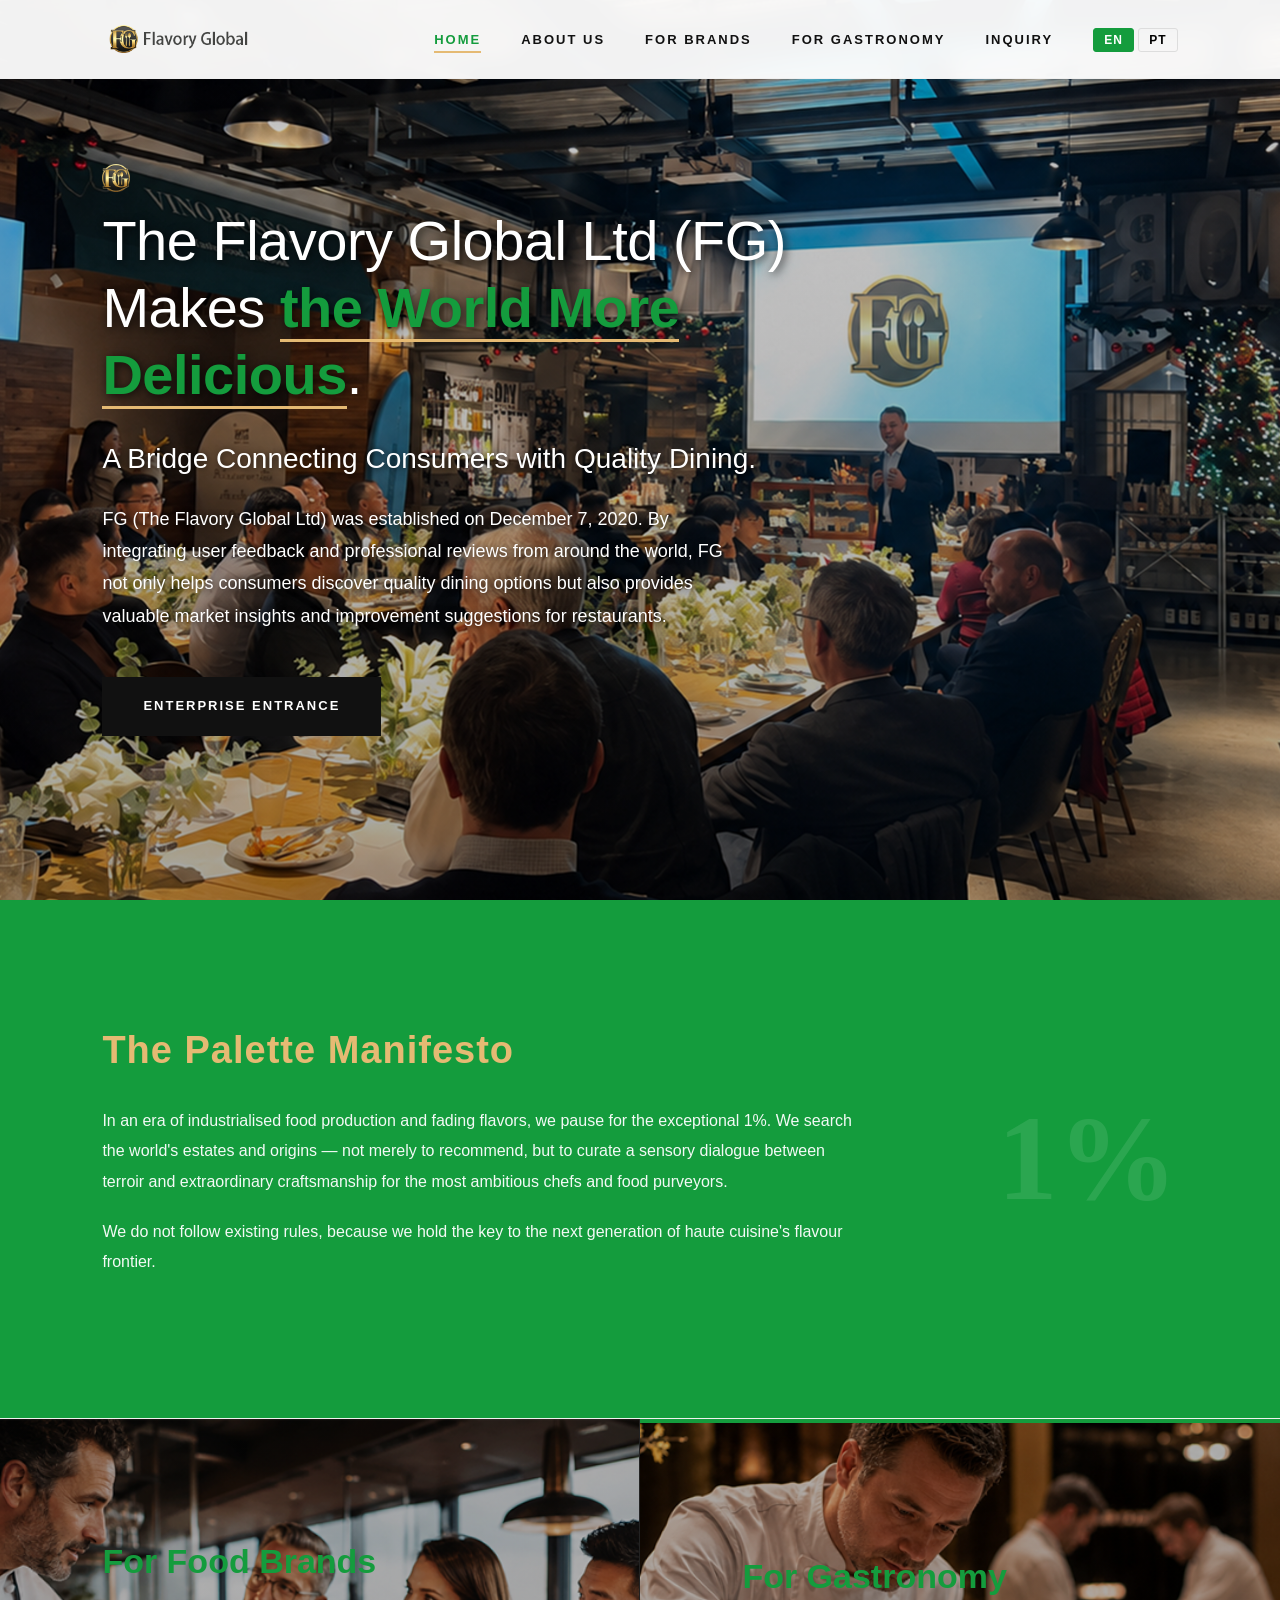
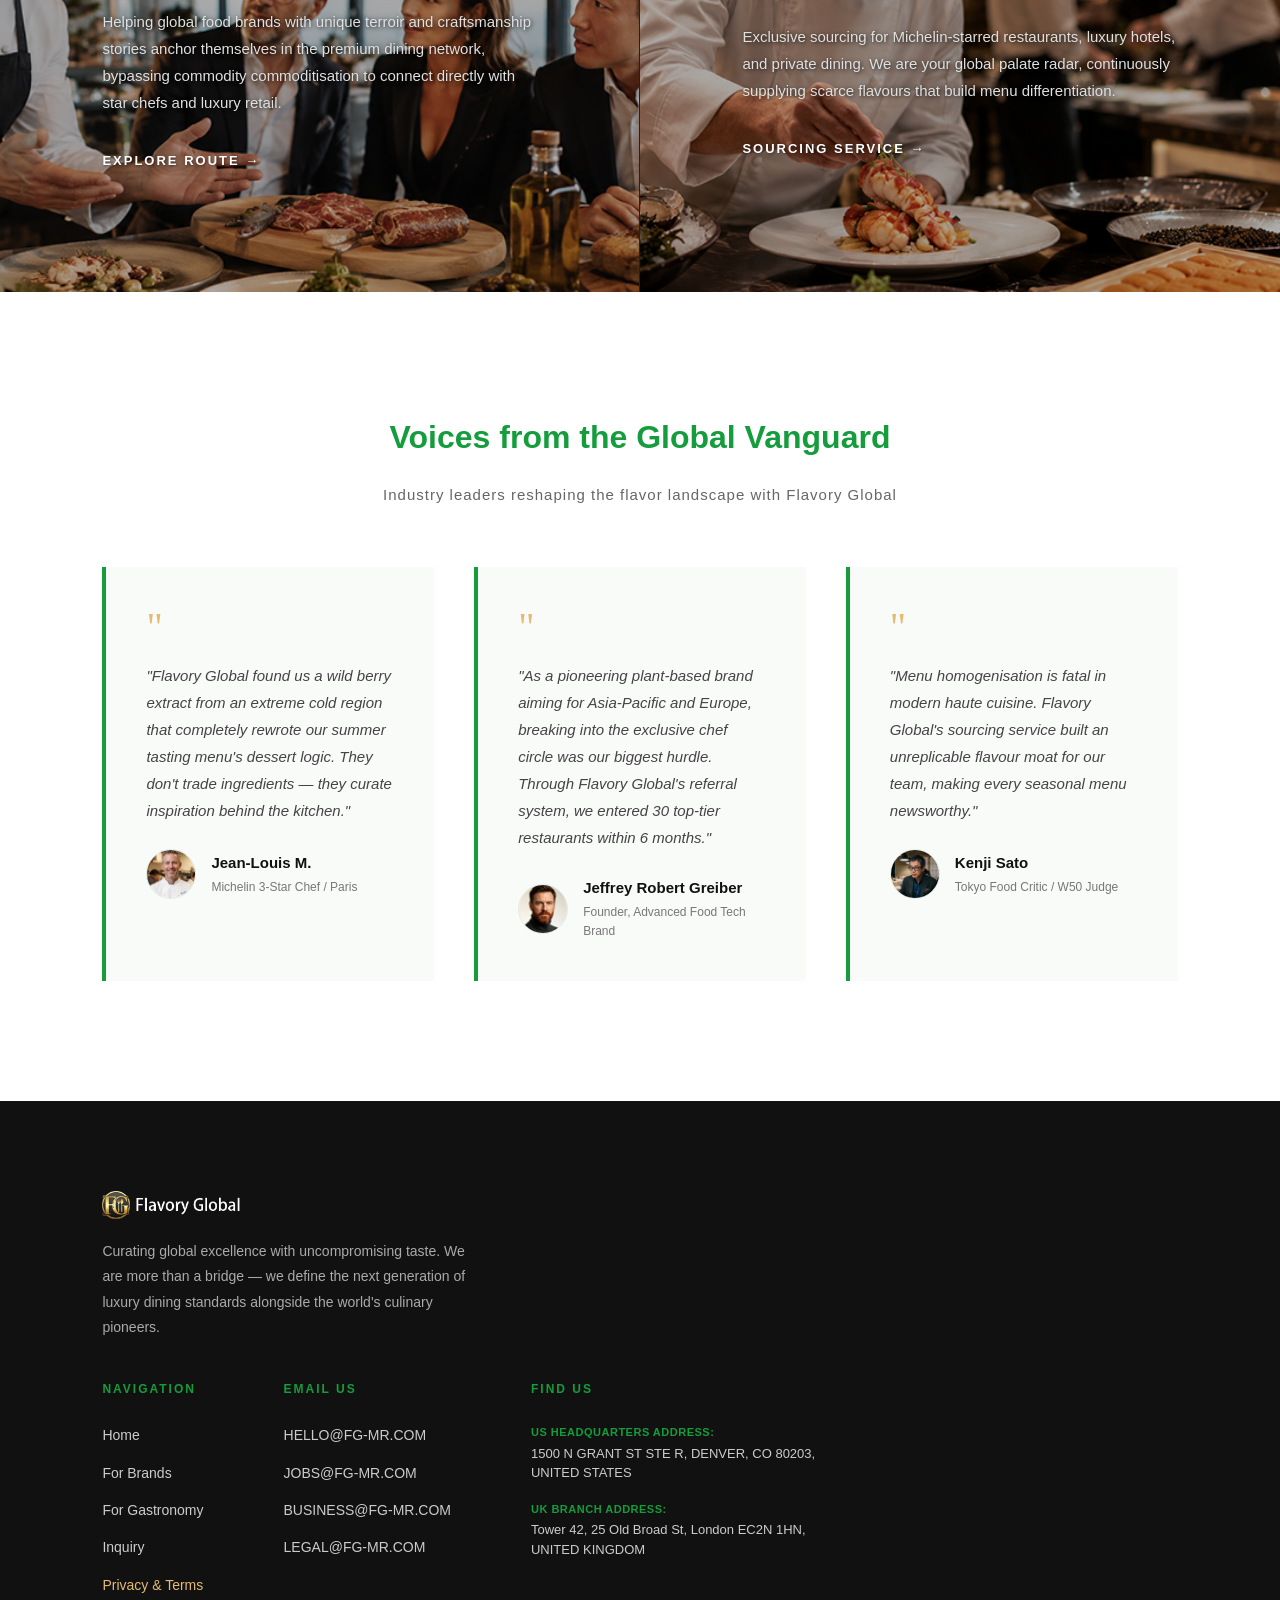
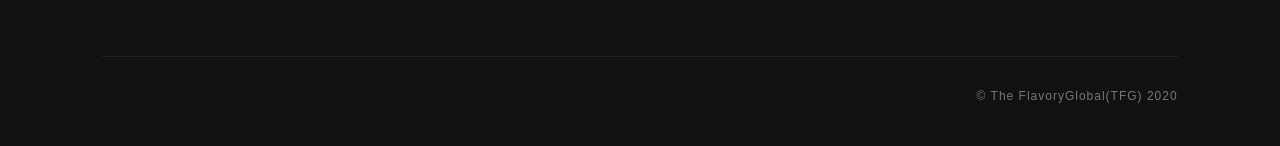
<file: index.html>
<!DOCTYPE html>

<html lang="en">
<head>
<meta charset="utf-8"/>
<meta content="width=device-width, initial-scale=1.0" name="viewport"/>
<link rel="icon" type="image/png" href="images/badge.png">
    <title>Flavory Global | Global Food Curator</title>
<style>
        * { margin: 0; padding: 0; box-sizing: border-box; }
        body { font-family: -apple-system, BlinkMacSystemFont, "Segoe UI", Roboto, "Helvetica Neue", Arial, sans-serif; background-color: #ffffff; color: #111111; line-height: 1.6; overflow-x: hidden; }
        a { text-decoration: none; color: inherit; transition: all 0.3s ease; }
        
        .badge { height: 28px; display: inline-block; vertical-align: middle; margin-bottom: 15px; }

        .hero-banner { 
            height: 100vh; 
            display: flex; 
            align-items: center; 
            padding: 0 8%; 
            background: linear-gradient(rgba(0,0,0,0.2), rgba(0,0,0,0.35)), url('images/home-hero-bg-v2.png') no-repeat center center/cover; 
            position: relative; 
            animation: fadeIn 1.2s ease; 
        }
        .hero-content { max-width: 850px; }
        .hero h1 { 
            font-size: 56px; 
            font-weight: 400; 
            line-height: 1.2; 
            letter-spacing: -0.5px; 
            margin-bottom: 30px; 
            color: #ffffff; 
            text-shadow: 2px 2px 10px rgba(0, 0, 0, 0.75); 
        }
        .hero h1 b { font-weight: 800; color: #149C3D; border-bottom: 3px solid #E5BA73; }
        .hero h2 {
            font-size: 28px;
            font-weight: 400;
            color: #ffffff;
            margin-bottom: 25px;
            line-height: 1.4;
            text-shadow: 1px 1px 6px rgba(0, 0, 0, 0.7);
        }
        .hero p { 
            font-size: 18px; 
            color: #ffffff; 
            max-width: 650px; 
            margin-bottom: 45px; 
            font-weight: 300; 
            line-height: 1.8; 
            text-shadow: 1px 1px 6px rgba(0, 0, 0, 0.7); 
        }
        .cta-btn { display: inline-block; padding: 18px 40px; background-color: #111111; color: #ffffff; font-size: 13px; letter-spacing: 2px; font-weight: 600; text-transform: uppercase; border: 1px solid #111111; }
        .cta-btn:hover { background-color: #149C3D; border-color: #149C3D; color: #ffffff; transform: translateY(-3px); box-shadow: 0 10px 20px rgba(20,156,61,0.2); }

        .stats-section { padding: 80px 8%; display: flex; justify-content: space-between; background-color: #ffffff; border-bottom: 1px solid #f0f0f0; }
        .stat-card { text-align: center; width: 22%; }
        .stat-num { font-size: 48px; font-weight: 800; color: #149C3D; font-family: Georgia, serif; margin-bottom: 10px; }
        .stat-num span { color: #E5BA73; }
        .stat-label { font-size: 14px; color: #666666; letter-spacing: 1px; }

        .manifesto-banner { background-color: #149C3D; color: #ffffff; padding: 120px 8%; display: flex; align-items: center; justify-content: space-between; gap: 60px; }
        .manifesto-text { max-width: 750px; }
        .manifesto-text h2 { font-size: 38px; font-weight: 700; margin-bottom: 25px; letter-spacing: 1px; color: #E5BA73; }
        .manifesto-text p { font-size: 16px; line-height: 1.9; opacity: 0.95; font-weight: 300; margin-bottom: 20px; }
        .manifesto-accent { font-size: 120px; font-weight: 800; color: rgba(255,255,255,0.1); font-family: Georgia, serif; line-height: 1; }

        .split-section { display: flex; width: 100%; border-top: 1px solid #f0f0f0; }
        .split-card { 
            width: 50%; 
            padding: 120px 8%; 
            display: flex; 
            flex-direction: column; 
            justify-content: center; 
            position: relative; 
            transition: all 0.4s ease; 
            background-repeat: no-repeat;
            background-position: center;
            background-size: cover;
        }
        .split-card:first-child { 
            border-right: 1px solid #222222; 
            background-image: linear-gradient(rgba(0, 0, 0, 0.3), rgba(0, 0, 0, 0.3)), url('images/home-split-brands-v1.png');
        }
        .split-card:last-child { 
            border-top: 4px solid #149C3D; 
            background-image: linear-gradient(rgba(0, 0, 0, 0.3), rgba(0, 0, 0, 0.3)), url('images/home-split-gastro-v1.png');
        }
        .split-card:hover { transform: translateY(-5px); box-shadow: 0 15px 30px rgba(0,0,0,0.2); z-index: 2; }
        .split-card h2 { font-size: 34px; font-weight: 400; margin-bottom: 25px; line-height: 1.3; color: #ffffff; text-shadow: 1px 1px 5px rgba(0,0,0,0.8); }
        .split-card h2 span { color: #149C3D; font-weight: 800; text-shadow: none; }
        .split-card p { color: #e0e0e0; margin-bottom: 35px; font-size: 15px; max-width: 480px; line-height: 1.8; text-shadow: 1px 1px 4px rgba(0,0,0,0.8); }
        .arrow-link { font-size: 13px; font-weight: 700; letter-spacing: 2px; text-transform: uppercase; color: #ffffff; display: inline-flex; align-items: center; gap: 8px; text-shadow: 1px 1px 3px rgba(0,0,0,0.5); }
        .arrow-link:hover { color: #E5BA73; }

        .reviews-section { padding: 120px 8%; background-color: #ffffff; text-align: center; }
        .section-title { font-size: 32px; font-weight: 700; color: #111111; margin-bottom: 20px; }
        .section-title span { color: #149C3D; }
        .section-subtitle { font-size: 15px; color: #666666; margin-bottom: 60px; letter-spacing: 1px; }
        .reviews-grid { display: grid; grid-template-columns: repeat(3, 1fr); gap: 40px; text-align: left; }
        .review-card { padding: 40px; background-color: #f9fbf9; border-left: 4px solid #149C3D; transition: all 0.3s; }
        .review-card:hover { transform: translateY(-5px); box-shadow: 0 10px 25px rgba(0,0,0,0.03); }
        .quote-icon { font-size: 40px; color: #E5BA73; font-family: Georgia, serif; line-height: 1; margin-bottom: 15px; display: block; }
        .review-text { font-size: 15px; color: #444444; line-height: 1.8; margin-bottom: 25px; font-style: italic; }
        .review-author { display: flex; align-items: center; gap: 15px; }
        .author-avatar-img { width: 50px; height: 50px; border-radius: 50%; object-fit: cover; border: 1px solid #e2ede5; background-color: #f0f0f0; }
        .author-info h5 { font-size: 15px; font-weight: 700; color: #111111; margin-bottom: 3px; }
        .author-info p { font-size: 12px; color: #777777; }

        @media (max-width: 960px) {
            .hero h1 { font-size: 36px; }
            .hero h2 { font-size: 22px; }
            .split-card { padding: 80px 5%; }
            .reviews-grid { grid-template-columns: repeat(2, 1fr); }
            .manifesto-banner { flex-direction: column; text-align: center; padding: 80px 5%; }
            .manifesto-accent { display: none; }
        }
        @media (max-width: 720px) {
            .hero-banner { padding-top: 80px; }
            .hero h1 { font-size: 30px; }
            .hero h2 { font-size: 20px; }
            .hero p { font-size: 15px; }
            .badge { height: 20px; margin-bottom: 10px; }
            .stats-section { flex-direction: column; gap: 40px; padding: 60px 5%; }
            .stat-card { width: 100%; }
            .split-section { flex-direction: column; }
            .split-card { width: 100%; padding: 60px 5%; border-right: none; }
            .split-card:last-child { border-top: none; }
            .reviews-section { padding: 60px 5%; }
            .reviews-grid { grid-template-columns: 1fr; }
        }
        @keyframes fadeIn { from { opacity: 0; transform: translateY(15px); } to { opacity: 1; transform: translateY(0); } }
    </style>
<link href="css/components.css" rel="stylesheet"/>
</head>
<body>
<site-header id="index_site-header"></site-header>
<section class="hero hero-banner" id="index_hero">
<div class="hero-content" id="index_hero-content">
<img alt="Flavory Global Badge" class="badge" id="index_badge" src="images/badge.png"/>
<h1 id="index_hero-title">
<span class="lang-en" id="index_hero-title-en">The Flavory Global Ltd (FG) Makes <b id="index_hero-bold">the World More Delicious</b>.</span>
<span class="lang-pt" hidden="" id="index_hero-title-pt">The Flavory Global Ltd (FG) Torna o Mundo <b id="index_hero-bold-pt">Mais Saboroso</b>.</span>
</h1>
<h2 id="index_hero-subtitle">
<span class="lang-en" id="index_hero-subtitle-en">A Bridge Connecting Consumers with Quality Dining.</span>
<span class="lang-pt" hidden="" id="index_hero-subtitle-pt">Uma Ponte Conectando Consumidores a Gastronomia de Qualidade.</span>
</h2>
<p id="index_hero-desc">
<span class="lang-en" id="index_hero-desc-en">FG (The Flavory Global Ltd) was established on December 7, 2020. By integrating user feedback and professional reviews from around the world, FG not only helps consumers discover quality dining options but also provides valuable market insights and improvement suggestions for restaurants.</span>
<span class="lang-pt" hidden="" id="index_hero-desc-pt">A FG (The Flavory Global Ltd) foi fundada em 7 de dezembro de 2020. Integrando feedback de usuarios e avaliacoes profissionais de todo o mundo, a FG nao apenas ajuda consumidores a descobrir opcoes gastronomicas de qualidade, mas tambem fornece insights valiosos de mercado e sugestoes de melhoria para restaurantes.</span>
</p>
<a class="cta-btn" href="inquiry.html" id="index_cta-btn">
<span class="lang-en" id="index_cta-en">Enterprise Entrance</span>
<span class="lang-pt" hidden="" id="index_cta-pt">Acesso Corporativo</span>
</a>
</div>
</section>
<section class="stats-section" id="index_stats" style="display:none">
<div class="stat-card" id="index_stat-card-1">
<div class="stat-num" id="index_stat-num-1">45<span id="index_stat-plus-1">+</span></div>
<div class="stat-label" id="index_stat-label-1">
<span class="lang-en" id="index_stat-label-1-en">Countries &amp; Terroirs Covered</span>
<span class="lang-pt" hidden="" id="index_stat-label-1-pt">Paises &amp; Territorios Atendidos</span>
</div>
</div>
<div class="stat-card" id="index_stat-card-2">
<div class="stat-num" id="index_stat-num-2">120<span id="index_stat-plus-2">+</span></div>
<div class="stat-label" id="index_stat-label-2">
<span class="lang-en" id="index_stat-label-2-en">Michelin-starred Chefs Partnered</span>
<span class="lang-pt" hidden="" id="index_stat-label-2-pt">Chefs Estrelados em Parceria</span>
</div>
</div>
<div class="stat-card" id="index_stat-card-3">
<div class="stat-num" id="index_stat-num-3">300<span id="index_stat-plus-3">+</span></div>
<div class="stat-label" id="index_stat-label-3">
<span class="lang-en" id="index_stat-label-3-en">Premium Innovative Foods Curated</span>
<span class="lang-pt" hidden="" id="index_stat-label-3-pt">Alimentos Inovadores Selecionados</span>
</div>
</div>
<div class="stat-card" id="index_stat-card-4">
<div class="stat-num" id="index_stat-num-4">98<span id="index_stat-percent-4">%</span></div>
<div class="stat-label" id="index_stat-label-4">
<span class="lang-en" id="index_stat-label-4-en">Global Brand Retention Rate</span>
<span class="lang-pt" hidden="" id="index_stat-label-4-pt">Taxa de Retencao Global</span>
</div>
</div>
</section>
<section class="manifesto-banner" id="index_manifesto">
<div class="manifesto-text" id="index_manifesto-text">
<h2 id="index_manifesto-title">
<span class="lang-en" id="index_manifesto-title-en">The Palette Manifesto</span>
<span class="lang-pt" hidden="" id="index_manifesto-title-pt">O Manifesto do Paladar</span>
</h2>
<p id="index_manifesto-p1">
<span class="lang-en" id="index_manifesto-p1-en">In an era of industrialised food production and fading flavors, we pause for the exceptional 1%. We search the world's estates and origins — not merely to recommend, but to curate a sensory dialogue between terroir and extraordinary craftsmanship for the most ambitious chefs and food purveyors.</span>
<span class="lang-pt" hidden="" id="index_manifesto-p1-pt">Numa era de producao industrializada e sabores enfraquecidos, paramos para o 1% excepcional. Percorremos fazendas e origens do mundo — nao apenas para recomendar, mas para curar um dialogo sensorial entre terroir e artesanato extraordinario para os chefs mais ambiciosos.</span>
</p>
<p id="index_manifesto-p2">
<span class="lang-en" id="index_manifesto-p2-en">We do not follow existing rules, because we hold the key to the next generation of haute cuisine's flavour frontier.</span>
<span class="lang-pt" hidden="" id="index_manifesto-p2-pt">Nao seguimos regras existentes, pois possuimos a chave para a proxima geracao da fronteira de sabores da alta gastronomia.</span>
</p>
</div>
<div class="manifesto-accent" id="index_manifesto-accent">1%</div>
</section>
<section class="split-section" id="index_split-section">
<div class="split-card" id="index_split-card-1">
<h2 id="index_split-h2-1">
<span class="lang-en" id="index_split-h2-1-en">For Food <span id="index_split-h2-1-highlight">Brands</span></span>
<span class="lang-pt" hidden="" id="index_split-h2-1-pt">Para <span id="index_split-h2-1-highlight-pt">Marcas</span> Alimenticias</span>
</h2>
<p id="index_split-p-1">
<span class="lang-en" id="index_split-p1-en">Helping global food brands with unique terroir and craftsmanship stories anchor themselves in the premium dining network, bypassing commodity commoditisation to connect directly with star chefs and luxury retail.</span>
<span class="lang-pt" hidden="" id="index_split-p1-pt">Ajudamos marcas alimenticias globais com historias unicas de terroir a se posicionarem na rede gastronomica premium, conectando-se diretamente com chefs estrelados e varejo de luxo.</span>
</p>
<a class="arrow-link" href="brands.html" id="index_split-link-1">
<span class="lang-en" id="index_split-link-1-en">Explore Route →</span>
<span class="lang-pt" hidden="" id="index_split-link-1-pt">Explorar Rota →</span>
</a>
</div>
<div class="split-card" id="index_split-card-2">
<h2 id="index_split-h2-2">
<span class="lang-en" id="index_split-h2-2-en">For <span id="index_split-h2-2-highlight" style="color:#149C3D;">Gastronomy</span></span>
<span class="lang-pt" hidden="" id="index_split-h2-2-pt">Para a <span id="index_split-h2-2-highlight-pt" style="color:#149C3D;">Gastronomia</span></span>
</h2>
<p id="index_split-p-2">
<span class="lang-en" id="index_split-p2-en">Exclusive sourcing for Michelin-starred restaurants, luxury hotels, and private dining. We are your global palate radar, continuously supplying scarce flavours that build menu differentiation.</span>
<span class="lang-pt" hidden="" id="index_split-p2-pt">Fornecimento exclusivo para restaurantes estrelados, hoteis de luxo e jantares privados. Somos seu radar global de paladar, fornecendo continuamente sabores raros que constroem diferenciacao de menu.</span>
</p>
<a class="arrow-link" href="gastronomy.html" id="index_split-link-2">
<span class="lang-en" id="index_split-link-2-en">Sourcing Service →</span>
<span class="lang-pt" hidden="" id="index_split-link-2-pt">Servico de Fornecimento →</span>
</a>
</div>
</section>
<section class="reviews-section" id="index_reviews">
<h3 class="section-title" id="index_reviews-title">
<span class="lang-en" id="index_reviews-title-en">Voices from the <span id="index_reviews-title-highlight">Global Vanguard</span></span>
<span class="lang-pt" hidden="" id="index_reviews-title-pt">Vozes da <span id="index_reviews-title-highlight-pt">Vanguarda Global</span></span>
</h3>
<p class="section-subtitle" id="index_reviews-subtitle">
<span class="lang-en" id="index_reviews-sub-en">Industry leaders reshaping the flavor landscape with Flavory Global</span>
<span class="lang-pt" hidden="" id="index_reviews-sub-pt">Lideres do setor transformando o cenario de sabores com a Flavory Global</span>
</p>
<div class="reviews-grid" id="index_reviews-grid">
<div class="review-card" id="index_review-card-1">
<span class="quote-icon" id="index_quote-1">"</span>
<p class="review-text" id="index_review-text-1">
<span class="lang-en" id="index_review-1-en">"Flavory Global found us a wild berry extract from an extreme cold region that completely rewrote our summer tasting menu's dessert logic. They don't trade ingredients — they curate inspiration behind the kitchen."</span>
<span class="lang-pt" hidden="" id="index_review-1-pt">"A Flavory Global encontrou um extrato de frutas silvestres de uma regiao de frio extremo que reescreveu completamente a logica da sobremesa do nosso menu de verao. Eles nao comercializam ingredientes — eles curam a inspiracao por tras da cozinha."</span>
</p>
<div class="review-author" id="index_review-author-1">
<img alt="Chef Jean-Louis M." class="author-avatar-img" id="index_avatar-chef" src="images/home-avatar-chef-v1.jpg"/>
<div class="author-info" id="index_author-info-1">
<h5 id="index_author-name-1">Jean-Louis M.</h5>
<p id="index_author-role-1">
<span class="lang-en" id="index_author-role-1-en">Michelin 3-Star Chef / Paris</span>
<span class="lang-pt" hidden="" id="index_author-role-1-pt">Chef 3 Estrelas Michelin / Paris</span>
</p>
</div>
</div>
</div>
<div class="review-card" id="index_review-card-2">
<span class="quote-icon" id="index_quote-2">"</span>
<p class="review-text" id="index_review-text-2">
<span class="lang-en" id="index_review-2-en">"As a pioneering plant-based brand aiming for Asia-Pacific and Europe, breaking into the exclusive chef circle was our biggest hurdle. Through Flavory Global's referral system, we entered 30 top-tier restaurants within 6 months."</span>
<span class="lang-pt" hidden="" id="index_review-2-pt">"Como uma marca pioneira de base vegetal com destino a Asia-Pacifico e Europa, entrar no circulo exclusivo de chefs era nosso maior desafio. Atraves do sistema de indicacao da Flavory Global, entramos em 30 restaurantes de alto nivel em 6 meses."</span>
</p>
<div class="review-author" id="index_review-author-2">
<img alt="CEO Jeffrey Robert Greiber" class="author-avatar-img" id="index_avatar-ceo" src="images/home-avatar-ceo-v1.jpg"/>
<div class="author-info" id="index_author-info-2">
<h5 id="index_author-name-2">Jeffrey Robert Greiber</h5>
<p id="index_author-role-2">
<span class="lang-en" id="index_author-role-2-en">Founder, Advanced Food Tech Brand</span>
<span class="lang-pt" hidden="" id="index_author-role-2-pt">Fundadora, Marca de Tecnologia Alimentar</span>
</p>
</div>
</div>
</div>
<div class="review-card" id="index_review-card-3">
<span class="quote-icon" id="index_quote-3">"</span>
<p class="review-text" id="index_review-text-3">
<span class="lang-en" id="index_review-3-en">"Menu homogenisation is fatal in modern haute cuisine. Flavory Global's sourcing service built an unreplicable flavour moat for our team, making every seasonal menu newsworthy."</span>
<span class="lang-pt" hidden="" id="index_review-3-pt">"A homogeneizacao de menus e fatal na alta gastronomia moderna. O servico de fornecimento da Flavory Global construiu um fosso de sabor inimitavel para nossa equipe, tornando cada menu sazonal digno de nota."</span>
</p>
<div class="review-author" id="index_review-author-3">
<img alt="Kenji Sato" class="author-avatar-img" id="index_avatar-critic" src="images/home-avatar-critic-v1.jpg"/>
<div class="author-info" id="index_author-info-3">
<h5 id="index_author-name-3">Kenji Sato</h5>
<p id="index_author-role-3">
<span class="lang-en" id="index_author-role-3-en">Tokyo Food Critic / W50 Judge</span>
<span class="lang-pt" hidden="" id="index_author-role-3-pt">Critico Gastronomico / Jurado W50</span>
</p>
</div>
</div>
</div>
</div>
</section>
<site-footer id="index_site-footer"></site-footer>
<script src="js/i18n.js"></script>
<script src="js/components.js"></script>
</body>
</html>
</file>
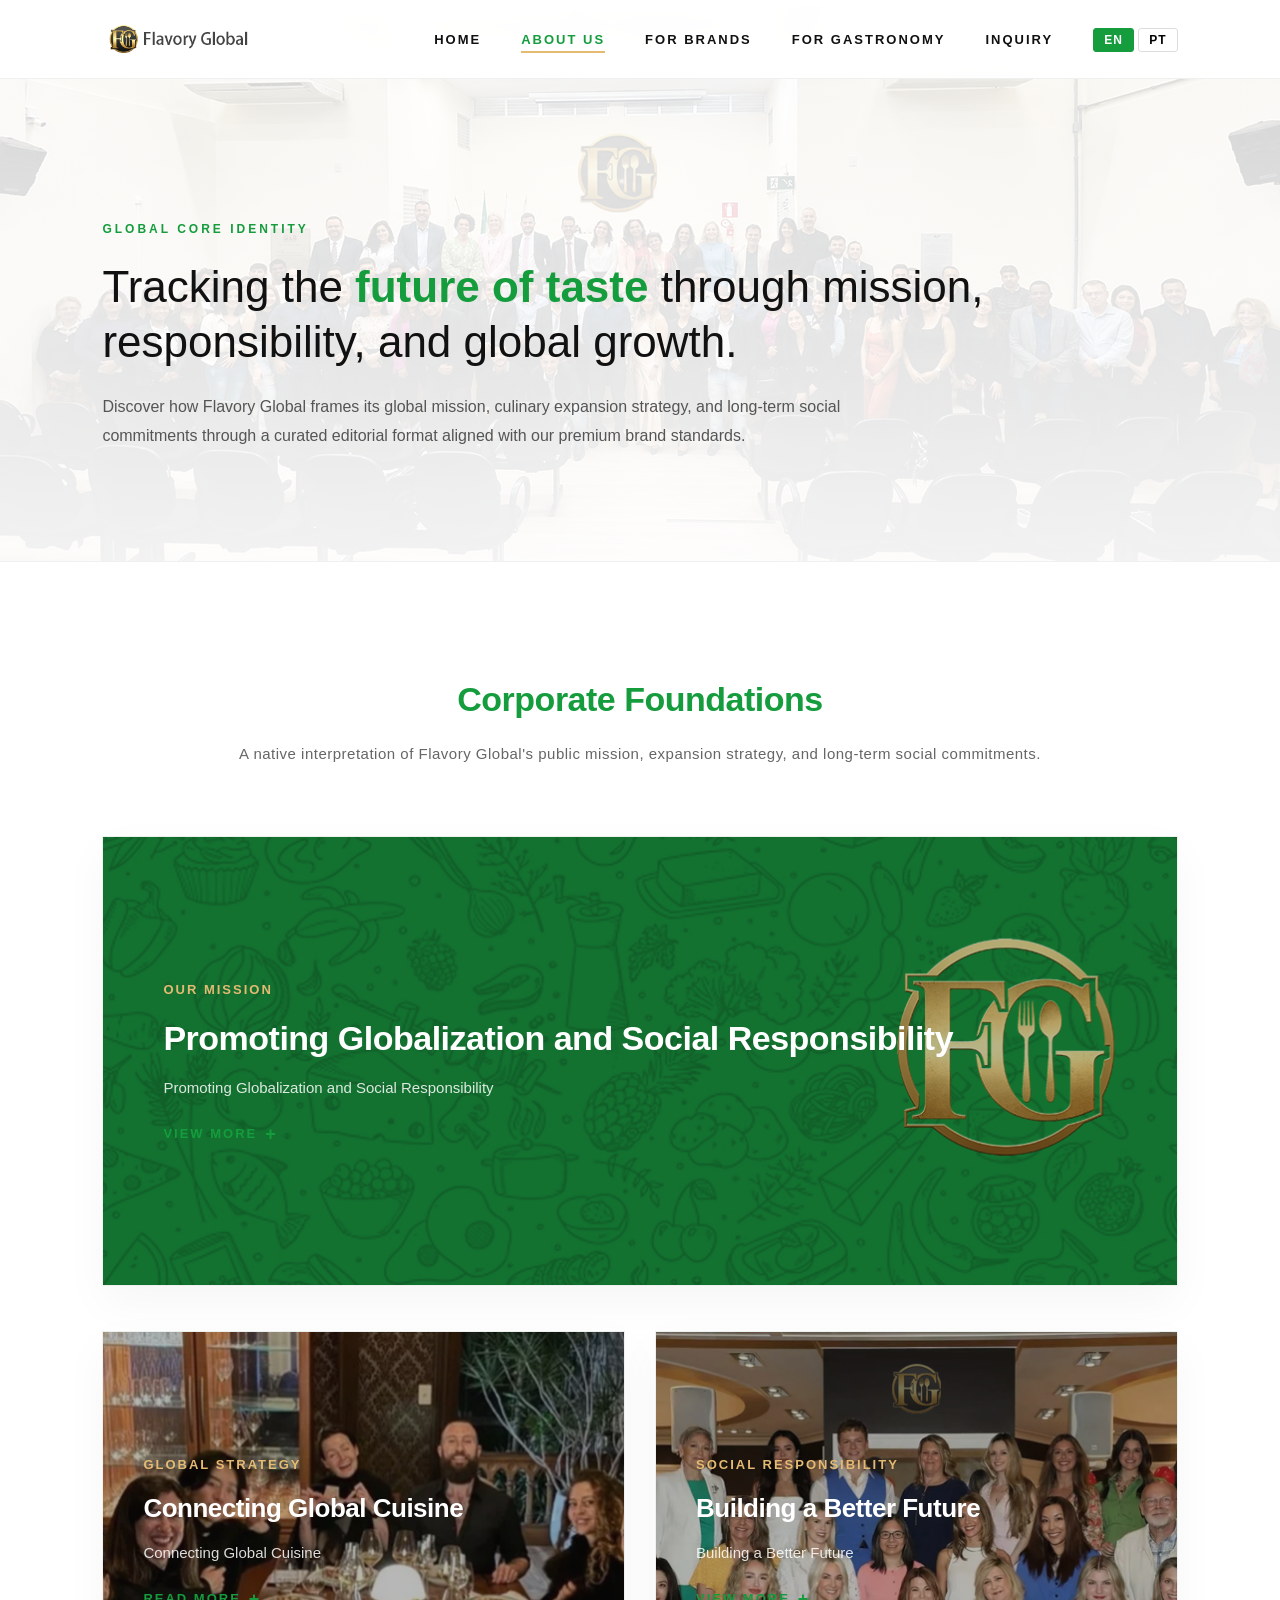
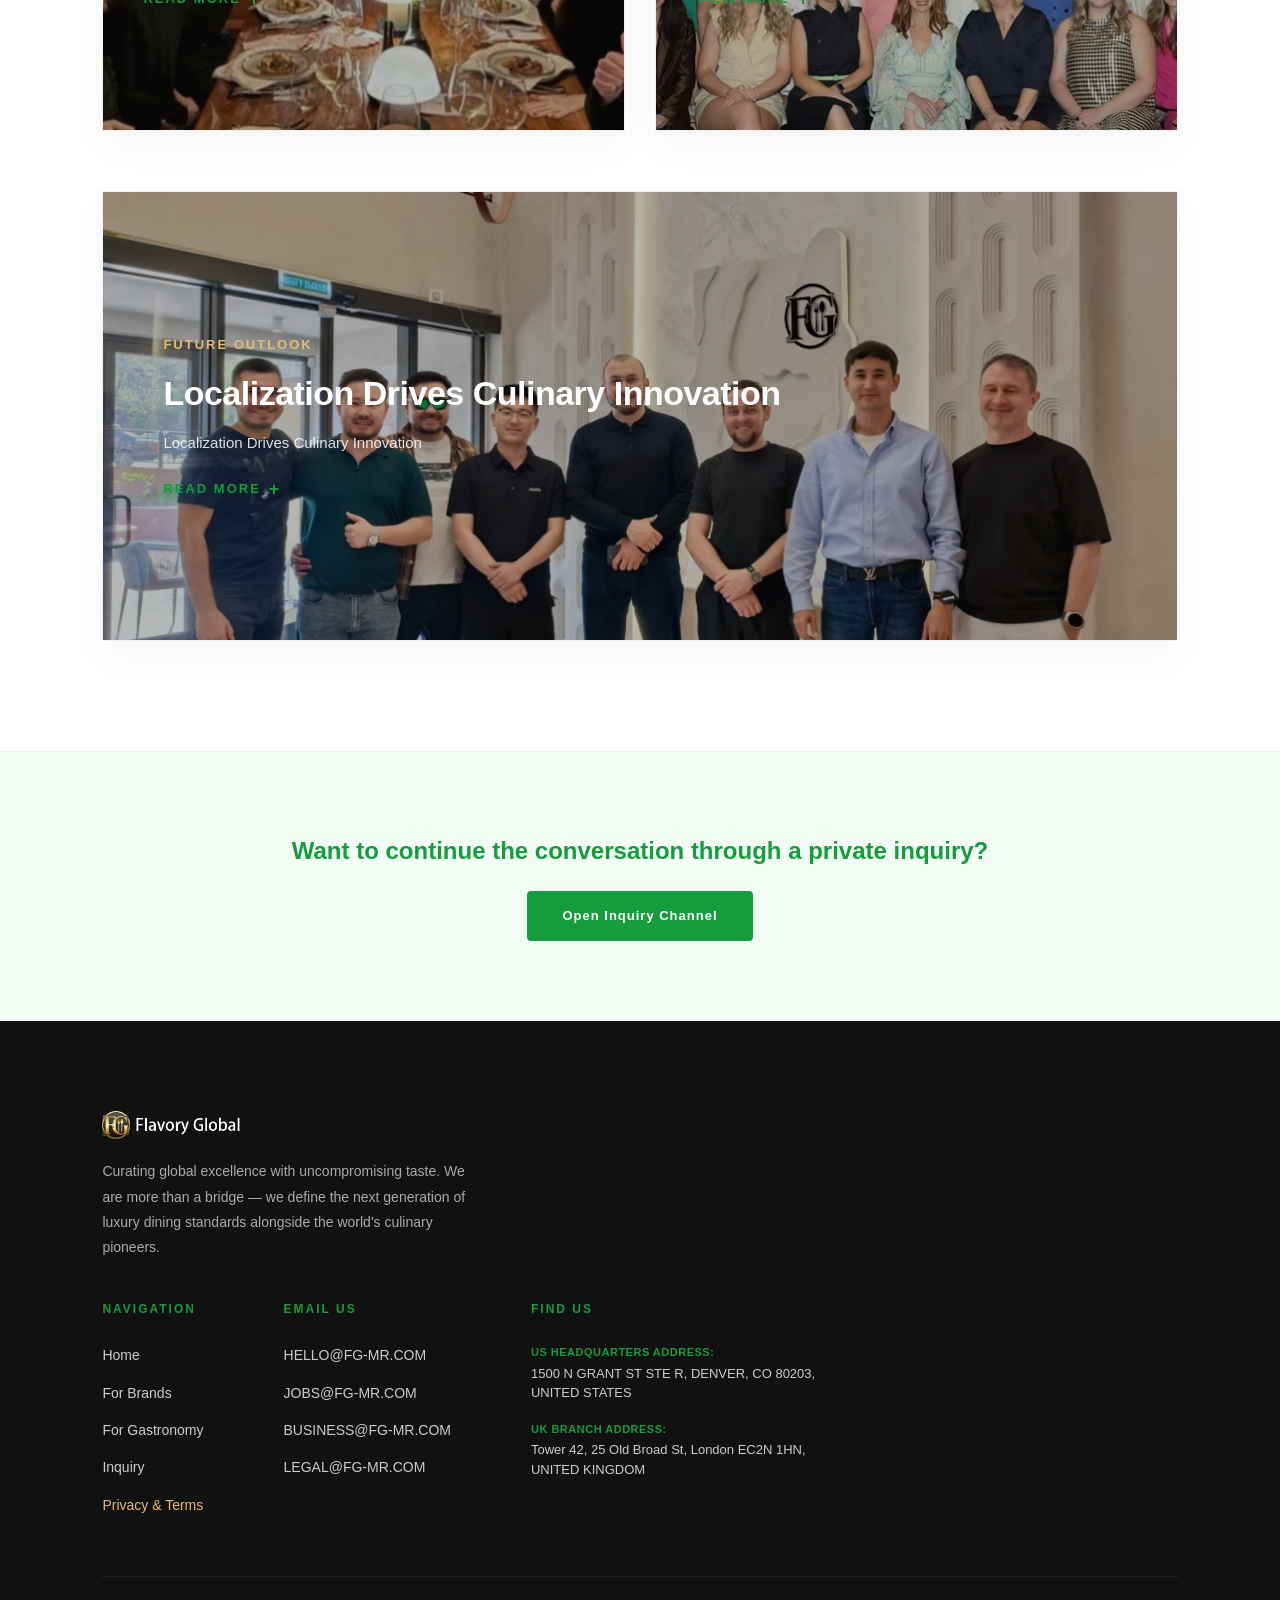
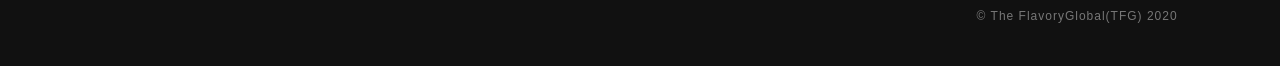
<file: aboutUs.html>
<!DOCTYPE html>

<html lang="en">
<head>
<meta charset="utf-8"/>
<meta content="width=device-width, initial-scale=1.0" name="viewport"/>
<link rel="icon" type="image/png" href="images/badge.png">
    <title>About Us | Flavory Global</title>
<style>
* { margin: 0; padding: 0; box-sizing: border-box; }
body {
  font-family: -apple-system, BlinkMacSystemFont, "Segoe UI", Roboto, sans-serif;
  background-color: #ffffff;
  color: #111111;
  line-height: 1.6;
  overflow-x: hidden;
}
a { text-decoration: none; color: inherit; transition: all 0.3s ease; }

.container-1200 {
  max-width: 1200px;
  margin: 0 auto;
  width: 100%;
}

.inner-hero {
  padding: 220px 8% 110px 8%;
  background: linear-gradient(rgba(255,255,255,0.82), rgba(255,255,255,0.95)), url("images/about-hero-bg.png") no-repeat center center/cover;
  border-bottom: 1px solid #f0f0f0;
  animation: fadeIn 1s ease;
}
.page-indicator {
  font-size: 12px;
  text-transform: uppercase;
  letter-spacing: 3px;
  color: #149c3d;
  font-weight: 700;
  margin-bottom: 20px;
  display: block;
}
.inner-hero h1 {
  font-size: 44px;
  font-weight: 400;
  color: #111111;
  max-width: 900px;
  margin-bottom: 24px;
  line-height: 1.25;
}
.inner-hero h1 b { color: #149c3d; font-weight: 800; }
.inner-hero p {
  font-size: 16px;
  color: #555555;
  max-width: 800px;
  line-height: 1.8;
}

.news-section {
  padding: 110px 8%;
  background-color: #ffffff;
}
.section-heading {
  text-align: center;
  margin-bottom: 70px;
}
.section-heading h2 { font-size: 34px; font-weight: 700; margin-bottom: 16px; letter-spacing: -0.5px; }
.section-heading h2 span { color: #149c3d; }
.section-heading p { font-size: 15px; color: #666666; letter-spacing: 0.5px; }

.news-list { display: flex; flex-direction: column; gap: 45px; }

.news-grid-row {
  display: grid;
  grid-template-columns: repeat(2, 1fr);
  gap: 30px;
}

.news-item-container { display: flex; flex-direction: column; }

.news-card {
  position: relative;
  height: 450px;
  display: flex;
  flex-direction: column;
  justify-content: center;
  border: 1px solid #edf1ed;
  background: #111111;
  box-shadow: 0 16px 42px rgba(17,17,17,0.04);
  overflow: hidden;
  transition: transform 0.3s ease, box-shadow 0.3s ease;
}
.news-grid-row .news-card {
  height: 400px;
}
.news-card:hover {
  transform: translateY(-4px);
  box-shadow: 0 16px 30px rgba(20,156,61,0.12);
}
.news-card-bg {
  position: absolute;
  inset: 0;
  background-size: cover;
  background-position: center;
  z-index: 1;
  transition: transform 0.6s ease;
}
.news-card:hover .news-card-bg { transform: scale(1.03); }

.news-card::after {
  content: "";
  position: absolute;
  inset: 0;
  background: rgba(17,17,17,0.3);
  z-index: 2;
}

.news-card-content {
  position: relative;
  z-index: 3;
  padding: 40px 60px;
  display: flex;
  flex-direction: column;
  justify-content: center;
}
.news-grid-row .news-card-content {
  padding: 30px 40px;
}
.news-kicker {
  font-size: 13px;
  letter-spacing: 2px;
  text-transform: uppercase;
  color: #e5ba73;
  font-weight: 700;
  display: block;
  margin-bottom: 16px;
}
.news-card h3 {
  font-size: 34px;
  font-weight: 700;
  color: #ffffff;
  margin-bottom: 16px;
  line-height: 1.25;
  letter-spacing: -0.5px;
}
.news-grid-row .news-card h3 {
  font-size: 26px;
}
.news-summary {
  font-size: 15px;
  color: rgba(255,255,255,0.85);
  line-height: 1.7;
  margin-bottom: 24px;
  max-width: 850px;
}
.news-toggle {
  display: inline-flex;
  align-items: center;
  gap: 8px;
  width: fit-content;
  border: none;
  background: transparent;
  color: #149c3d;
  font-size: 13px;
  font-weight: 700;
  letter-spacing: 2px;
  text-transform: uppercase;
  cursor: pointer;
  padding: 0;
}
.news-toggle:hover { color: #e5ba73; }
.news-toggle::after { content: "+"; font-size: 18px; line-height: 1; }
.news-toggle[aria-expanded="true"]::after { content: "-"; }

.news-detail-wrapper {
  max-height: 0;
  overflow: hidden;
  opacity: 0;
  margin-top: 0;
  transition: max-height 0.4s ease, opacity 0.3s ease, margin-top 0.3s ease;
}
.news-detail-wrapper[hidden] { display: none; }
.news-detail-wrapper.open { max-height: 2000px; opacity: 1; margin-top: 15px; }
.news-detail-inner { padding: 35px; background: #fcfcfc; border-left: 4px solid #149c3d; display: flex; flex-direction: column; gap: 16px; border-right: 1px solid #edf1ed; border-bottom: 1px solid #edf1ed; }
.news-detail-wrapper p { font-size: 15px; color: #444444; line-height: 1.85; }

.news-cta {
  background-color: #f4fcf6;
  padding: 80px 8%;
  text-align: center;
  border-top: 1px solid #e2f3e7;
}
.news-cta h4 { font-size: 24px; color: #111111; margin-bottom: 20px; }
.news-cta h4 span { color: #149c3d; }
.news-btn {
  display: inline-block;
  padding: 15px 35px;
  background-color: #149c3d;
  color: #ffffff;
  font-size: 13px;
  font-weight: 600;
  letter-spacing: 1px;
  border-radius: 4px;
}
.news-btn:hover { background-color: #111111; color: #e5ba73; }

@keyframes fadeIn { from { opacity: 0; } to { opacity: 1; } }

@media (max-width: 1240px) {
  .container-1200 { padding: 0 20px; }
}
@media (max-width: 960px) {
  .inner-hero { padding: 180px 6% 84px 6%; }
  .news-section, .news-cta, footer { padding-left: 6%; padding-right: 6%; }
  .news-grid-row { grid-template-columns: 1fr; gap: 30px; }
  .news-card { height: auto; min-height: 380px; }
  .news-grid-row .news-card { height: auto; min-height: 380px; }
  .news-card-content { padding: 30px; }
  .news-card h3 { font-size: 30px; }
}
@media (max-width: 768px) {
  .inner-hero { padding: 140px 5% 60px 5%; }
  .inner-hero h1 { font-size: 28px; }
  .inner-hero p, .news-summary, .news-detail-wrapper p { font-size: 14px; line-height: 1.6; }
  .news-section { padding: 60px 5%; }
  .news-list { gap: 20px; }
  .news-card { height: auto; min-height: 320px; }
  .news-card-content { padding: 24px 20px; }
  .news-card h3 { font-size: 24px; }
  .news-toggle { width: 100%; justify-content: flex-start; min-height: 44px; }
  .news-cta { padding: 50px 5%; }
}
</style>
<link href="css/components.css" rel="stylesheet"/>
</head>
<body>
<site-header id="aboutUs_site-header"></site-header>
<section class="inner-hero" id="aboutUs_inner-hero">
<div class="container-1200" id="aboutUs_container-1200">
<span class="page-indicator" id="aboutUs_page-indicator">
<span class="lang-en" id="aboutUs_lang-en">Global Core Identity</span>
<span class="lang-pt" hidden="" id="aboutUs_lang-pt">Identidade Central Global</span>
</span>
<h1 id="aboutUs_h1">
<span class="lang-en" id="aboutUs_lang-en_2">Tracking the <b id="aboutUs_b">future of taste</b> through mission, responsibility, and global growth.</span>
<span class="lang-pt" hidden="" id="aboutUs_lang-pt_2">Acompanhando o <b id="aboutUs_b_2">futuro do sabor</b> por meio de missao, responsabilidade e crescimento global.</span>
</h1>
<p id="aboutUs_p">
<span class="lang-en" id="aboutUs_lang-en_3">Discover how Flavory Global frames its global mission, culinary expansion strategy, and long-term social commitments through a curated editorial format aligned with our premium brand standards.</span>
<span class="lang-pt" hidden="" id="aboutUs_lang-pt_3">Descubra como a Flavory Global apresenta sua missao global, estrategia de expansao culinaria e compromissos sociais de longo prazo em um formato editorial alinhado aos nossos padroes de marca premium.</span>
</p>
</div>
</section>
<section class="news-section" id="aboutUs_news-section">
<div class="container-1200" id="aboutUs_container-1200_2">
<div class="section-heading" id="aboutUs_section-heading">
<h2 id="aboutUs_h2">
<span class="lang-en" id="aboutUs_lang-en_4">Corporate <span id="aboutUs_span">Foundations</span></span>
<span class="lang-pt" hidden="" id="aboutUs_lang-pt_4">Pilares <span id="aboutUs_span_2">Corporativos</span></span>
</h2>
<p id="aboutUs_p_2">
<span class="lang-en" id="aboutUs_lang-en_5">A native interpretation of Flavory Global's public mission, expansion strategy, and long-term social commitments.</span>
<span class="lang-pt" hidden="" id="aboutUs_lang-pt_5">Uma interpretacao nativa sobre a missao publica, estrategia de expansao e compromissos sociais da Flavory Global.</span>
</p>
</div>
<div class="news-list" id="aboutUs_news-list">
<!-- CARD 1: MISSION -->
<div class="news-item-container" id="aboutUs_news-item-container">
<article class="news-card" id="aboutUs_news-card">
<div class="news-card-bg" id="aboutUs_news-card-bg" style="background-image: url('images/about-card-mission.png')"></div>
<div class="news-card-content" id="aboutUs_news-card-content">
<span class="news-kicker" id="aboutUs_news-kicker"><span class="lang-en">OUR MISSION</span><span class="lang-pt" hidden>NOSSA MISSAO</span></span>
<h3 id="aboutUs_h3">
<span class="lang-en" id="aboutUs_lang-en_6">Promoting Globalization and Social Responsibility</span>
<span class="lang-pt" hidden="" id="aboutUs_lang-pt_6">Promovendo Globalizacao e Responsabilidade Social</span>
</h3>
<p class="news-summary" id="aboutUs_news-summary">
<span class="lang-en" id="aboutUs_lang-en_7">Promoting Globalization and Social Responsibility</span>
<span class="lang-pt" hidden="" id="aboutUs_lang-pt_7">Promovendo Globalizacao e Responsabilidade Social</span>
</p>
<button aria-controls="news-detail-1" aria-expanded="false" class="news-toggle" data-less-en="Show less" data-less-pt="Mostrar menos" data-more-en="View more" data-more-pt="Ver mais" id="aboutUs_news-toggle" onclick="toggleNewsDetail(this, 'news-detail-1')" type="button">
<span class="lang-en" id="aboutUs_lang-en_8">View more</span>
<span class="lang-pt" hidden="" id="aboutUs_lang-pt_8">Ver mais</span>
</button>
</div>
</article>
<div class="news-detail-wrapper" hidden="" id="news-detail-1">
<div class="news-detail-inner" id="aboutUs_news-detail-inner">
<p id="aboutUs_p_3">
<strong id="aboutUs_strong" style="display: block; margin-bottom: 8px; color: #149c3d;">OUR MISSION</strong>
<strong id="aboutUs_strong_2" style="display: block; margin-bottom: 12px; font-size: 16px;">Promoting Globalization and Social Responsibility</strong>
<span class="lang-en" id="aboutUs_lang-en_9">Flavory Global is not just a culinary curation company; we are also practitioners of global social responsibility. We are committed to promoting the process of globalization and actively responding to the increasingly prominent issue of global unemployment by providing effective solutions for various countries. Through our platform, we hope to help everyone find their own culinary journey.</span>
<span class="lang-pt" hidden="" id="aboutUs_lang-pt_9">A Flavory Global nao e apenas uma empresa de curadoria culinaria; tambem somos praticantes da responsabilidade social global. Estamos comprometidos em promover o processo de globalizacao e responder ativamente ao crescente problema do desemprego global por meio de solucoes eficazes para varios paises. Por meio de nossa plataforma, esperamos ajudar cada pessoa a encontrar sua propria jornada culinaria.</span>
</p>
</div>
</div>
</div>
<!-- GRID ROW: CARD 2 + CARD 3 -->
<div class="news-grid-row" id="aboutUs_news-grid-row">
<div class="news-item-container" id="aboutUs_news-item-container_2">
<article class="news-card" id="aboutUs_news-card_2">
<div class="news-card-bg" id="aboutUs_news-card-bg_2" style="background-image: url('images/about-card-strategy.png')"></div>
<div class="news-card-content" id="aboutUs_news-card-content_2">
<span class="news-kicker" id="aboutUs_news-kicker_2"><span class="lang-en">GLOBAL STRATEGY</span><span class="lang-pt" hidden>ESTRATEGIA GLOBAL</span></span>
<h3 id="aboutUs_h3_2">
<span class="lang-en" id="aboutUs_lang-en_10">Connecting Global Cuisine</span>
<span class="lang-pt" hidden="" id="aboutUs_lang-pt_10">Conectando a Culinaria Global</span>
</h3>
<p class="news-summary" id="aboutUs_news-summary_2">
<span class="lang-en" id="aboutUs_lang-en_11">Connecting Global Cuisine</span>
<span class="lang-pt" hidden="" id="aboutUs_lang-pt_11">Conectando a Culinaria Global</span>
</p>
<button aria-controls="news-detail-2" aria-expanded="false" class="news-toggle" data-less-en="Show less" data-less-pt="Mostrar menos" data-more-en="Read more" data-more-pt="Ler mais" id="aboutUs_news-toggle_2" onclick="toggleNewsDetail(this, 'news-detail-2')" type="button">
<span class="lang-en" id="aboutUs_lang-en_12">Read more</span>
<span class="lang-pt" hidden="" id="aboutUs_lang-pt_12">Ler mais</span>
</button>
</div>
</article>
<div class="news-detail-wrapper" hidden="" id="news-detail-2">
<div class="news-detail-inner" id="aboutUs_news-detail-inner_2">
<p id="aboutUs_p_4">
<strong id="aboutUs_strong_3" style="display: block; margin-bottom: 8px; color: #149c3d;">GLOBAL STRATEGY</strong>
<strong id="aboutUs_strong_4" style="display: block; margin-bottom: 12px; font-size: 16px;">Connecting Global Cuisine</strong>
<span class="lang-en" id="aboutUs_lang-en_13">As of 2026, Flavory Global has established a comprehensive international business network, with offices spanning multiple continents. With our rigorous curation standards and exceptional digital service system, we provide precise and unique culinary insights to food lovers around the world, continuously driving the innovation and upgrading of global dining evaluation standards.</span>
<span class="lang-pt" hidden="" id="aboutUs_lang-pt_13">A Flavory Global estabeleceu uma rede internacional de negocios abrangente, abrangendo diversos paises. Com nossos rigorosos padroes de curadoria e sistema digital de servico excepcional, fornecemos insights culinarios precisos e unicos para amantes da gastronomia em todo o mundo.</span>
</p>
</div>
</div>
</div>
<div class="news-item-container" id="aboutUs_news-item-container_3">
<article class="news-card" id="aboutUs_news-card_3">
<div class="news-card-bg" id="aboutUs_news-card-bg_3" style="background-image: url('images/about-card-responsibility.png')"></div>
<div class="news-card-content" id="aboutUs_news-card-content_3">
<span class="news-kicker" id="aboutUs_news-kicker_3"><span class="lang-en">SOCIAL RESPONSIBILITY</span><span class="lang-pt" hidden>RESPONSABILIDADE SOCIAL</span></span>
<h3 id="aboutUs_h3_3">
<span class="lang-en" id="aboutUs_lang-en_14">Building a Better Future</span>
<span class="lang-pt" hidden="" id="aboutUs_lang-pt_14">Construindo um Futuro Melhor</span>
</h3>
<p class="news-summary" id="aboutUs_news-summary_3">
<span class="lang-en" id="aboutUs_lang-en_15">Building a Better Future</span>
<span class="lang-pt" hidden="" id="aboutUs_lang-pt_15">Construindo um Futuro Melhor</span>
</p>
<button aria-controls="news-detail-3" aria-expanded="false" class="news-toggle" data-less-en="Show less" data-less-pt="Mostrar menos" data-more-en="View more" data-more-pt="Ver mais" id="aboutUs_news-toggle_3" onclick="toggleNewsDetail(this, 'news-detail-3')" type="button">
<span class="lang-en" id="aboutUs_lang-en_16">View more</span>
<span class="lang-pt" hidden="" id="aboutUs_lang-pt_16">Ver mais</span>
</button>
</div>
</article>
<div class="news-detail-wrapper" hidden="" id="news-detail-3">
<div class="news-detail-inner" id="aboutUs_news-detail-inner_3">
<p id="aboutUs_p_5">
<strong id="aboutUs_strong_5" style="display: block; margin-bottom: 8px; color: #149c3d;">SOCIAL RESPONSIBILITY</strong>
<strong id="aboutUs_strong_6" style="display: block; margin-bottom: 12px; font-size: 16px;">Building a Better Future</strong>
<span class="lang-en" id="aboutUs_lang-en_17" style="display: block; margin-bottom: 12px;">Flavory Global has established strong partnerships with globally recognized charitable organizations. We actively give back to society through charitable activities worldwide, covering areas such as education, poverty alleviation, and health.</span>
<span class="lang-en" id="aboutUs_lang-en_18" style="display: block; margin-bottom: 12px;">We collaborate with internationally recognized organizations to launch inclusive charitable products that align with local cultural and legal principles. We allocate a portion of our operational profits to fund schools, community centers, and provide ongoing assistance for vulnerable groups.</span>
<span class="lang-en" id="aboutUs_lang-en_19">We recognize the importance of charitable endeavors. As a socially responsible company, we call on every partner to participate in meaningful action beyond food.</span>
<span class="lang-pt" hidden="" id="aboutUs_lang-pt_17">A Flavory Global estabeleceu parcerias com organizacoes globais reconhecidas. Dedicamos parte dos lucros para financiar escolas, centros comunitarios e fornecer assistencia para grupos vulneraveis em todo o mundo.</span>
</p>
</div>
</div>
</div>
</div>
<!-- CARD 4: FUTURE OUTLOOK -->
<div class="news-item-container" id="aboutUs_news-item-container_4" style="margin-top: 15px;">
<article class="news-card" id="aboutUs_news-card_4">
<div class="news-card-bg" id="aboutUs_news-card-bg_4" style="background-image: url('images/about-card-outlook.png')"></div>
<div class="news-card-content" id="aboutUs_news-card-content_4">
<span class="news-kicker" id="aboutUs_news-kicker_4"><span class="lang-en">FUTURE OUTLOOK</span><span class="lang-pt" hidden>PERSPECTIVAS FUTURAS</span></span>
<h3 id="aboutUs_h3_4">
<span class="lang-en" id="aboutUs_lang-en_20">Localization Drives Culinary Innovation</span>
<span class="lang-pt" hidden="" id="aboutUs_lang-pt_18">A Localizacao Impulsiona a Inovacao Culinaria</span>
</h3>
<p class="news-summary" id="aboutUs_news-summary_4">
<span class="lang-en" id="aboutUs_lang-en_21">Localization Drives Culinary Innovation</span>
<span class="lang-pt" hidden="" id="aboutUs_lang-pt_19">A Localizacao Impulsiona a Inovacao Culinaria</span>
</p>
<button aria-controls="news-detail-4" aria-expanded="false" class="news-toggle" data-less-en="Show less" data-less-pt="Mostrar menos" data-more-en="Read more" data-more-pt="Ler mais" id="aboutUs_news-toggle_4" onclick="toggleNewsDetail(this, 'news-detail-4')" type="button">
<span class="lang-en" id="aboutUs_lang-en_22">Read more</span>
<span class="lang-pt" hidden="" id="aboutUs_lang-pt_20">Ler mais</span>
</button>
</div>
</article>
<div class="news-detail-wrapper" hidden="" id="news-detail-4">
<div class="news-detail-inner" id="aboutUs_news-detail-inner_4">
<p id="aboutUs_p_6">
<strong id="aboutUs_strong_7" style="display: block; margin-bottom: 8px; color: #149c3d;">FUTURE OUTLOOK</strong>
<strong id="aboutUs_strong_8" style="display: block; margin-bottom: 12px; font-size: 16px;">Localization Drives Culinary Innovation</strong>
<span class="lang-en" id="aboutUs_lang-en_23">Flavory Global looks forward to further consolidating its leadership position in the global culinary curation market while creating a richer and more diverse food experience for diners worldwide. Through our platform, we integrate the unique offerings of local food businesses and user feedback to drive culinary innovation across markets.</span>
<span class="lang-pt" hidden="" id="aboutUs_lang-pt_21">A Flavory Global espera consolidar ainda mais sua posicao de lideranca no mercado global de curadoria culinaria, criando uma experiencia gastronomica mais rica e diversa para consumidores do mundo inteiro.</span>
</p>
</div>
</div>
</div>
</div>
</div>
</section>
<section class="news-cta" id="aboutUs_news-cta">
<div class="container-1200" id="aboutUs_container-1200_3">
<h4 id="aboutUs_h4">
<span class="lang-en" id="aboutUs_lang-en_24">Want to continue the conversation through a <span id="aboutUs_span_3">private inquiry</span>?</span>
<span class="lang-pt" hidden="" id="aboutUs_lang-pt_22">Quer continuar a conversa por meio de uma <span id="aboutUs_span_4">consulta privada</span>?</span>
</h4>
<a class="news-btn" href="inquiry.html" id="aboutUs_news-btn">
<span class="lang-en" id="aboutUs_lang-en_25">Open Inquiry Channel</span>
<span class="lang-pt" hidden="" id="aboutUs_lang-pt_23">Abrir Canal de Consulta</span>
</a>
</div>
</section>
<site-footer id="aboutUs_site-footer"></site-footer>
<script>
var DETAIL_CLOSE_DELAY_MS = 250;

function toggleNewsDetail(button, detailId) {
  var detail = document.getElementById(detailId);
  var isOpen = detail.classList.contains("open");
  var nextState = !isOpen;
  var langEn = button.querySelector(".lang-en");
  var langPt = button.querySelector(".lang-pt");

  if (nextState) {
    detail.hidden = false;
    requestAnimationFrame(function () {
      detail.classList.add("open");
    });
  } else {
    detail.classList.remove("open");
    window.setTimeout(function () {
      if (!detail.classList.contains("open")) {
        detail.hidden = true;
      }
    }, DETAIL_CLOSE_DELAY_MS);
  }

  button.setAttribute("aria-expanded", String(nextState));

  if (langEn) {
    langEn.textContent = nextState
      ? button.getAttribute("data-less-en")
      : button.getAttribute("data-more-en");
  }
  if (langPt) {
    langPt.textContent = nextState
      ? button.getAttribute("data-less-pt")
      : button.getAttribute("data-more-pt");
  }
}
</script>
<script src="js/i18n.js"></script>
<script src="js/components.js"></script>
</body>
</html>
</file>
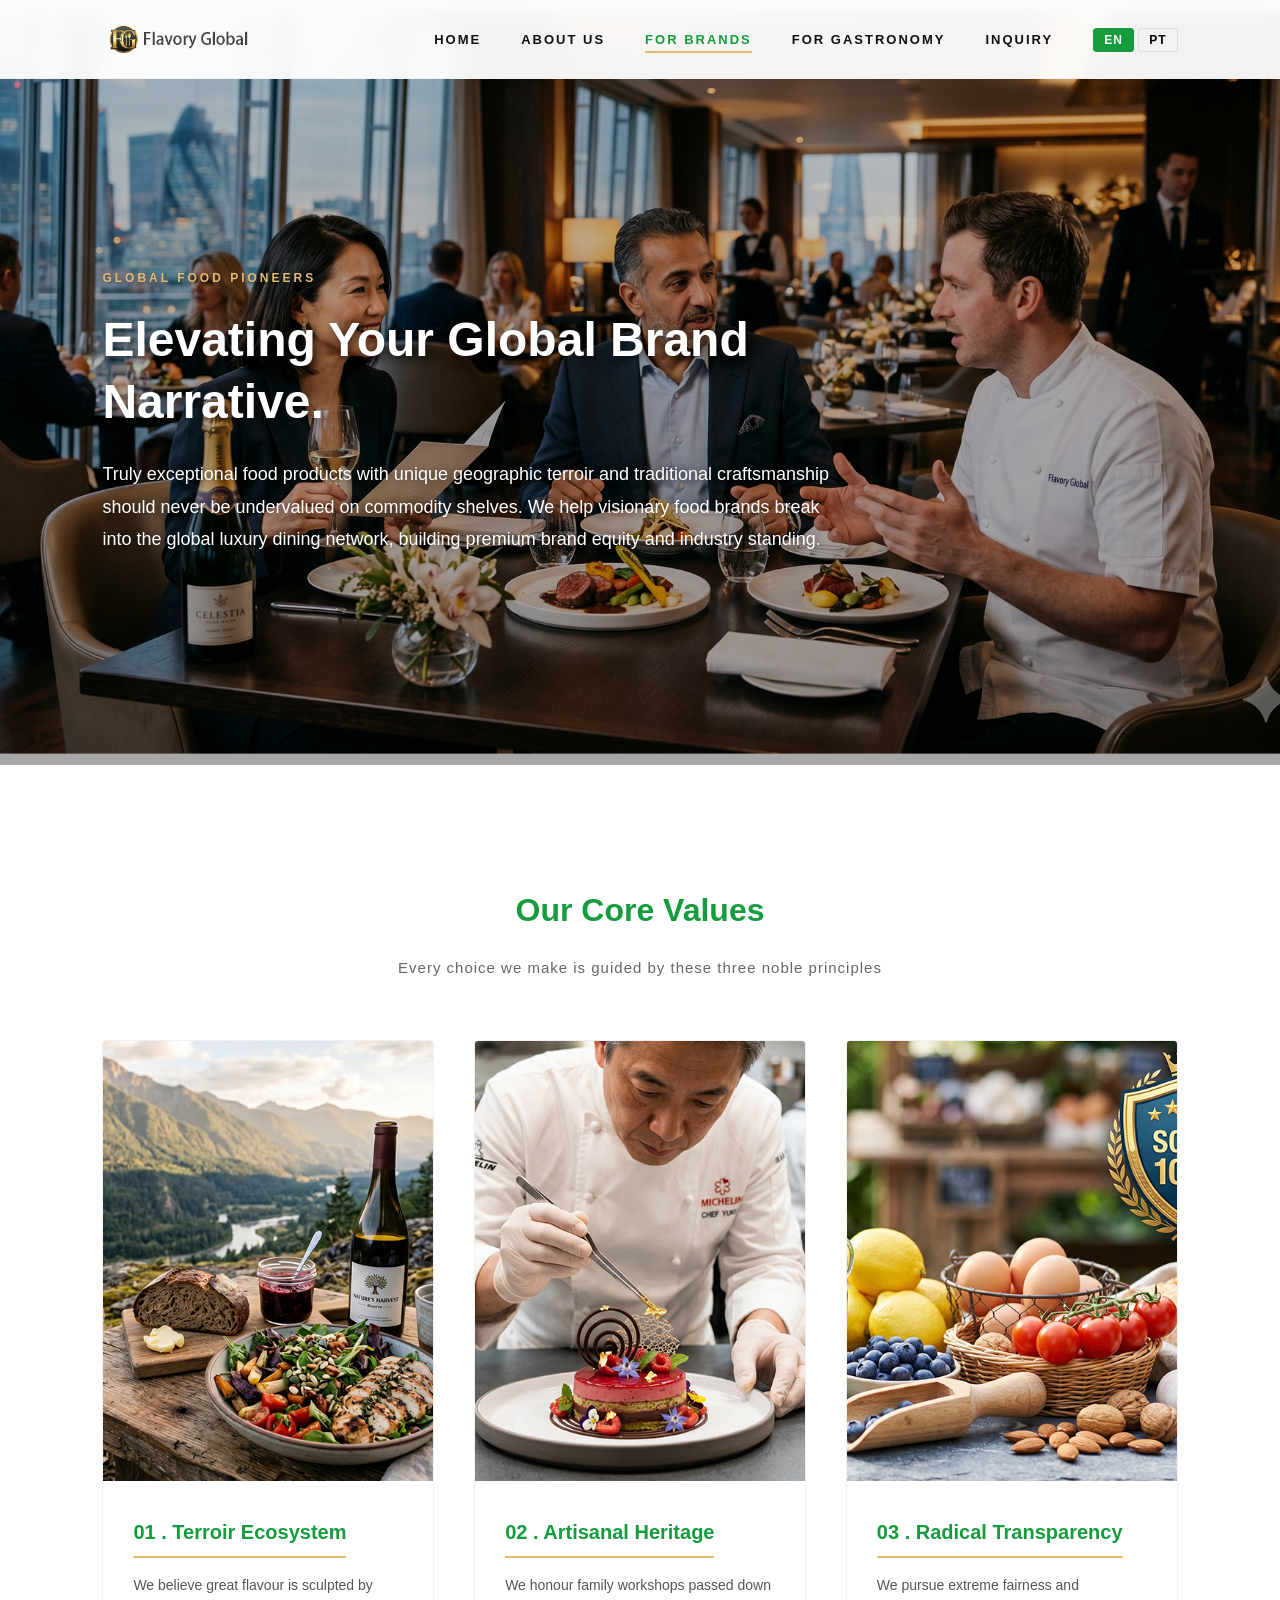
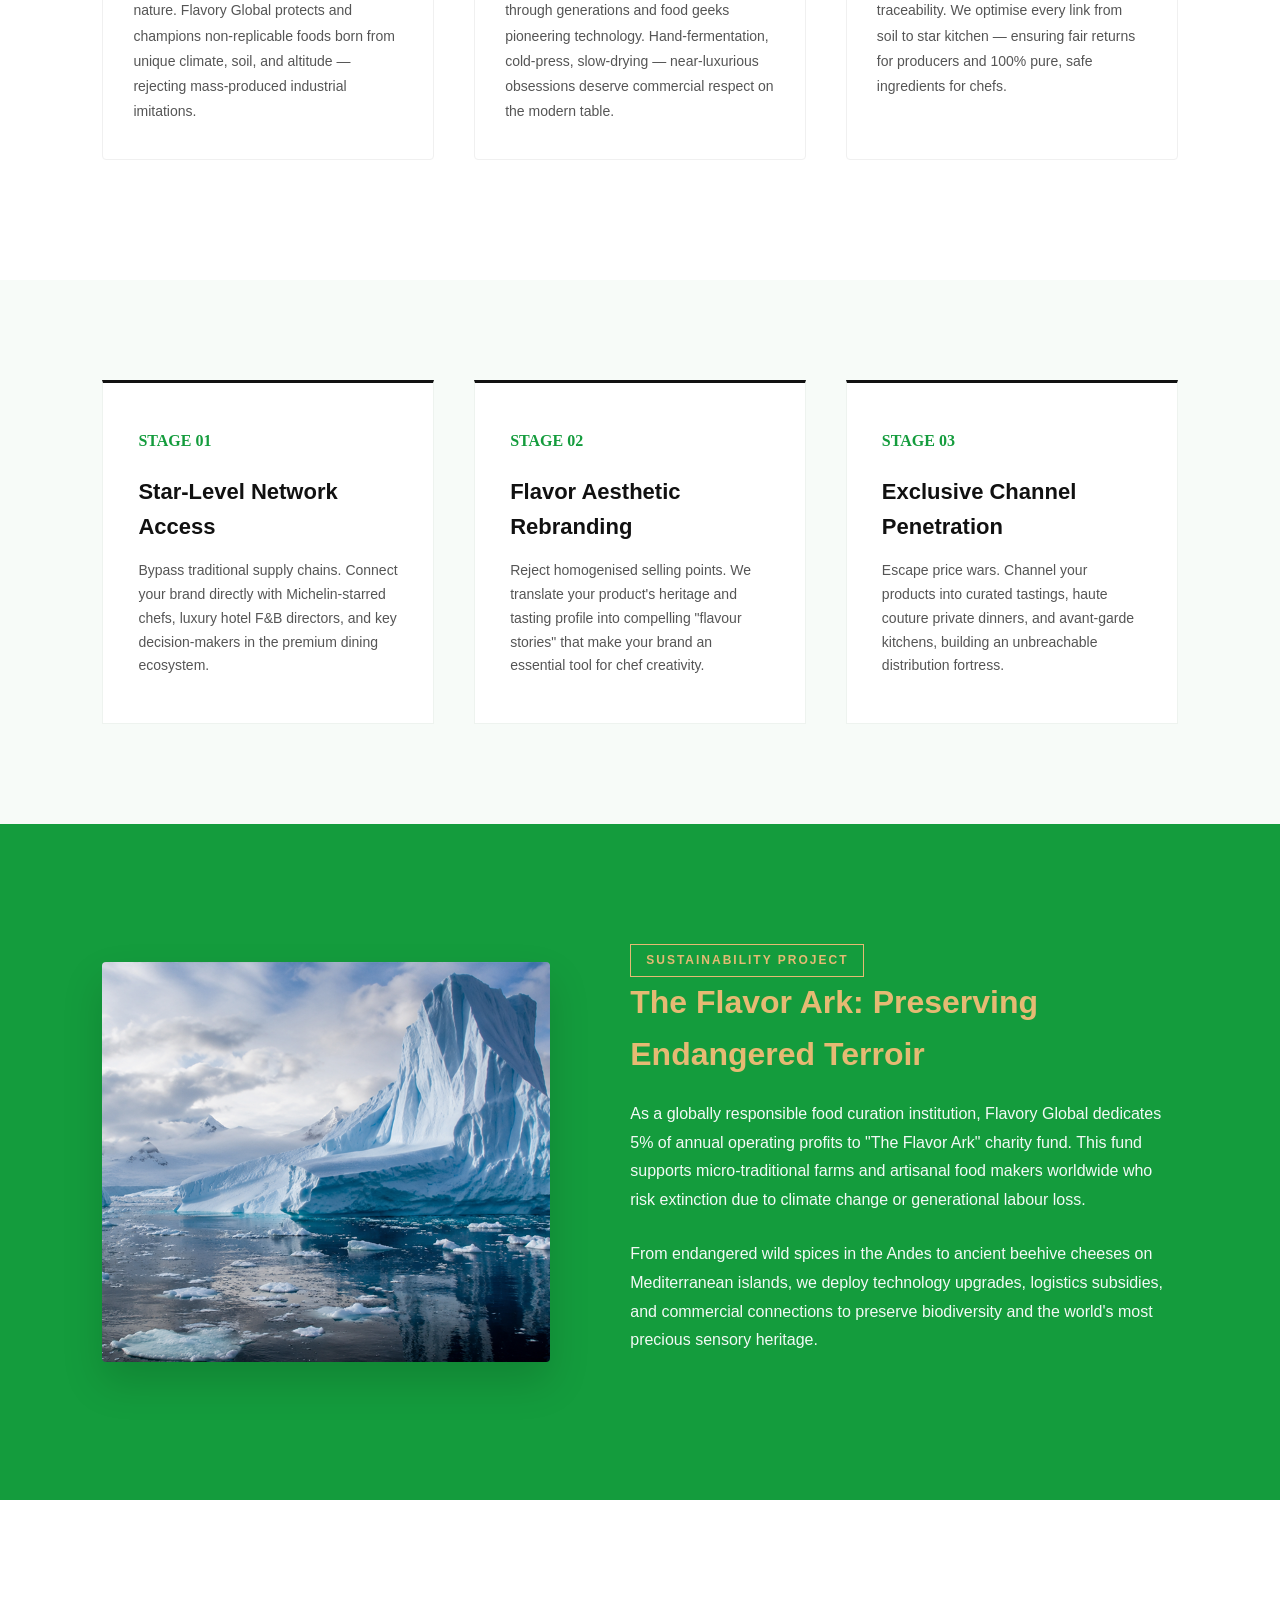
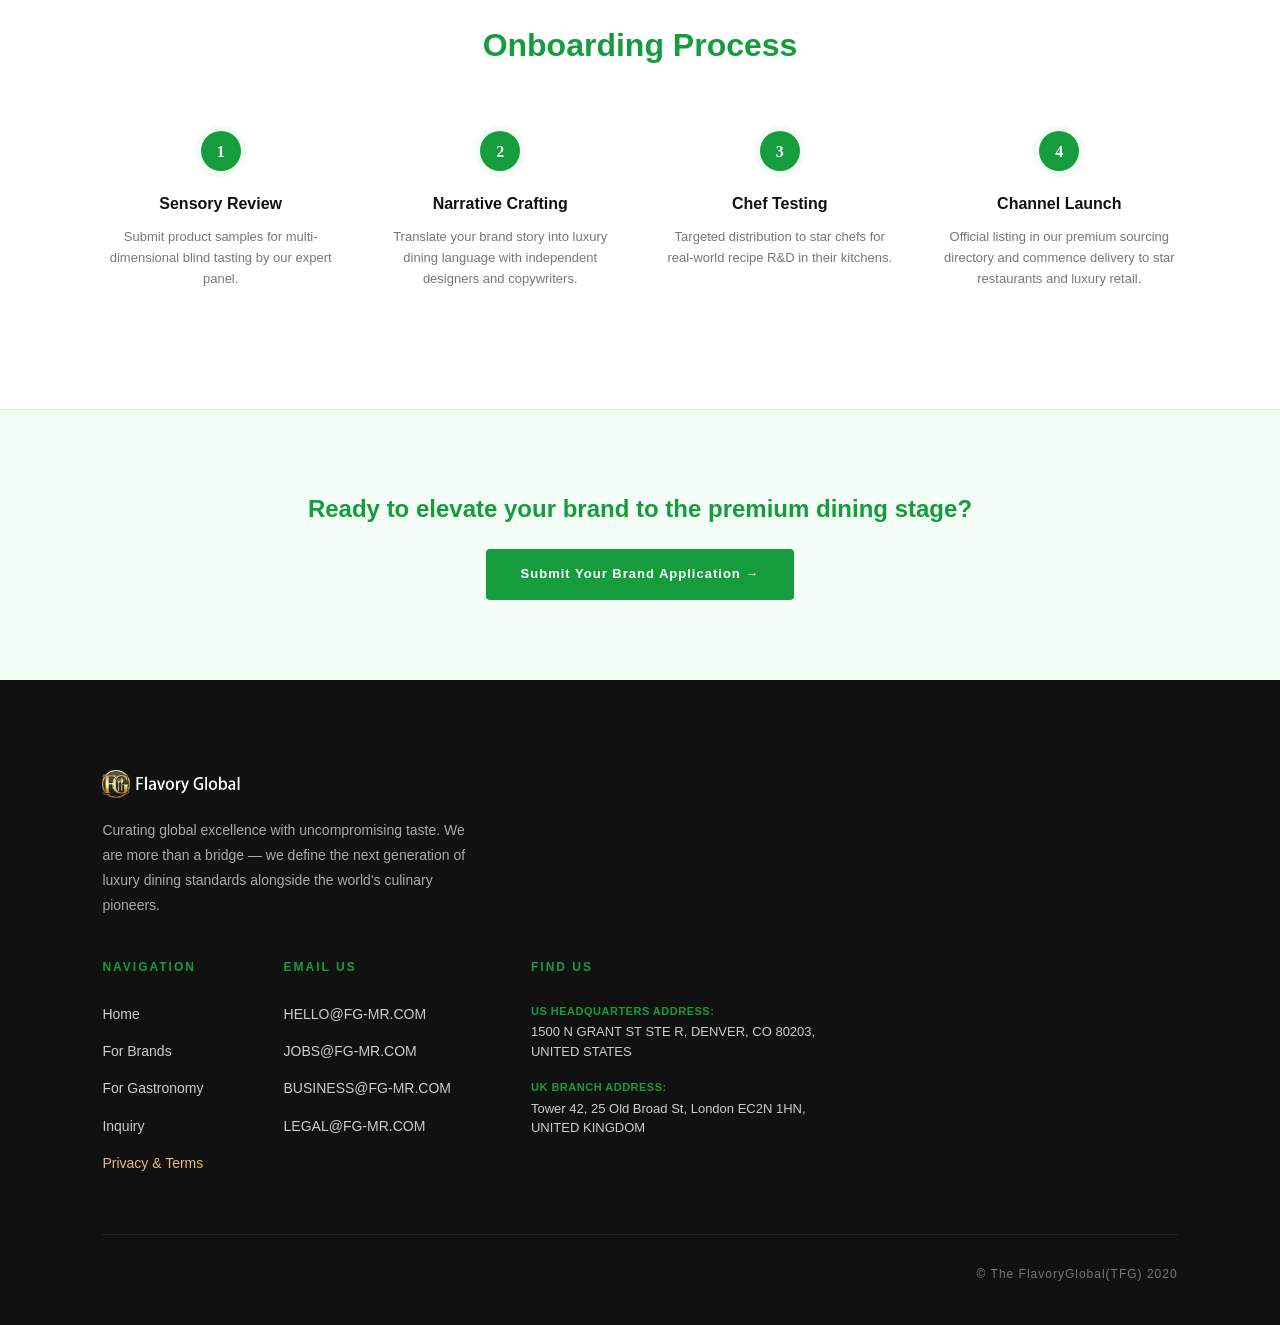
<file: brands.html>
<!DOCTYPE html>

<html lang="en">
<head>
<meta charset="utf-8"/>
<meta content="width=device-width, initial-scale=1.0" name="viewport"/>
<link rel="icon" type="image/png" href="images/badge.png">
    <title>For Brands | Flavory Global</title>
<style>
        * { margin: 0; padding: 0; box-sizing: border-box; }
        body { font-family: -apple-system, BlinkMacSystemFont, "Segoe UI", Roboto, sans-serif; background-color: #ffffff; color: #111111; line-height: 1.6; }
        a { text-decoration: none; color: inherit; transition: all 0.3s ease; }
        
        .inner-hero { 
            min-height: 85vh;
            display: flex;
            flex-direction: column;
            justify-content: center;
            padding: 140px 8% 80px 8%; 
            background: linear-gradient(rgba(0,0,0,0.2), rgba(0,0,0,0.35)), url('images/hero-artisanal-food-v2.png') no-repeat center center/cover; 
            color: #ffffff; 
            animation: fadeIn 1s ease; 
        }
        .page-indicator { font-size: 12px; text-transform: uppercase; letter-spacing: 3px; color: #E5BA73; font-weight: 700; margin-bottom: 20px; display: block; text-shadow: 1px 1px 3px rgba(0,0,0,0.3); }
        .inner-hero h1 { font-size: 48px; font-weight: 700; max-width: 850px; margin-bottom: 25px; line-height: 1.3; text-shadow: 2px 2px 10px rgba(0, 0, 0, 0.6); }
        .inner-hero p { font-size: 18px; max-width: 750px; color: #ffffff; line-height: 1.8; font-weight: 300; text-shadow: 1px 1px 6px rgba(0, 0, 0, 0.5); }

        .values-section { padding: 120px 8%; background-color: #ffffff; text-align: center; }
        .values-grid { display: grid; grid-template-columns: repeat(3, 1fr); gap: 40px; margin-top: 60px; text-align: left; }
        .value-card-wrapper { background-color: #ffffff; border: 1px solid #f0f0f0; border-radius: 4px; overflow: hidden; transition: all 0.4s ease; }
        .value-card-wrapper:hover { transform: translateY(-8px); box-shadow: 0 15px 35px rgba(0,0,0,0.06); border-color: #149C3D; }
        .value-card-img-box { width: 100%; height: 440px; overflow: hidden; background-color: #f7fbf8; }
        .value-card-img-box img { width: 100%; height: 100%; object-fit: cover; transition: transform 0.6s ease; }
        .value-card-wrapper:hover .value-card-img-box img { transform: scale(1.05); }
        .value-card-content { padding: 35px 30px; }
        .value-card-content h4 { font-size: 20px; font-weight: 700; color: #149C3D; margin-bottom: 15px; border-bottom: 2px solid #E5BA73; padding-bottom: 8px; display: inline-block; }
        .value-card-content p { font-size: 14px; color: #555555; line-height: 1.8; font-weight: 300; }

        .content-grid { padding: 100px 8%; display: grid; grid-template-columns: repeat(3, 1fr); gap: 40px; background-color: #f7fbf8; }
        .grid-item { padding: 45px 35px; border: 1px solid #eef3ef; background-color: #ffffff; position: relative; transition: all 0.3s ease; border-top: 3px solid #111111; }
        .grid-item:hover { border-top-color: #149C3D; transform: translateY(-5px); box-shadow: 0 15px 30px rgba(20,156,61,0.08); }
        .grid-number { font-size: 16px; font-weight: 800; color: #149C3D; margin-bottom: 20px; display: block; font-family: Georgia, serif; }
        .grid-item h3 { font-size: 22px; font-weight: 700; margin-bottom: 15px; color: #111111; }
        .grid-item p { font-size: 14px; color: #555555; line-height: 1.7; }

        .charity-section { background-color: #149C3D; color: #ffffff; padding: 120px 8%; display: flex; align-items: center; justify-content: space-between; gap: 80px; }
        .charity-img { width: 45%; height: 400px; background: url('images/charity-sustainable-farming-v2.png') no-repeat center center/cover; border-radius: 4px; box-shadow: 0 20px 40px rgba(0,0,0,0.15); }
        .charity-content { width: 55%; }
        .charity-content h3 { font-size: 32px; font-weight: 700; color: #E5BA73; margin-bottom: 20px; }
        .charity-content p { font-size: 16px; line-height: 1.8; margin-bottom: 25px; opacity: 0.95; font-weight: 300; }
        .charity-badge { display: inline-block; padding: 6px 15px; border: 1px solid #E5BA73; color: #E5BA73; font-size: 12px; letter-spacing: 2px; text-transform: uppercase; font-weight: 600; }

        .process-section { padding: 120px 8%; background-color: #ffffff; text-align: center; }
        .process-steps { display: flex; justify-content: space-between; margin-top: 60px; position: relative; }
        .step-block { width: 22%; text-align: center; position: relative; }
        .step-dot { width: 40px; height: 40px; background-color: #149C3D; color: #ffffff; border-radius: 50%; display: flex; align-items: center; justify-content: center; margin: 0 auto 20px auto; font-weight: 700; font-family: Georgia, serif; box-shadow: 0 0 0 6px #f4fcf6; }
        .step-block h5 { font-size: 16px; font-weight: 700; margin-bottom: 10px; color: #111111; }
        .step-block p { font-size: 13px; color: #777777; line-height: 1.6; }

        .action-banner { background-color: #f4fcf6; padding: 80px 8%; text-align: center; border-top: 1px solid #e2f3e7; }
        .action-banner h4 { font-size: 24px; color: #111111; margin-bottom: 20px; }
        .action-banner h4 span { color: #149C3D; }
        .action-btn { display: inline-block; padding: 15px 35px; background-color: #149C3D; color: #ffffff; font-size: 13px; font-weight: 600; letter-spacing: 1px; border-radius: 4px; }
        .action-btn:hover { background-color: #111111; color: #E5BA73; }

        .section-title { font-size: 32px; font-weight: 700; color: #111111; margin-bottom: 20px; }
        .section-title span { color: #149C3D; }
        .section-subtitle { font-size: 15px; color: #666666; margin-bottom: 60px; letter-spacing: 1px; }

        @media (max-width: 960px) {
            .inner-hero { padding: 140px 6% 60px 6%; }
            .inner-hero h1 { font-size: 38px; }
            .values-grid { grid-template-columns: repeat(2, 1fr); }
            .content-grid { grid-template-columns: repeat(2, 1fr); padding: 80px 5%; }
            .charity-section { flex-direction: column; padding: 80px 5%; }
            .charity-img, .charity-content { width: 100%; }
            .charity-img { height: 300px; }
        }
        @media (max-width: 720px) {
            .inner-hero { padding-top: 120px; padding-bottom: 50px; }
            .inner-hero h1 { font-size: 34px; }
            .values-section { padding: 80px 5%; }
            .values-grid { grid-template-columns: 1fr; gap: 30px; }
            .content-grid { grid-template-columns: 1fr; }
            .process-section { padding: 80px 5%; }
            .process-steps { flex-direction: column; gap: 40px; }
            .step-block { width: 100%; }
            .action-banner { padding: 60px 5%; }
        }
        @keyframes fadeIn { from { opacity: 0; } to { opacity: 1; } }
    </style>
<link href="css/components.css" rel="stylesheet"/>
</head>
<body>
<site-header id="brands_site-header"></site-header>
<section class="inner-hero" id="brands_hero">
<span class="page-indicator" id="brands_page-indicator"><span class="lang-en">Global Food Pioneers</span><span class="lang-pt" hidden>Pioneiros Globais da Alimentacao</span></span>
<h1 id="brands_hero-title">
<span class="lang-en" id="brands_hero-title-en">Elevating Your Global Brand Narrative.</span>
<span class="lang-pt" hidden="" id="brands_hero-title-pt">Elevando Sua Narrativa de Marca Global.</span>
</h1>
<p id="brands_hero-desc">
<span class="lang-en" id="brands_hero-desc-en">Truly exceptional food products with unique geographic terroir and traditional craftsmanship should never be undervalued on commodity shelves. We help visionary food brands break into the global luxury dining network, building premium brand equity and industry standing.</span>
<span class="lang-pt" hidden="" id="brands_hero-desc-pt">Produtos alimenticios verdadeiramente excepcionais com terroir geografico unico e artesanato tradicional nunca devem ser subvalorizados em prateleiras de commodities. Ajudamos marcas visionarias a ingressar na rede global de gastronomia de luxo, construindo valor premium e posicao no setor.</span>
</p>
</section>
<section class="values-section" id="brands_values-section">
<h3 class="section-title" id="brands_values-title">
<span class="lang-en" id="brands_values-title-en">Our <span id="brands_values-title-highlight">Core Values</span></span>
<span class="lang-pt" hidden="" id="brands_values-title-pt">Nossos <span id="brands_values-title-highlight-pt">Valores Fundamentais</span></span>
</h3>
<p class="section-subtitle" id="brands_values-subtitle">
<span class="lang-en" id="brands_values-sub-en">Every choice we make is guided by these three noble principles</span>
<span class="lang-pt" hidden="" id="brands_values-sub-pt">Cada escolha que fazemos e guiada por estes tres nobres principios</span>
</p>
<div class="values-grid" id="brands_values-grid">
<div class="value-card-wrapper" id="brands_value-wrapper-1">
<div class="value-card-img-box" id="brands_value-imgbox-1">
<img alt="Terroir Ecosystem" id="brands_value-img-1" src="images/brands-value-terroir-v1.jpg"/>
</div>
<div class="value-card-content" id="brands_value-content-1">
<h4 id="brands_value-h4-1">01 . Terroir Ecosystem</h4>
<p id="brands_value-p-1">
<span class="lang-en" id="brands_value-p1-en">We believe great flavour is sculpted by nature. Flavory Global protects and champions non-replicable foods born from unique climate, soil, and altitude — rejecting mass-produced industrial imitations.</span>
<span class="lang-pt" hidden="" id="brands_value-p1-pt">Acreditamos que grandes sabores sao esculpidos pela natureza. A Flavory Global protege e promove alimentos nao replicaveis nascidos de clima, solo e altitude unicos — rejeitando imitacoes industriais em massa.</span>
</p>
</div>
</div>
<div class="value-card-wrapper" id="brands_value-wrapper-2">
<div class="value-card-img-box" id="brands_value-imgbox-2">
<img alt="Artisanal Heritage" id="brands_value-img-2" src="images/brands-value-heritage-v1.jpg"/>
</div>
<div class="value-card-content" id="brands_value-content-2">
<h4 id="brands_value-h4-2">02 . Artisanal Heritage</h4>
<p id="brands_value-p-2">
<span class="lang-en" id="brands_value-p2-en">We honour family workshops passed down through generations and food geeks pioneering technology. Hand-fermentation, cold-press, slow-drying — near-luxurious obsessions deserve commercial respect on the modern table.</span>
<span class="lang-pt" hidden="" id="brands_value-p2-pt">Honramos oficinas familiares transmitidas por geracoes e geeks da alimentacao que inovam com tecnologia. Fermentacao artesanal, prensagem a frio, secagem lenta — obsessoes quase luxuosas merecem respeito comercial na mesa moderna.</span>
</p>
</div>
</div>
<div class="value-card-wrapper" id="brands_value-wrapper-3">
<div class="value-card-img-box" id="brands_value-imgbox-3">
<img alt="Radical Transparency" id="brands_value-img-3" src="images/brands-value-transparency-v1.jpg"/>
</div>
<div class="value-card-content" id="brands_value-content-3">
<h4 id="brands_value-h4-3">03 . Radical Transparency</h4>
<p id="brands_value-p-3">
<span class="lang-en" id="brands_value-p3-en">We pursue extreme fairness and traceability. We optimise every link from soil to star kitchen — ensuring fair returns for producers and 100% pure, safe ingredients for chefs.</span>
<span class="lang-pt" hidden="" id="brands_value-p3-pt">Buscamos justica extrema e rastreabilidade. Otimizamos cada elo do solo a cozinha estrelada — garantindo retorno justo para produtores e ingredientes 100% puros para chefs.</span>
</p>
</div>
</div>
</div>
</section>
<section class="content-grid" id="brands_content-grid">
<div class="grid-item" id="brands_grid-item-1">
<span class="grid-number" id="brands_grid-num-1">STAGE 01</span>
<h3 id="brands_grid-h3-1">
<span class="lang-en" id="brands_grid-h3-1-en">Star-Level Network Access</span>
<span class="lang-pt" hidden="" id="brands_grid-h3-1-pt">Acesso a Rede Estrelada</span>
</h3>
<p id="brands_grid-p-1">
<span class="lang-en" id="brands_grid-p1-en">Bypass traditional supply chains. Connect your brand directly with Michelin-starred chefs, luxury hotel F&amp;B directors, and key decision-makers in the premium dining ecosystem.</span>
<span class="lang-pt" hidden="" id="brands_grid-p1-pt">Elimine cadeias de suprimentos tradicionais. Conecte sua marca diretamente a chefs estrelados, diretores de alimentacao de hoteis de luxo e tomadores de decisao no ecossistema gastronomico premium.</span>
</p>
</div>
<div class="grid-item" id="brands_grid-item-2">
<span class="grid-number" id="brands_grid-num-2">STAGE 02</span>
<h3 id="brands_grid-h3-2">
<span class="lang-en" id="brands_grid-h3-2-en">Flavor Aesthetic Rebranding</span>
<span class="lang-pt" hidden="" id="brands_grid-h3-2-pt">Reformulacao Estetica do Sabor</span>
</h3>
<p id="brands_grid-p-2">
<span class="lang-en" id="brands_grid-p2-en">Reject homogenised selling points. We translate your product's heritage and tasting profile into compelling "flavour stories" that make your brand an essential tool for chef creativity.</span>
<span class="lang-pt" hidden="" id="brands_grid-p2-pt">Rejeite pontos de venda homogeneizados. Traduzimos a heranca e o perfil de degustacao do seu produto em "historias de sabor" convincentes que tornam sua marca essencial para a criatividade do chef.</span>
</p>
</div>
<div class="grid-item" id="brands_grid-item-3">
<span class="grid-number" id="brands_grid-num-3">STAGE 03</span>
<h3 id="brands_grid-h3-3">
<span class="lang-en" id="brands_grid-h3-3-en">Exclusive Channel Penetration</span>
<span class="lang-pt" hidden="" id="brands_grid-h3-3-pt">Penetracao em Canais Exclusivos</span>
</h3>
<p id="brands_grid-p-3">
<span class="lang-en" id="brands_grid-p3-en">Escape price wars. Channel your products into curated tastings, haute couture private dinners, and avant-garde kitchens, building an unbreachable distribution fortress.</span>
<span class="lang-pt" hidden="" id="brands_grid-p3-pt">Escape das guerras de preco. Direcione seus produtos para degustacoes selecionadas, jantares privados de alta costura e cozinhas de vanguarda, construindo uma fortaleza de distribuicao inexpugnavel.</span>
</p>
</div>
</section>
<section class="charity-section" id="brands_charity">
<div class="charity-img" id="brands_charity-img"></div>
<div class="charity-content" id="brands_charity-content">
<span class="charity-badge" id="brands_charity-badge">Sustainability Project</span>
<h3 id="brands_charity-title">
<span class="lang-en" id="brands_charity-title-en">The Flavor Ark: Preserving Endangered Terroir</span>
<span class="lang-pt" hidden="" id="brands_charity-title-pt">A Arca do Sabor: Preservando Terroirs Ameacados</span>
</h3>
<p id="brands_charity-p1">
<span class="lang-en" id="brands_charity-p1-en">As a globally responsible food curation institution, Flavory Global dedicates 5% of annual operating profits to "The Flavor Ark" charity fund. This fund supports micro-traditional farms and artisanal food makers worldwide who risk extinction due to climate change or generational labour loss.</span>
<span class="lang-pt" hidden="" id="brands_charity-p1-pt">Como instituicao de curadoria alimentar globalmente responsavel, a Flavory Global dedica 5% do lucro operacional anual ao fundo beneficente "Arca do Sabor". Este fundo apoia micro-fazendas tradicionais e produtores artesanais em risco de extincao devido as mudancas climaticas ou perda de mao de obra geracional.</span>
</p>
<p id="brands_charity-p2">
<span class="lang-en" id="brands_charity-p2-en">From endangered wild spices in the Andes to ancient beehive cheeses on Mediterranean islands, we deploy technology upgrades, logistics subsidies, and commercial connections to preserve biodiversity and the world's most precious sensory heritage.</span>
<span class="lang-pt" hidden="" id="brands_charity-p2-pt">De especiarias selvagens ameacadas nos Andes a queijos antigos de colmeia em ilhas mediterraneas, implementamos atualizacoes tecnologicas, subsidios logisticos e conexoes comerciais para preservar a biodiversidade e a heranca sensorial mais preciosa do mundo.</span>
</p>
</div>
</section>
<section class="process-section" id="brands_process">
<h3 class="section-title" id="brands_process-title">
<span class="lang-en" id="brands_process-title-en">Onboarding <span id="brands_process-title-highlight">Process</span></span>
<span class="lang-pt" hidden="" id="brands_process-title-pt">Processo de <span id="brands_process-title-highlight-pt">Integracao</span></span>
</h3>
<div class="process-steps" id="brands_process-steps">
<div class="step-block" id="brands_step-1">
<div class="step-dot" id="brands_step-dot-1">1</div>
<h5 id="brands_step-h5-1">
<span class="lang-en" id="brands_step-1-en">Sensory Review</span>
<span class="lang-pt" hidden="" id="brands_step-1-pt">Avaliacao Sensorial</span>
</h5>
<p id="brands_step-p-1">
<span class="lang-en" id="brands_step-p1-en">Submit product samples for multi-dimensional blind tasting by our expert panel.</span>
<span class="lang-pt" hidden="" id="brands_step-p1-pt">Envie amostras para degustacao cega multidimensional pelo nosso painel de especialistas.</span>
</p>
</div>
<div class="step-block" id="brands_step-2">
<div class="step-dot" id="brands_step-dot-2">2</div>
<h5 id="brands_step-h5-2">
<span class="lang-en" id="brands_step-2-en">Narrative Crafting</span>
<span class="lang-pt" hidden="" id="brands_step-2-pt">Criacao de Narrativa</span>
</h5>
<p id="brands_step-p-2">
<span class="lang-en" id="brands_step-p2-en">Translate your brand story into luxury dining language with independent designers and copywriters.</span>
<span class="lang-pt" hidden="" id="brands_step-p2-pt">Traduza sua historia de marca para a linguagem da gastronomia de luxo com designers e redatores independentes.</span>
</p>
</div>
<div class="step-block" id="brands_step-3">
<div class="step-dot" id="brands_step-dot-3">3</div>
<h5 id="brands_step-h5-3">
<span class="lang-en" id="brands_step-3-en">Chef Testing</span>
<span class="lang-pt" hidden="" id="brands_step-3-pt">Teste com Chefs</span>
</h5>
<p id="brands_step-p-3">
<span class="lang-en" id="brands_step-p3-en">Targeted distribution to star chefs for real-world recipe R&amp;D in their kitchens.</span>
<span class="lang-pt" hidden="" id="brands_step-p3-pt">Distribuicao direcionada a chefs estrelados para P&amp;D de receitas reais em suas cozinhas.</span>
</p>
</div>
<div class="step-block" id="brands_step-4">
<div class="step-dot" id="brands_step-dot-4">4</div>
<h5 id="brands_step-h5-4">
<span class="lang-en" id="brands_step-4-en">Channel Launch</span>
<span class="lang-pt" hidden="" id="brands_step-4-pt">Lancamento em Canais</span>
</h5>
<p id="brands_step-p-4">
<span class="lang-en" id="brands_step-p4-en">Official listing in our premium sourcing directory and commence delivery to star restaurants and luxury retail.</span>
<span class="lang-pt" hidden="" id="brands_step-p4-pt">Listagem oficial em nosso diretorio premium e inicio da entrega a restaurantes estrelados e varejo de luxo.</span>
</p>
</div>
</div>
</section>
<section class="action-banner" id="brands_cta">
<h4 id="brands_cta-title">
<span class="lang-en" id="brands_cta-en">Ready to elevate your brand to the <span id="brands_cta-highlight">premium dining stage</span>?</span>
<span class="lang-pt" hidden="" id="brands_cta-pt">Pronto para elevar sua marca ao <span id="brands_cta-highlight-pt">palco gastronomico premium</span>?</span>
</h4>
<a class="action-btn" href="inquiry.html" id="brands_cta-btn">
<span class="lang-en" id="brands_cta-btn-en">Submit Your Brand Application →</span>
<span class="lang-pt" hidden="" id="brands_cta-btn-pt">Envie Sua Candidatura →</span>
</a>
</section>
<site-footer id="brands_site-footer"></site-footer>
<script src="js/i18n.js"></script>
<script src="js/components.js"></script>
</body>
</html>
</file>
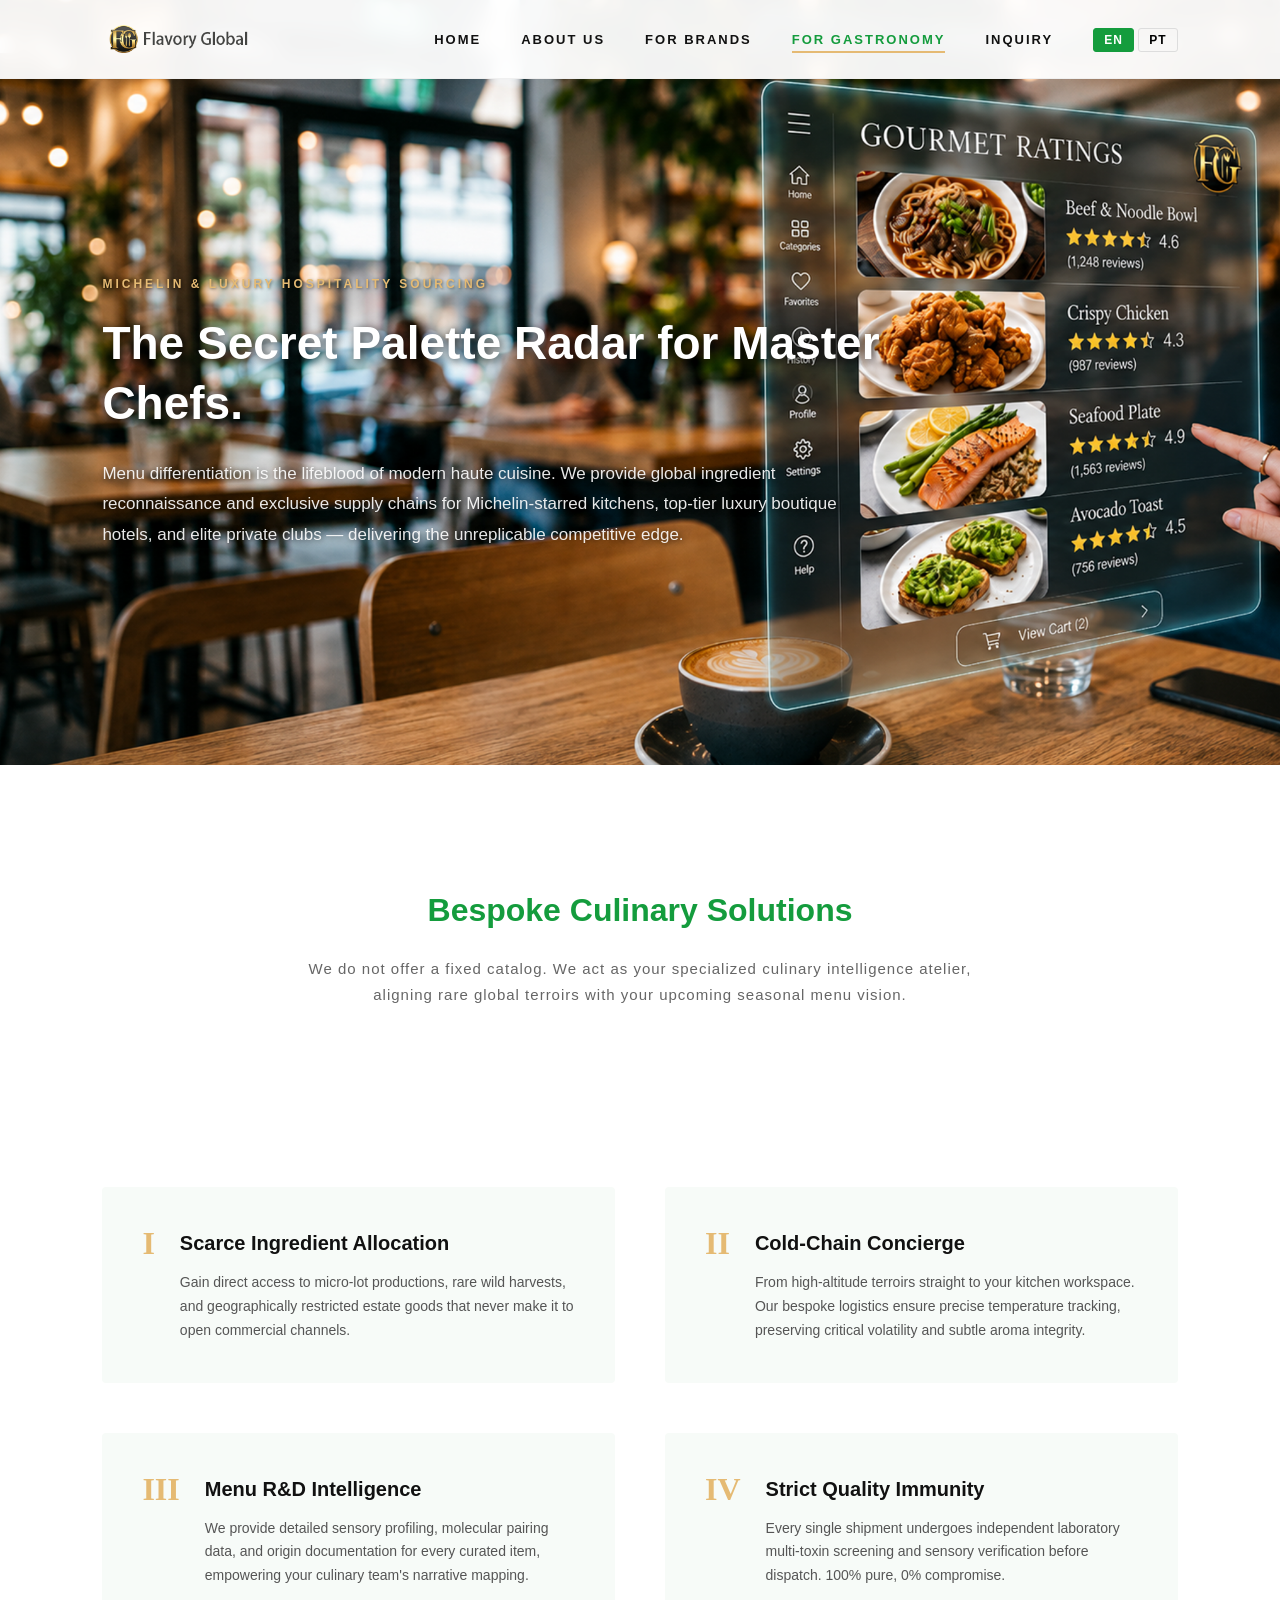
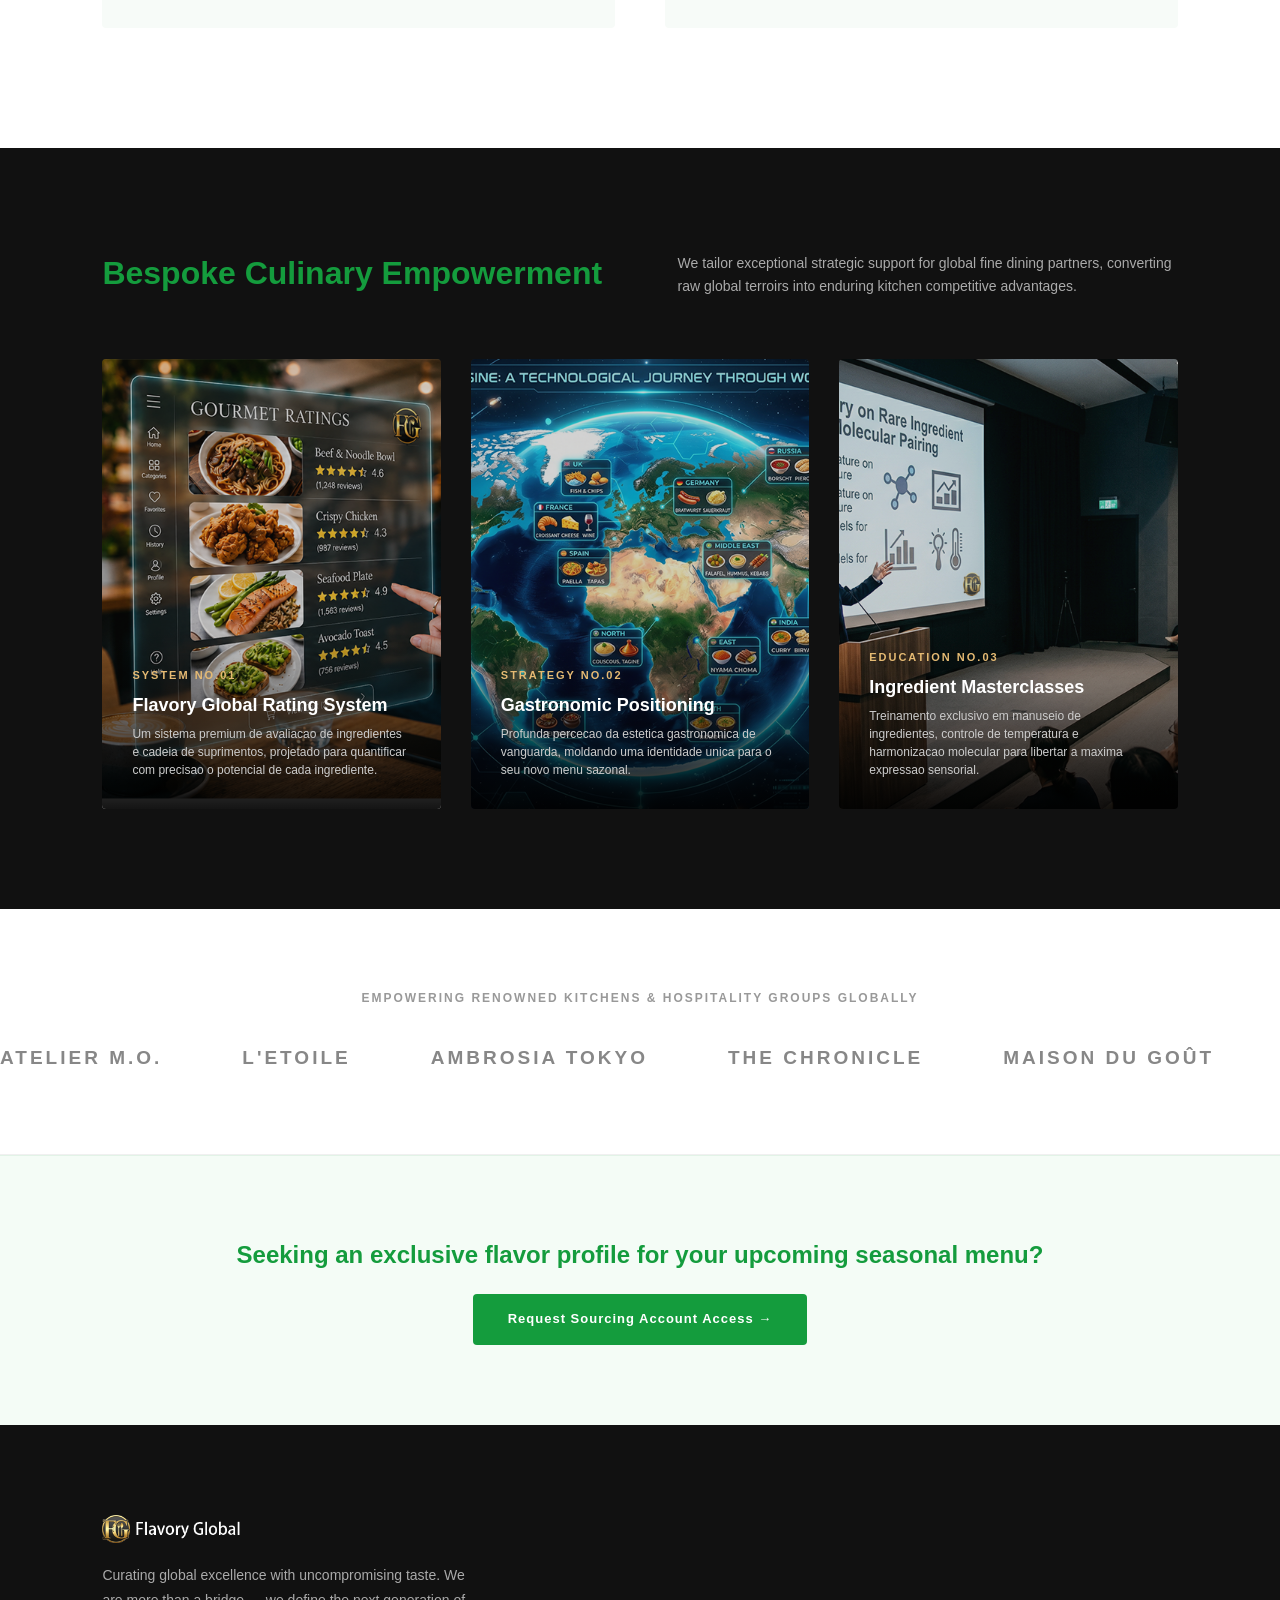
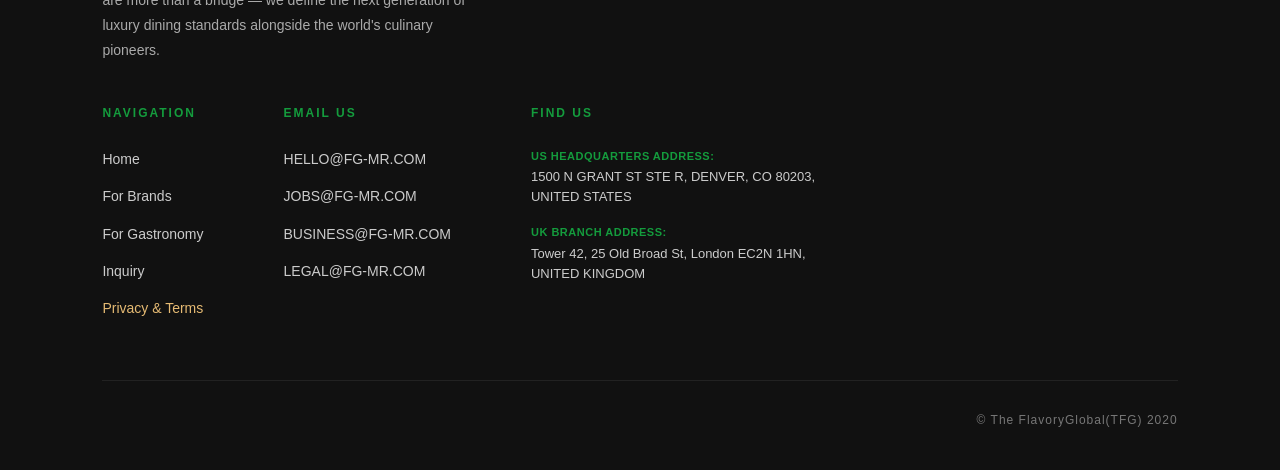
<file: gastronomy.html>
<!DOCTYPE html>

<html lang="en">
<head>
<meta charset="utf-8"/>
<meta content="width=device-width, initial-scale=1.0" name="viewport"/>
<link rel="icon" type="image/png" href="images/badge.png">
    <title>For Gastronomy | Flavory Global</title>
<style>
        * { margin: 0; padding: 0; box-sizing: border-box; }
        body { font-family: -apple-system, BlinkMacSystemFont, "Segoe UI", Roboto, sans-serif; background-color: #ffffff; color: #111111; line-height: 1.6; }
        a { text-decoration: none; color: inherit; transition: all 0.3s ease; }
        
        .inner-hero { 
            min-height: 85vh;
            display: flex;
            flex-direction: column;
            justify-content: center;
            padding: 140px 8% 80px 8%; 
            background: url('images/hero-gastronomy-kitchen.png') no-repeat center center/cover; 
            color: #ffffff; 
            animation: fadeIn 1s ease; 
        }
        .page-indicator { font-size: 12px; text-transform: uppercase; letter-spacing: 3px; color: #E5BA73; font-weight: 700; margin-bottom: 20px; display: block; text-shadow: 1px 1px 3px rgba(0,0,0,0.5); }
        .inner-hero h1 { font-size: 46px; font-weight: 700; max-width: 850px; margin-bottom: 25px; line-height: 1.3; text-shadow: 2px 2px 10px rgba(0, 0, 0, 0.8); }
        .inner-hero p { font-size: 17px; max-width: 750px; color: rgba(255,255,255,0.9); line-height: 1.8; font-weight: 300; text-shadow: 1px 1px 6px rgba(0, 0, 0, 0.7); }

        .service-intro { padding: 120px 8%; text-align: center; background-color: #ffffff; }
        .section-title { font-size: 32px; font-weight: 700; color: #111111; margin-bottom: 20px; }
        .section-title span { color: #149C3D; }
        .section-subtitle { font-size: 15px; color: #666666; max-width: 700px; margin: 0 auto 60px auto; line-height: 1.7; letter-spacing: 1px; }

        .features-grid { display: grid; grid-template-columns: repeat(2, 1fr); gap: 50px; padding: 0 8% 120px 8%; background-color: #ffffff; }
        .feature-card { display: flex; gap: 25px; padding: 40px; background-color: #f7fbf8; border-radius: 4px; transition: all 0.3s ease; }
        .feature-card:hover { transform: translateY(-5px); box-shadow: 0 12px 30px rgba(20,156,61,0.06); }
        .feature-icon { font-size: 32px; color: #E5BA73; font-family: Georgia, serif; font-weight: 700; line-height: 1; }
        .feature-text h4 { font-size: 20px; font-weight: 700; color: #111111; margin-bottom: 12px; }
        .feature-text p { font-size: 14px; color: #555555; line-height: 1.7; }

        .gallery-section { padding: 100px 8%; background-color: #111111; color: #ffffff; }
        .gallery-header { display: flex; justify-content: space-between; align-items: flex-end; margin-bottom: 60px; }
        .gallery-header h3 { font-size: 32px; font-weight: 700; }
        .gallery-header h3 span { color: #149C3D; }
        .gallery-header p { font-size: 14px; color: #aaaaaa; max-width: 500px; line-height: 1.7; }
        .gallery-grid { display: grid; grid-template-columns: repeat(3, 1fr); gap: 30px; }
        .gallery-item { height: 450px; background-color: #222222; border-radius: 4px; overflow: hidden; position: relative; }
        .gallery-item img { width: 100%; height: 100%; object-fit: cover; transition: all 0.5s ease; opacity: 0.8; }
        .gallery-item:hover img { transform: scale(1.05); opacity: 1; }
        .gallery-info { position: absolute; bottom: 0; left: 0; width: 100%; padding: 30px; background: linear-gradient(transparent, rgba(0,0,0,0.9)); }
        .gallery-info span { font-size: 11px; text-transform: uppercase; letter-spacing: 2px; color: #E5BA73; font-weight: 600; }
        .gallery-info h5 { font-size: 18px; font-weight: 700; margin-top: 5px; margin-bottom: 5px; }
        .gallery-info p { font-size: 12px; color: #cccccc; font-weight: 300; line-height: 1.5; }

        .client-logos { padding: 80px 0; background-color: #ffffff; border-bottom: 1px solid #f0f0f0; text-align: center; overflow: hidden; position: relative; }
        .client-logos p { font-size: 12px; text-transform: uppercase; letter-spacing: 2px; color: #999999; margin-bottom: 35px; font-weight: 600; padding: 0 8%; }
        .marquee-container { width: 100%; overflow: hidden; position: relative; display: flex; }
        .logo-row { display: flex; gap: 80px; width: max-content; animation: scrollMarquee 25s linear infinite; }
        .marquee-container:hover .logo-row { animation-play-state: paused; }
        .logo-row span { font-weight: 700; font-size: 19px; letter-spacing: 3px; color: #111111; opacity: 0.5; white-space: nowrap; transition: opacity 0.3s ease; }
        .logo-row span:hover { opacity: 0.9; color: #149C3D; }

        @keyframes scrollMarquee {
            0% { transform: translateX(0); }
            100% { transform: translateX(calc(-50% - 40px)); }
        }

        .action-banner { background-color: #f4fcf6; padding: 80px 8%; text-align: center; border-top: 1px solid #e2f3e7; }
        .action-banner h4 { font-size: 24px; color: #111111; margin-bottom: 20px; }
        .action-banner h4 span { color: #149C3D; }
        .action-btn { display: inline-block; padding: 15px 35px; background-color: #149C3D; color: #ffffff; font-size: 13px; font-weight: 600; letter-spacing: 1px; border-radius: 4px; }
        .action-btn:hover { background-color: #111111; color: #E5BA73; }

        @media (max-width: 960px) {
            .features-grid { grid-template-columns: 1fr; gap: 30px; padding: 0 5% 80px 5%; }
            .gallery-grid { grid-template-columns: 1fr; }
            .gallery-header { flex-direction: column; align-items: flex-start; gap: 20px; }
            .inner-hero { padding: 180px 6% 60px 6%; }
            .inner-hero h1 { font-size: 36px; }
            .service-intro { padding: 80px 5%; }
            .section-subtitle { margin-bottom: 40px; }
            .gallery-section, .action-banner { padding-left: 5%; padding-right: 5%; }
        }
        @media (max-width: 720px) {
            .inner-hero { padding-top: 140px; padding-bottom: 50px; }
            .inner-hero h1 { font-size: 32px; }
            .gallery-item { height: 350px; }
            .gallery-item img { opacity: 1; }
        }
        @keyframes fadeIn { from { opacity: 0; } to { opacity: 1; } }
    </style>
<link href="css/components.css" rel="stylesheet"/>
</head>
<body>
<site-header id="gastronomy_site-header"></site-header>
<section class="inner-hero" id="gastronomy_hero">
<span class="page-indicator" id="gastronomy_page-indicator"><span class="lang-en">Michelin & Luxury Hospitality Sourcing</span><span class="lang-pt" hidden>Fornecimento Michelin & Hospitalidade de Luxo</span></span>
<h1 id="gastronomy_hero-title">
<span class="lang-en" id="gastronomy_hero-title-en">The Secret Palette Radar for Master Chefs.</span>
<span class="lang-pt" hidden="" id="gastronomy_hero-title-pt">O Radar Secreto de Paladar para Master Chefs.</span>
</h1>
<p id="gastronomy_hero-desc">
<span class="lang-en" id="gastronomy_hero-desc-en">Menu differentiation is the lifeblood of modern haute cuisine. We provide global ingredient reconnaissance and exclusive supply chains for Michelin-starred kitchens, top-tier luxury boutique hotels, and elite private clubs — delivering the unreplicable competitive edge.</span>
<span class="lang-pt" hidden="" id="gastronomy_hero-desc-pt">A diferenciacao de menu e a alma da alta gastronomia moderna. Oferecemos reconhecimento global de ingredientes e cadeias de suprimentos exclusivas para cozinhas estreladas, hoteis boutique de luxo e clubes privados de elite — entregando uma vantagem competitiva inigualavel.</span>
</p>
</section>
<section class="service-intro" id="gastronomy_service-intro">
<h3 class="section-title" id="gastronomy_service-title">
<span class="lang-en" id="gastronomy_service-title-en">Bespoke Culinary <span id="gastronomy_service-title-highlight">Solutions</span></span>
<span class="lang-pt" hidden="" id="gastronomy_service-title-pt">Solucoes Culinarias <span id="gastronomy_service-title-highlight-pt">Sob Medida</span></span>
</h3>
<p class="section-subtitle" id="gastronomy_service-subtitle">
<span class="lang-en" id="gastronomy_service-sub-en">We do not offer a fixed catalog. We act as your specialized culinary intelligence atelier, aligning rare global terroirs with your upcoming seasonal menu vision.</span>
<span class="lang-pt" hidden="" id="gastronomy_service-sub-pt">Nao oferecemos um catalogo fixo. Atuamos como seu atelie especializado em inteligencia culinaria, alinhando terroirs globais raros com a visao do seu proximo menu sazonal.</span>
</p>
</section>
<section class="features-grid" id="gastronomy_features">
<div class="feature-card" id="gastronomy_feature-1">
<div class="feature-icon" id="gastronomy_feature-1-icon">I</div>
<div class="feature-text" id="gastronomy_feature-1-text">
<h4 id="gastronomy_feature-1-title">
<span class="lang-en" id="gastronomy_f1-title-en">Scarce Ingredient Allocation</span>
<span class="lang-pt" hidden="" id="gastronomy_f1-title-pt">Alocacao de Ingredientes Escassos</span>
</h4>
<p id="gastronomy_feature-1-desc">
<span class="lang-en" id="gastronomy_f1-desc-en">Gain direct access to micro-lot productions, rare wild harvests, and geographically restricted estate goods that never make it to open commercial channels.</span>
<span class="lang-pt" hidden="" id="gastronomy_f1-desc-pt">Tenha acesso direto a producoes de micro-lotes, colheitas selvagens raras e produtos agricolas de origem restrita que nunca chegam aos canais comerciais abertos.</span>
</p>
</div>
</div>
<div class="feature-card" id="gastronomy_feature-2">
<div class="feature-icon" id="gastronomy_feature-2-icon">II</div>
<div class="feature-text" id="gastronomy_feature-2-text">
<h4 id="gastronomy_feature-2-title">
<span class="lang-en" id="gastronomy_f2-title-en">Cold-Chain Concierge</span>
<span class="lang-pt" hidden="" id="gastronomy_f2-title-pt">Concierge de Cadeia Fria</span>
</h4>
<p id="gastronomy_feature-2-desc">
<span class="lang-en" id="gastronomy_f2-desc-en">From high-altitude terroirs straight to your kitchen workspace. Our bespoke logistics ensure precise temperature tracking, preserving critical volatility and subtle aroma integrity.</span>
<span class="lang-pt" hidden="" id="gastronomy_f2-desc-pt">Dos terroirs de alta altitude direto para a sua cozinha. Nossa logistica sob medida garante um rastreamento preciso de temperatura, preservando a volatilidade critica e a integridade sutil dos aromas.</span>
</p>
</div>
</div>
<div class="feature-card" id="gastronomy_feature-3">
<div class="feature-icon" id="gastronomy_feature-3-icon">III</div>
<div class="feature-text" id="gastronomy_feature-3-text">
<h4 id="gastronomy_feature-3-title">
<span class="lang-en" id="gastronomy_f3-title-en">Menu R&amp;D Intelligence</span>
<span class="lang-pt" hidden="" id="gastronomy_f3-title-pt">Inteligencia de P&amp;D de Menu</span>
</h4>
<p id="gastronomy_feature-3-desc">
<span class="lang-en" id="gastronomy_f3-desc-en">We provide detailed sensory profiling, molecular pairing data, and origin documentation for every curated item, empowering your culinary team's narrative mapping.</span>
<span class="lang-pt" hidden="" id="gastronomy_f3-desc-pt">Fornecemos perfis sensoriais detalhados, dados de harmonizacao molecular e documentacao de origem para cada item selecionado, potencializando o mapeamento narrativo da sua equipe culinaria.</span>
</p>
</div>
</div>
<div class="feature-card" id="gastronomy_feature-4">
<div class="feature-icon" id="gastronomy_feature-4-icon">IV</div>
<div class="feature-text" id="gastronomy_feature-4-text">
<h4 id="gastronomy_feature-4-title">
<span class="lang-en" id="gastronomy_f4-title-en">Strict Quality Immunity</span>
<span class="lang-pt" hidden="" id="gastronomy_f4-title-pt">Imunidade Rigorosa de Qualidade</span>
</h4>
<p id="gastronomy_feature-4-desc">
<span class="lang-en" id="gastronomy_f4-desc-en">Every single shipment undergoes independent laboratory multi-toxin screening and sensory verification before dispatch. 100% pure, 0% compromise.</span>
<span class="lang-pt" hidden="" id="gastronomy_f4-desc-pt">Cada remessa passa por triagem laboratorial independente de multitoxinas e verificacao sensorial antes do envio. 100% puro, 0% de concessao.</span>
</p>
</div>
</div>
</section>
<section class="gallery-section" id="gastronomy_gallery">
<div class="gallery-header" id="gastronomy_gallery-header">
<h3 id="gastronomy_gallery-title">
<span class="lang-en" id="gastronomy_gallery-title-en">Bespoke Culinary <span id="gastronomy_gallery-title-highlight">Empowerment</span></span>
<span class="lang-pt" hidden="" id="gastronomy_gallery-title-pt">Empoderamento <span id="gastronomy_gallery-title-highlight-pt">Culinario Sob Medida</span></span>
</h3>
<p id="gastronomy_gallery-desc">
<span class="lang-en" id="gastronomy_gallery-desc-en">We tailor exceptional strategic support for global fine dining partners, converting raw global terroirs into enduring kitchen competitive advantages.</span>
<span class="lang-pt" hidden="" id="gastronomy_gallery-desc-pt">Moldamos um suporte estrategico excepcional para parceiros de alta gastronomia, convertendo terroirs globais em vantagens competitivas de cozinha.</span>
</p>
</div>
<div class="gallery-grid" id="gastronomy_gallery-grid">
<div class="gallery-item" id="gastronomy_gallery-item-1">
<img alt="Sourcing Rating System" id="gastronomy_gallery-img-1" src="images/gastro-gallery-botanicals.png"/>
<div class="gallery-info" id="gastronomy_gallery-info-1">
<span id="gastronomy_gallery-label-1">SYSTEM NO.01</span>
<h5 id="gastronomy_gallery-title-1">Flavory Global Rating System</h5>
<p id="gastronomy_gallery-desc-1">Um sistema premium de avaliacao de ingredientes e cadeia de suprimentos, projetado para quantificar com precisao o potencial de cada ingrediente.</p>
</div>
</div>
<div class="gallery-item" id="gastronomy_gallery-item-2">
<img alt="Gastronomic Positioning" id="gastronomy_gallery-img-2" src="images/gastro-gallery-oil.png"/>
<div class="gallery-info" id="gastronomy_gallery-info-2">
<span id="gastronomy_gallery-label-2">STRATEGY NO.02</span>
<h5 id="gastronomy_gallery-title-2">Gastronomic Positioning</h5>
<p id="gastronomy_gallery-desc-2">Profunda percecao da estetica gastronomica de vanguarda, moldando uma identidade unica para o seu novo menu sazonal.</p>
</div>
</div>
<div class="gallery-item" id="gastronomy_gallery-item-3">
<img alt="Artisanal Curation &amp; Masterclasses" id="gastronomy_gallery-img-3" src="images/gastro-gallery-salt.png"/>
<div class="gallery-info" id="gastronomy_gallery-info-3">
<span id="gastronomy_gallery-label-3">EDUCATION NO.03</span>
<h5 id="gastronomy_gallery-title-3">Ingredient Masterclasses</h5>
<p id="gastronomy_gallery-desc-3">Treinamento exclusivo em manuseio de ingredientes, controle de temperatura e harmonizacao molecular para libertar a maxima expressao sensorial.</p>
</div>
</div>
</div>
</section>
<section class="client-logos" id="gastronomy_clients">
<p id="gastronomy_clients-label">Empowering Renowned Kitchens &amp; Hospitality Groups Globally</p>
<div class="marquee-container" id="gastronomy_marquee">
<div class="logo-row" id="gastronomy_logo-row">
<span id="gastronomy_span">ATELIER M.O.</span>
<span id="gastronomy_span_2">L'ETOILE</span>
<span id="gastronomy_span_3">AMBROSIA TOKYO</span>
<span id="gastronomy_span_4">THE CHRONICLE</span>
<span id="gastronomy_span_5">MAISON DU GOÛT</span>
<span id="gastronomy_span_6">VERTIGO MILAN</span>
<span id="gastronomy_span_7">ATELIER M.O.</span>
<span id="gastronomy_span_8">L'ETOILE</span>
<span id="gastronomy_span_9">AMBROSIA TOKYO</span>
<span id="gastronomy_span_10">THE CHRONICLE</span>
<span id="gastronomy_span_11">MAISON DU GOÛT</span>
<span id="gastronomy_span_12">VERTIGO MILAN</span>
</div>
</div>
</section>
<section class="action-banner" id="gastronomy_cta">
<h4 id="gastronomy_cta-title">
<span class="lang-en" id="gastronomy_cta-en">Seeking an exclusive flavor profile for your <span id="gastronomy_cta-highlight">upcoming seasonal menu</span>?</span>
<span class="lang-pt" hidden="" id="gastronomy_cta-pt">Buscando um perfil de sabor exclusivo para o seu <span id="gastronomy_cta-highlight-pt">proximo menu sazonal</span>?</span>
</h4>
<a class="action-btn" href="inquiry.html" id="gastronomy_cta-btn">
<span class="lang-en" id="gastronomy_cta-btn-en">Request Sourcing Account Access →</span>
<span class="lang-pt" hidden="" id="gastronomy_cta-btn-pt">Solicitar Acesso a Conta de Fornecimento →</span>
</a>
</section>
<site-footer id="gastronomy_site-footer"></site-footer>
<script src="js/i18n.js"></script>
<script src="js/components.js"></script>
</body>
</html>
</file>
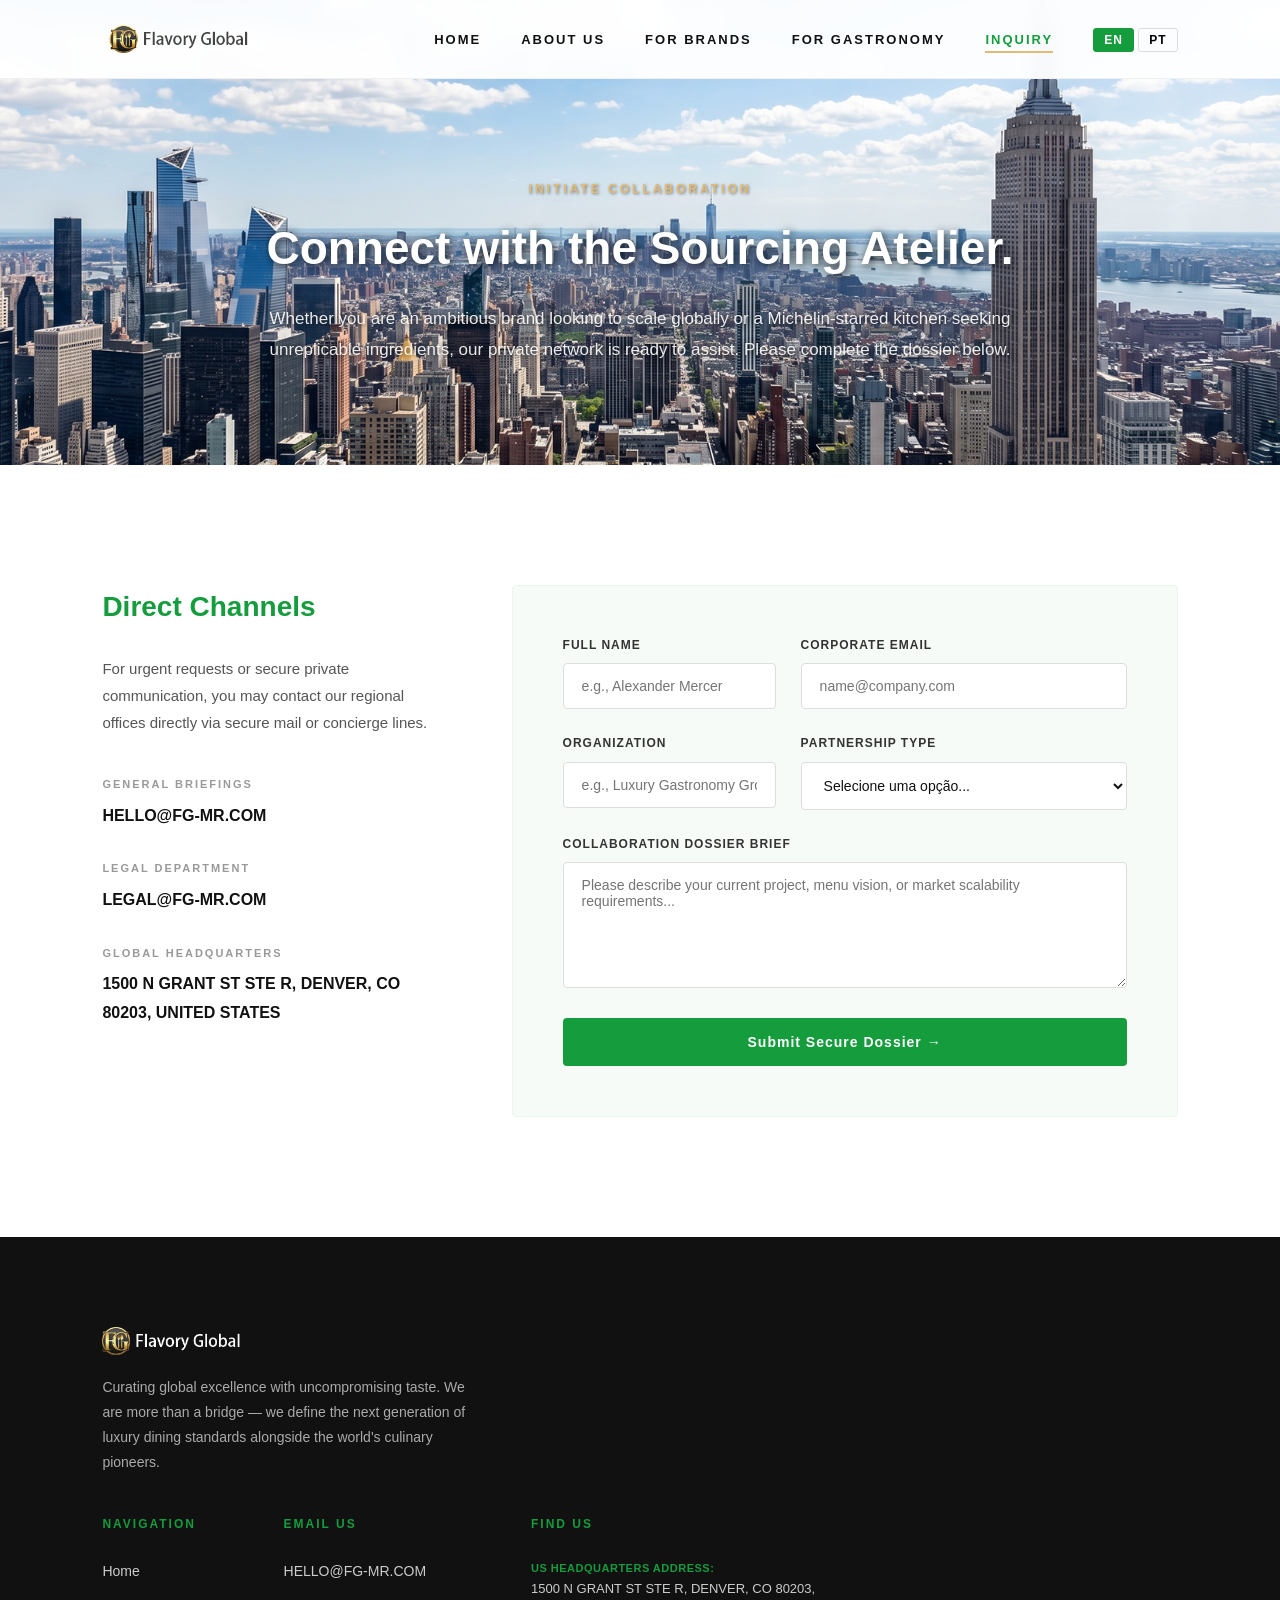
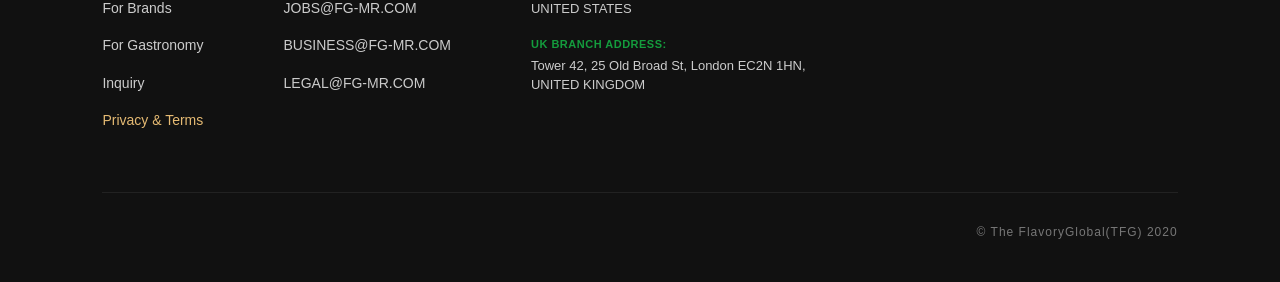
<file: inquiry.html>
<!DOCTYPE html>

<html lang="en">
<head>
<meta charset="utf-8"/>
<meta content="width=device-width, initial-scale=1.0" name="viewport"/>
<link rel="icon" type="image/png" href="images/badge.png">
    <title>Inquiry | Flavory Global</title>
<style>
        * { margin: 0; padding: 0; box-sizing: border-box; }
        body { font-family: -apple-system, BlinkMacSystemFont, "Segoe UI", Roboto, sans-serif; background-color: #ffffff; color: #111111; line-height: 1.6; }
        a { text-decoration: none; color: inherit; transition: all 0.3s ease; }
        
        .inner-hero { 
            padding: 180px 8% 100px 8%; 
            background: url('images/hero-inquiry-bg.png') no-repeat center center/cover; 
            color: #ffffff; 
            animation: fadeIn 1s ease; 
            display: flex;
            flex-direction: column;
            align-items: center; 
            text-align: center;  
        }
        .page-indicator { font-size: 12px; text-transform: uppercase; letter-spacing: 3px; color: #E5BA73; font-weight: 700; margin-bottom: 20px; display: block; text-shadow: 1px 1px 3px rgba(0,0,0,0.5); }
        .inner-hero h1 { font-size: 46px; font-weight: 700; max-width: 850px; margin-bottom: 25px; line-height: 1.3; text-shadow: 2px 2px 10px rgba(0, 0, 0, 0.8); }
        .inner-hero p { font-size: 17px; max-width: 750px; color: rgba(255,255,255,0.9); line-height: 1.8; font-weight: 300; text-shadow: 1px 1px 6px rgba(0, 0, 0, 0.7); }

        .form-section { padding: 120px 8%; background-color: #ffffff; display: grid; grid-template-columns: 1fr 2fr; gap: 80px; }
        .info-sidebar h3 { font-size: 28px; font-weight: 700; color: #111111; margin-bottom: 25px; }
        .info-sidebar h3 span { color: #149C3D; }
        .info-sidebar p { font-size: 15px; color: #555555; line-height: 1.8; margin-bottom: 40px; }
        
        .contact-methods { display: flex; flex-direction: column; gap: 30px; }
        .method-item h5 { font-size: 11px; text-transform: uppercase; letter-spacing: 2px; color: #999999; margin-bottom: 8px; font-weight: 700; }
        .method-item p { font-size: 16px; color: #111111; font-weight: 600; margin-bottom: 0; }
        .method-item a:hover { color: #149C3D; }

        .inquiry-form { background: #f7fbf8; padding: 50px; border-radius: 4px; border: 1px solid #eaf5ed; }
        .form-grid { display: grid; grid-template-columns: repeat(2, 1fr); gap: 25px; margin-bottom: 30px; }
        .form-group { display: flex; flex-direction: column; gap: 8px; }
        .form-group.full-width { grid-column: span 2; }
        
        .form-group label { font-size: 12px; font-weight: 700; text-transform: uppercase; letter-spacing: 1px; color: #333333; }
        .form-group input, .form-group select, .form-group textarea { padding: 14px 18px; border: 1px solid #ddd; background: #ffffff; border-radius: 4px; font-size: 14px; font-family: inherit; color: #111111; transition: all 0.3s ease; }
        .form-group input:focus, .form-group select:focus, .form-group textarea:focus { border-color: #149C3D; outline: none; box-shadow: 0 0 0 3px rgba(20,156,61,0.05); }
        
        .submit-btn { width: 100%; padding: 16px; background-color: #149C3D; color: #ffffff; border: none; font-size: 14px; font-weight: 600; letter-spacing: 1px; border-radius: 4px; cursor: pointer; transition: all 0.3s ease; }
        .submit-btn:hover { background-color: #111111; color: #E5BA73; }

        @media (max-width: 960px) {
            .form-section { grid-template-columns: 1fr; gap: 50px; }
            .inner-hero { padding: 160px 6% 80px 6%; }
            .inner-hero h1 { font-size: 36px; }
        }
        @media (max-width: 720px) {
            .form-section { padding: 80px 5%; }
            .inner-hero h1 { font-size: 32px; }
            .inquiry-form { padding: 30px; }
            .form-grid { grid-template-columns: 1fr; }
            .form-group.full-width { grid-column: span 1; }
        }
        @keyframes fadeIn { from { opacity: 0; } to { opacity: 1; } }

        /* Toast notification */
        .toast-overlay {
            position: fixed; top: 0; left: 0; width: 100%; height: 100%;
            background: rgba(0,0,0,0.4); z-index: 9999;
            display: none; align-items: center; justify-content: center;
        }
        .toast-overlay.show { display: flex; }
        .toast-box {
            background: #ffffff; border-radius: 8px; padding: 40px 48px;
            max-width: 480px; width: 90%; text-align: center;
            box-shadow: 0 20px 60px rgba(0,0,0,0.15);
            animation: toastIn 0.3s ease;
        }
        .toast-box .icon { font-size: 48px; margin-bottom: 16px; }
        .toast-box p { font-size: 16px; color: #333333; line-height: 1.7; margin: 0; }
        .toast-close {
            margin-top: 24px; padding: 10px 32px; background: #149C3D;
            color: #fff; border: none; border-radius: 4px;
            font-size: 13px; font-weight: 600; cursor: pointer; letter-spacing: 1px;
        }
        .toast-close:hover { background: #111111; }
        @keyframes toastIn {
            from { opacity: 0; transform: translateY(20px) scale(0.96); }
            to { opacity: 1; transform: translateY(0) scale(1); }
        }

        /* Validation error */
        .form-group .error-msg { font-size: 12px; color: #d32f2f; display: none; margin-top: 4px; }
        .form-group.has-error input,
        .form-group.has-error textarea,
        .form-group.has-error select { border-color: #d32f2f; }
        .form-group.has-error .error-msg { display: block; }
    </style>
<link href="css/components.css" rel="stylesheet"/>
</head>
<body>
<site-header id="inquiry_site-header"></site-header>
<section class="inner-hero" id="inquiry_hero">
<span class="page-indicator" id="inquiry_page-indicator"><span class="lang-en">Initiate Collaboration</span><span class="lang-pt" hidden>Iniciar Colaboracao</span></span>
<h1 id="inquiry_hero-title">
<span class="lang-en" id="inquiry_hero-title-en">Connect with the Sourcing Atelier.</span>
<span class="lang-pt" hidden="" id="inquiry_hero-title-pt">Conecte-se com o Atelie de Origens.</span>
</h1>
<p id="inquiry_hero-desc">
<span class="lang-en" id="inquiry_hero-desc-en">Whether you are an ambitious brand looking to scale globally or a Michelin-starred kitchen seeking unreplicable ingredients, our private network is ready to assist. Please complete the dossier below.</span>
<span class="lang-pt" hidden="" id="inquiry_hero-desc-pt">Seja voce uma marca ambiciosa buscando escala global ou uma cozinha estrelada procurando ingredientes inigualaveis, nossa rede privada esta pronta para ajudar. Por favor, preencha o dossier abaixo.</span>
</p>
</section>
<section class="form-section" id="inquiry_form-section">
<div class="info-sidebar" id="inquiry_info-sidebar">
<h3 id="inquiry_info-title">
<span class="lang-en" id="inquiry_info-title-en">Direct <span id="inquiry_info-title-highlight">Channels</span></span>
<span class="lang-pt" hidden="" id="inquiry_info-title-pt">Canais <span id="inquiry_info-title-highlight-pt">Diretos</span></span>
</h3>
<p id="inquiry_info-desc">
<span class="lang-en" id="inquiry_info-desc-en">For urgent requests or secure private communication, you may contact our regional offices directly via secure mail or concierge lines.</span>
<span class="lang-pt" hidden="" id="inquiry_info-desc-pt">Para solicitacoes urgentes ou comunicacao privada segura, voce pode contatar nossos escritorios regionais diretamente via e-mail seguro ou linhas de concierge.</span>
</p>
<div class="contact-methods" id="inquiry_contact-methods">
<div class="method-item" id="inquiry_method-general">
<h5 id="inquiry_method-general-label"><span class="lang-en">General Briefings</span><span class="lang-pt" hidden>Briefings Gerais</span></h5>
<p id="inquiry_method-general-value">HELLO@FG-MR.COM</p>
</div>
<div class="method-item" id="inquiry_method-legal">
<h5 id="inquiry_method-legal-label"><span class="lang-en">Legal Department</span><span class="lang-pt" hidden>Departamento Jurídico</span></h5>
<p id="inquiry_method-legal-value">LEGAL@FG-MR.COM</p>
</div>
<div class="method-item" id="inquiry_method-hq">
<h5 id="inquiry_method-hq-label"><span class="lang-en">Global Headquarters</span><span class="lang-pt" hidden>Sede Global</span></h5>
<p id="inquiry_method-hq-value">1500 N GRANT ST STE R, DENVER, CO 80203, UNITED STATES</p>
</div>
</div>
</div>
<div class="inquiry-form" id="inquiry_form-container">
<form action="#" id="inquiry_form" method="POST" novalidate>
<div class="form-grid" id="inquiry_form-grid">
<div class="form-group" id="inquiry_field-name">
<label for="name" id="inquiry_label"><span class="lang-en">Full Name</span><span class="lang-pt" hidden>Nome Completo</span></label>
<input id="inquiry_input-name" placeholder="e.g., Alexander Mercer" required="" type="text"/>
<span class="error-msg" id="inquiry_error-name"></span>
</div>
<div class="form-group" id="inquiry_field-email">
<label for="email" id="inquiry_label_2"><span class="lang-en">Corporate Email</span><span class="lang-pt" hidden>E-mail Corporativo</span></label>
<input id="inquiry_input-email" placeholder="name@company.com" required="" type="email"/>
<span class="error-msg" id="inquiry_error-email"></span>
</div>
<div class="form-group" id="inquiry_field-company">
<label for="company" id="inquiry_label_3"><span class="lang-en">Organization</span><span class="lang-pt" hidden>Organização</span></label>
<input id="inquiry_input-company" placeholder="e.g., Luxury Gastronomy Group" required="" type="text"/>
<span class="error-msg" id="inquiry_error-company"></span>
</div>
<div class="form-group" id="inquiry_field-partnership">
<label for="partnership-type" id="inquiry_label_4"><span class="lang-en">Partnership Type</span><span class="lang-pt" hidden>Tipo de Parceria</span></label>
<select id="inquiry_input-partnership" required="">
<option class="lang-en" disabled="" id="inquiry_option" selected="" value="">Select an option...</option>
<option class="lang-pt" disabled="" hidden id="inquiry_option_pt" selected="" value="">Selecione uma opção...</option>
<option class="lang-en" id="inquiry_option_2" value="brand">For Brands (Global Growth)</option>
<option class="lang-pt" hidden id="inquiry_option_2_pt" value="brand">Para Marcas (Crescimento Global)</option>
<option class="lang-en" id="inquiry_option_3" value="gastronomy">For Gastronomy (Michelin Sourcing)</option>
<option class="lang-pt" hidden id="inquiry_option_3_pt" value="gastronomy">Para Gastronomia (Fornecimento Michelin)</option>
<option class="lang-en" id="inquiry_option_4" value="other">Other Bespoke Collaboration</option>
<option class="lang-pt" hidden id="inquiry_option_4_pt" value="other">Outra Colaboração Sob Medida</option>
</select>
<span class="error-msg" id="inquiry_error-partnership"></span>
</div>
<div class="form-group full-width" id="inquiry_field-message">
<label for="message" id="inquiry_label_5"><span class="lang-en">Collaboration Dossier Brief</span><span class="lang-pt" hidden>Resumo do Dossiê de Colaboração</span></label>
<textarea id="inquiry_input-message" placeholder="Please describe your current project, menu vision, or market scalability requirements..." required="" rows="6"></textarea>
<span class="error-msg" id="inquiry_error-message"></span>
</div>
</div>
<button class="submit-btn" id="inquiry_submit-btn" type="submit">
<span class="lang-en" id="inquiry_submit-en">Submit Secure Dossier →</span>
<span class="lang-pt" hidden="" id="inquiry_submit-pt">Enviar Dossier Seguro →</span>
</button>
</form>
</div>
</section>
<site-footer id="inquiry_site-footer"></site-footer>

<!-- Toast overlay -->
<div class="toast-overlay" id="inquiry_toast">
    <div class="toast-box">
        <div class="icon">✓</div>
        <p id="inquiry_toast-msg"></p>
        <button class="toast-close" onclick="document.getElementById('inquiry_toast').classList.remove('show')">
            <span class="lang-en">OK</span>
            <span class="lang-pt" hidden>Fechar</span>
        </button>
    </div>
</div>

<script src="js/i18n.js"></script>
<script src="js/components.js"></script>
<script>
(function() {
    var form = document.getElementById('inquiry_form');
    if (!form) return;

    form.addEventListener('submit', function(e) {
        e.preventDefault();

        // Clear previous errors
        var groups = form.querySelectorAll('.form-group');
        for (var i = 0; i < groups.length; i++) groups[i].classList.remove('has-error');

        var name = document.getElementById('inquiry_input-name').value.trim();
        var email = document.getElementById('inquiry_input-email').value.trim();
        var company = document.getElementById('inquiry_input-company').value.trim();
        var partnership = document.getElementById('inquiry_input-partnership').value;
        var message = document.getElementById('inquiry_input-message').value.trim();
        var valid = true;
        var lang = window.currentLang || 'en';

        if (!name) {
            document.getElementById('inquiry_field-name').classList.add('has-error');
            document.getElementById('inquiry_error-name').textContent =
                lang === 'pt' ? 'Por favor, insira seu nome completo.' : 'Please enter your full name.';
            valid = false;
        }
        if (!email || !/^[^\s@]+@[^\s@]+\.[^\s@]+$/.test(email)) {
            document.getElementById('inquiry_field-email').classList.add('has-error');
            document.getElementById('inquiry_error-email').textContent =
                lang === 'pt' ? 'Por favor, insira um e-mail válido.' : 'Please enter a valid email address.';
            valid = false;
        }
        if (!company) {
            document.getElementById('inquiry_field-company').classList.add('has-error');
            document.getElementById('inquiry_error-company').textContent =
                lang === 'pt' ? 'Por favor, insira o nome da organização.' : 'Please enter your organization.';
            valid = false;
        }
        if (!partnership) {
            document.getElementById('inquiry_field-partnership').classList.add('has-error');
            document.getElementById('inquiry_error-partnership').textContent =
                lang === 'pt' ? 'Por favor, selecione um tipo de parceria.' : 'Please select a partnership type.';
            valid = false;
        }
        if (!message) {
            document.getElementById('inquiry_field-message').classList.add('has-error');
            document.getElementById('inquiry_error-message').textContent =
                lang === 'pt' ? 'Por favor, descreva suas necessidades de colaboração.' : 'Please describe your collaboration needs.';
            valid = false;
        }

        if (!valid) return;

        // Show toast with current language
        var msg = document.getElementById('inquiry_toast-msg');
        var lang = window.currentLang || 'en';
        if (lang === 'pt') {
            msg.textContent = 'Suas informações foram enviadas. Entraremos em contato em breve.';
        } else {
            msg.textContent = 'Your information has been submitted. We will contact you shortly.';
        }
        document.getElementById('inquiry_toast').classList.add('show');
    });
})();
</script>
</body>
</html>
</file>
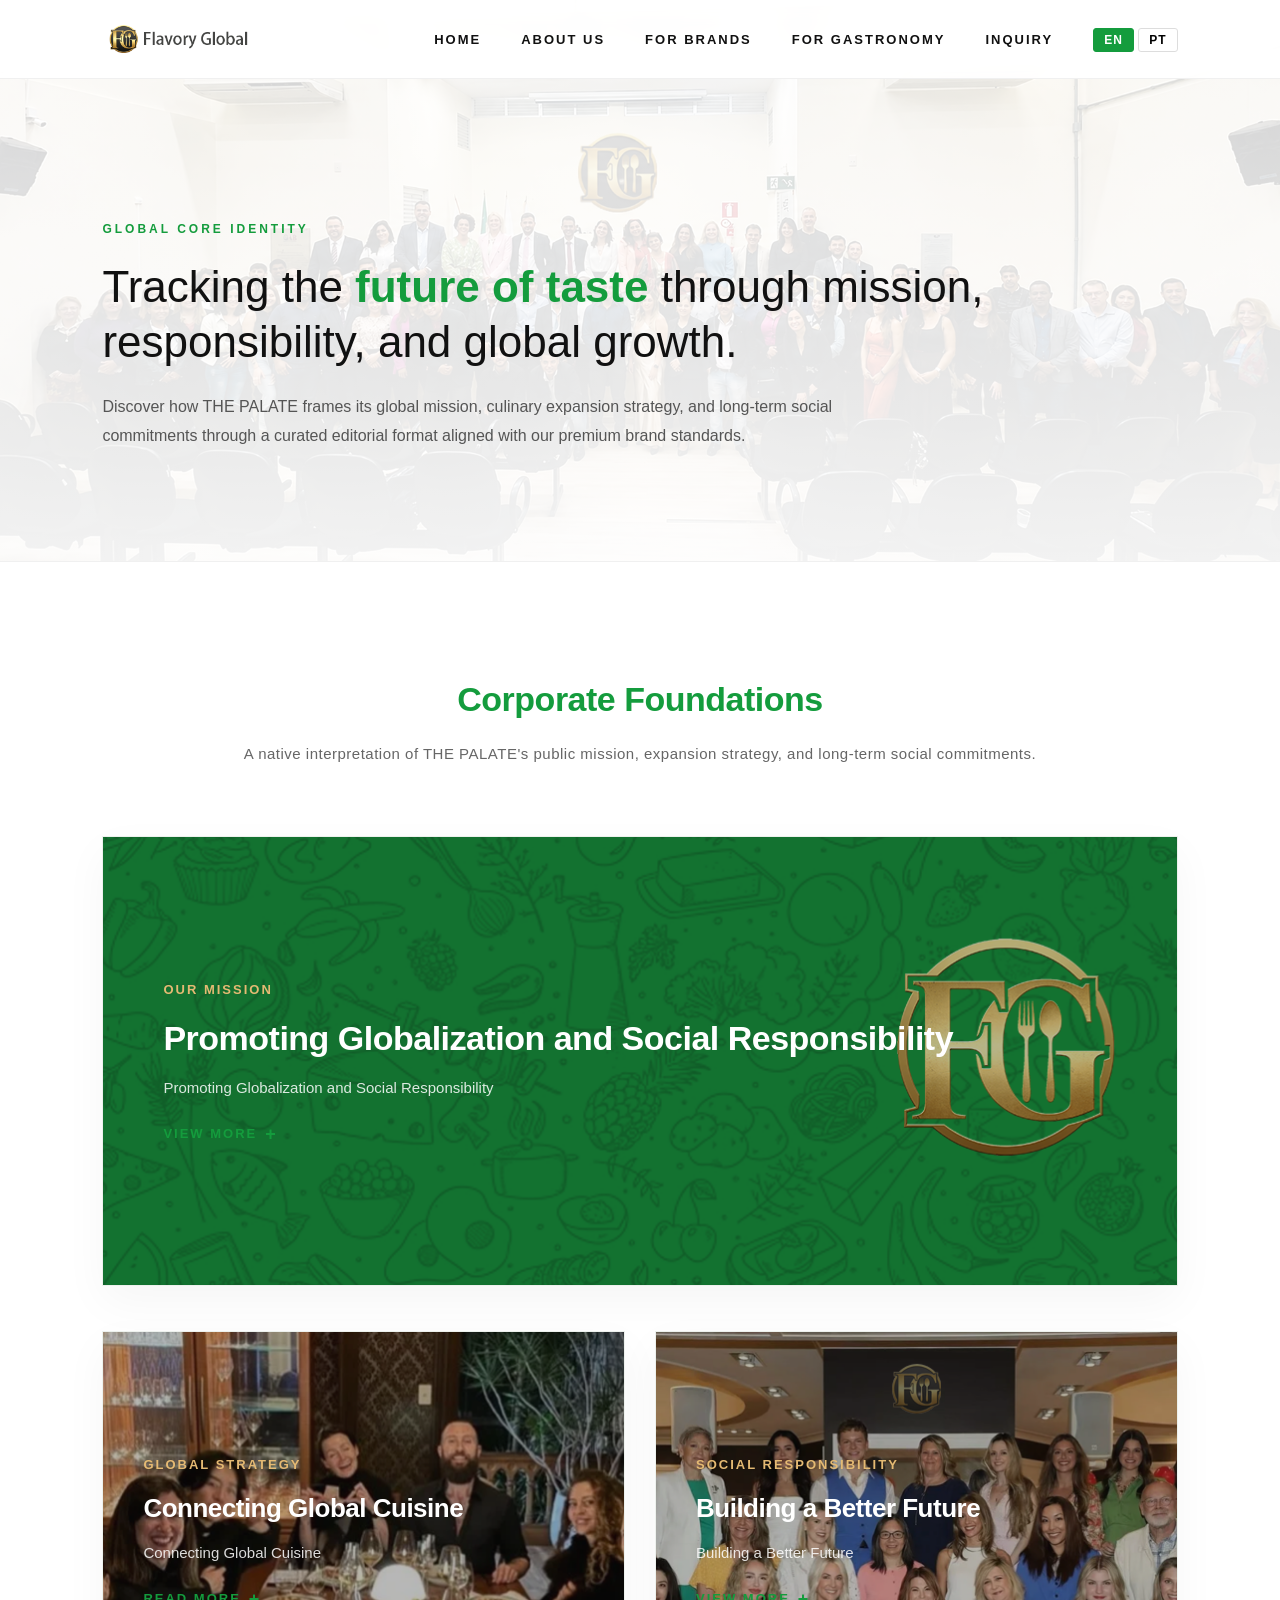
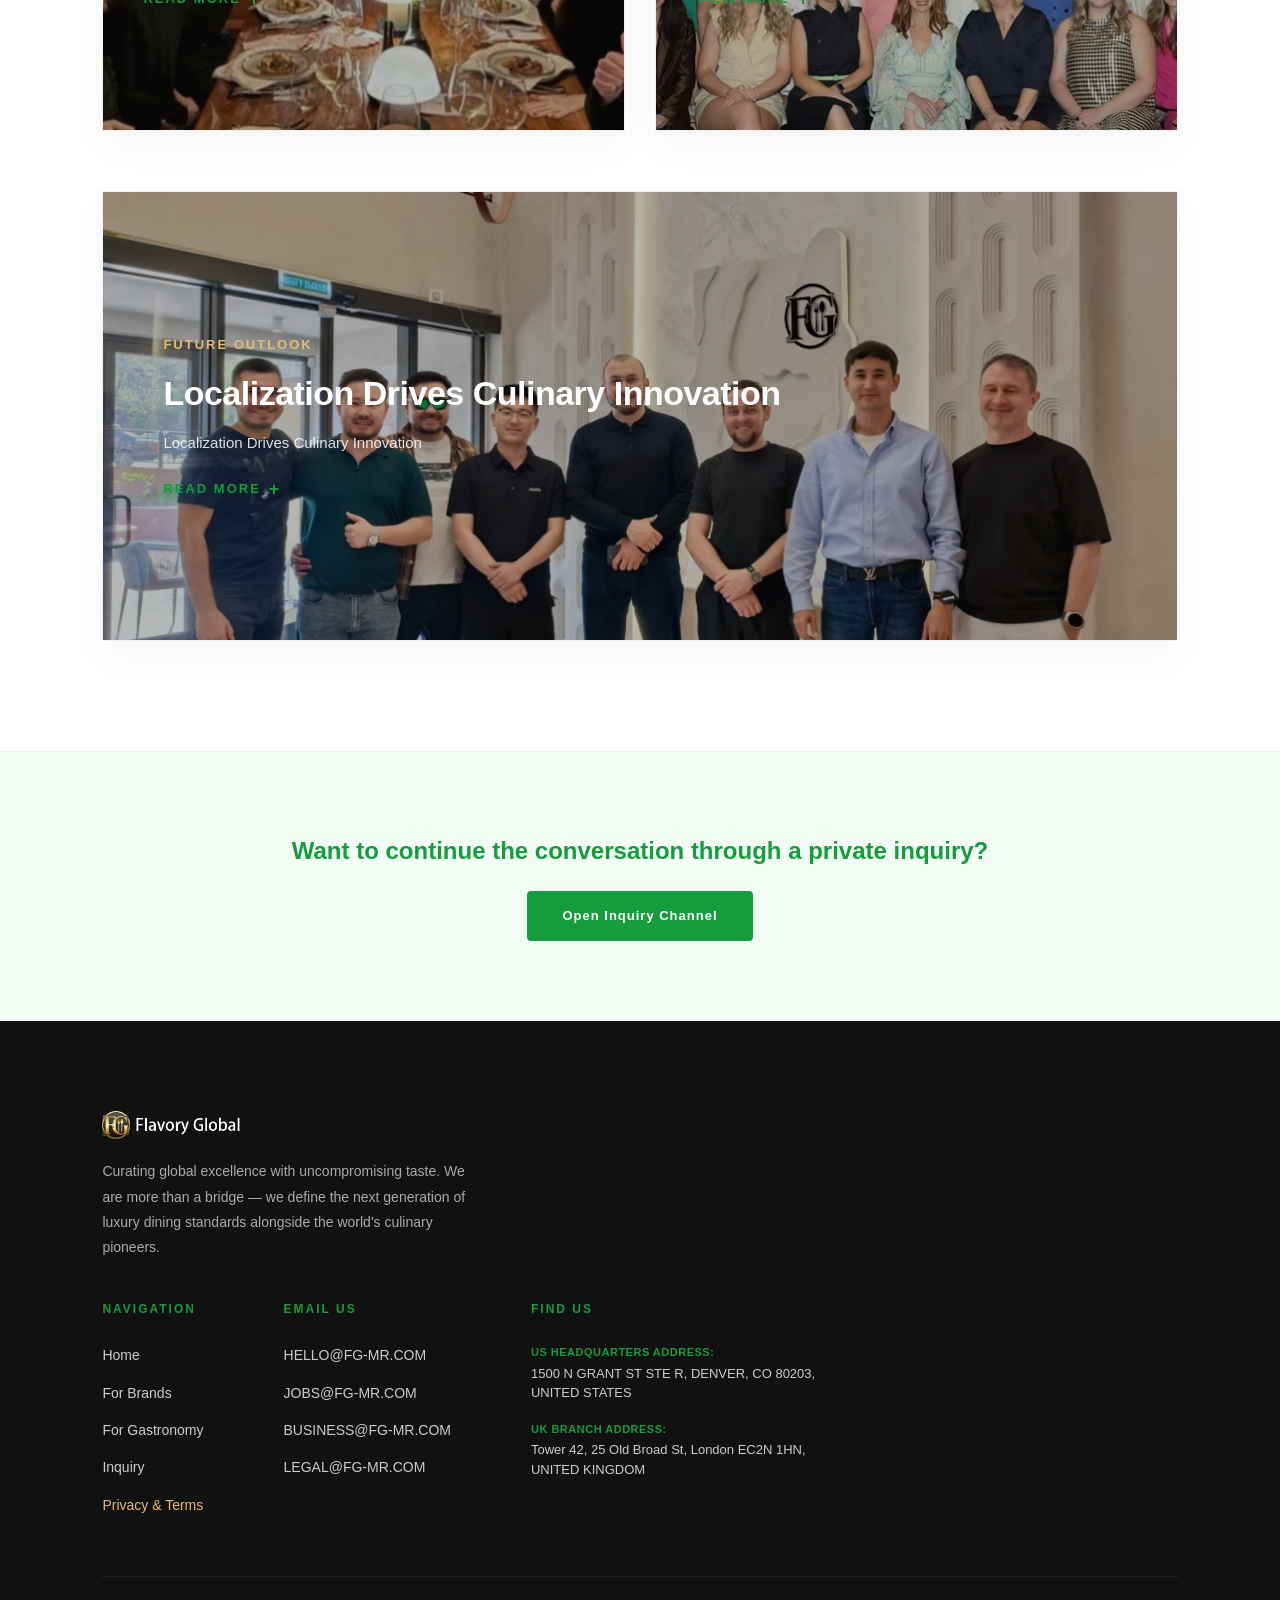
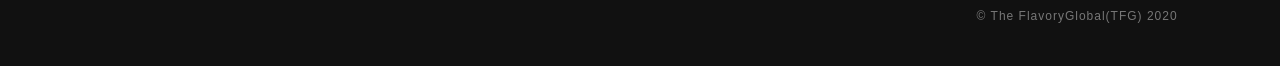
<file: news.html>
<!doctype html>
<html lang="en">
<head>
<meta charset="utf-8">
<meta content="width=device-width, initial-scale=1.0" name="viewport">
<title>About Us | THE PALATE</title>
<style>
* { margin: 0; padding: 0; box-sizing: border-box; }
body {
  font-family: -apple-system, BlinkMacSystemFont, "Segoe UI", Roboto, sans-serif;
  background-color: #ffffff;
  color: #111111;
  line-height: 1.6;
  overflow-x: hidden;
}
a { text-decoration: none; color: inherit; transition: all 0.3s ease; }

.container-1200 {
  max-width: 1200px;
  margin: 0 auto;
  width: 100%;
}

.inner-hero {
  padding: 220px 8% 110px 8%;
  background: linear-gradient(rgba(255,255,255,0.82), rgba(255,255,255,0.95)), url("images/about-hero-bg.png") no-repeat center center/cover;
  border-bottom: 1px solid #f0f0f0;
  animation: fadeIn 1s ease;
}
.page-indicator {
  font-size: 12px;
  text-transform: uppercase;
  letter-spacing: 3px;
  color: #149c3d;
  font-weight: 700;
  margin-bottom: 20px;
  display: block;
}
.inner-hero h1 {
  font-size: 44px;
  font-weight: 400;
  color: #111111;
  max-width: 900px;
  margin-bottom: 24px;
  line-height: 1.25;
}
.inner-hero h1 b { color: #149c3d; font-weight: 800; }
.inner-hero p {
  font-size: 16px;
  color: #555555;
  max-width: 800px;
  line-height: 1.8;
}

.news-section {
  padding: 110px 8%;
  background-color: #ffffff;
}
.section-heading {
  text-align: center;
  margin-bottom: 70px;
}
.section-heading h2 { font-size: 34px; font-weight: 700; margin-bottom: 16px; letter-spacing: -0.5px; }
.section-heading h2 span { color: #149c3d; }
.section-heading p { font-size: 15px; color: #666666; letter-spacing: 0.5px; }

.news-list { display: flex; flex-direction: column; gap: 45px; }

.news-grid-row {
  display: grid;
  grid-template-columns: repeat(2, 1fr);
  gap: 30px;
}

.news-item-container { display: flex; flex-direction: column; }

.news-card {
  position: relative;
  height: 450px;
  display: flex;
  flex-direction: column;
  justify-content: center;
  border: 1px solid #edf1ed;
  background: #111111;
  box-shadow: 0 16px 42px rgba(17,17,17,0.04);
  overflow: hidden;
  transition: transform 0.3s ease, box-shadow 0.3s ease;
}
.news-grid-row .news-card {
  height: 400px;
}
.news-card:hover {
  transform: translateY(-4px);
  box-shadow: 0 16px 30px rgba(20,156,61,0.12);
}
.news-card-bg {
  position: absolute;
  inset: 0;
  background-size: cover;
  background-position: center;
  z-index: 1;
  transition: transform 0.6s ease;
}
.news-card:hover .news-card-bg { transform: scale(1.03); }

.news-card::after {
  content: "";
  position: absolute;
  inset: 0;
  background: rgba(17,17,17,0.3);
  z-index: 2;
}

.news-card-content {
  position: relative;
  z-index: 3;
  padding: 40px 60px;
  display: flex;
  flex-direction: column;
  justify-content: center;
}
.news-grid-row .news-card-content {
  padding: 30px 40px;
}
.news-kicker {
  font-size: 13px;
  letter-spacing: 2px;
  text-transform: uppercase;
  color: #e5ba73;
  font-weight: 700;
  display: block;
  margin-bottom: 16px;
}
.news-card h3 {
  font-size: 34px;
  font-weight: 700;
  color: #ffffff;
  margin-bottom: 16px;
  line-height: 1.25;
  letter-spacing: -0.5px;
}
.news-grid-row .news-card h3 {
  font-size: 26px;
}
.news-summary {
  font-size: 15px;
  color: rgba(255,255,255,0.85);
  line-height: 1.7;
  margin-bottom: 24px;
  max-width: 850px;
}
.news-toggle {
  display: inline-flex;
  align-items: center;
  gap: 8px;
  width: fit-content;
  border: none;
  background: transparent;
  color: #149c3d;
  font-size: 13px;
  font-weight: 700;
  letter-spacing: 2px;
  text-transform: uppercase;
  cursor: pointer;
  padding: 0;
}
.news-toggle:hover { color: #e5ba73; }
.news-toggle::after { content: "+"; font-size: 18px; line-height: 1; }
.news-toggle[aria-expanded="true"]::after { content: "-"; }

.news-detail-wrapper {
  max-height: 0;
  overflow: hidden;
  opacity: 0;
  margin-top: 0;
  transition: max-height 0.4s ease, opacity 0.3s ease, margin-top 0.3s ease;
}
.news-detail-wrapper[hidden] { display: none; }
.news-detail-wrapper.open { max-height: 2000px; opacity: 1; margin-top: 15px; }
.news-detail-inner { padding: 35px; background: #fcfcfc; border-left: 4px solid #149c3d; display: flex; flex-direction: column; gap: 16px; border-right: 1px solid #edf1ed; border-bottom: 1px solid #edf1ed; }
.news-detail-wrapper p { font-size: 15px; color: #444444; line-height: 1.85; text-align: justify; }

.news-cta {
  background-color: #f4fcf6;
  padding: 80px 8%;
  text-align: center;
  border-top: 1px solid #e2f3e7;
}
.news-cta h4 { font-size: 24px; color: #111111; margin-bottom: 20px; }
.news-cta h4 span { color: #149c3d; }
.news-btn {
  display: inline-block;
  padding: 15px 35px;
  background-color: #149c3d;
  color: #ffffff;
  font-size: 13px;
  font-weight: 600;
  letter-spacing: 1px;
  border-radius: 4px;
}
.news-btn:hover { background-color: #111111; color: #e5ba73; }

@keyframes fadeIn { from { opacity: 0; } to { opacity: 1; } }

@media (max-width: 1240px) {
  .container-1200 { padding: 0 20px; }
}
@media (max-width: 960px) {
  .inner-hero { padding: 180px 6% 84px 6%; }
  .news-section, .news-cta, footer { padding-left: 6%; padding-right: 6%; }
  .news-grid-row { grid-template-columns: 1fr; gap: 30px; }
  .news-card { height: auto; min-height: 380px; }
  .news-grid-row .news-card { height: auto; min-height: 380px; }
  .news-card-content { padding: 30px; }
  .news-card h3 { font-size: 30px; }
}
@media (max-width: 768px) {
  .inner-hero h1 { font-size: 32px; }
  .inner-hero p, .news-summary, .news-detail-wrapper p { font-size: 14px; line-height: 1.6; }
  .news-list { gap: 20px; }
  .news-card-content { padding: 24px 20px; }
  .news-toggle { width: 100%; justify-content: flex-start; min-height: 44px; }
}
</style>
<link href="css/components.css" rel="stylesheet">
</head>
<body>

<site-header></site-header>

<section class="inner-hero">
  <div class="container-1200">
    <span class="page-indicator">
      <span class="lang-en">Global Core Identity</span>
      <span class="lang-pt" hidden>Identidade Central Global</span>
    </span>
    <h1>
      <span class="lang-en">Tracking the <b>future of taste</b> through mission, responsibility, and global growth.</span>
      <span class="lang-pt" hidden>Acompanhando o <b>futuro do sabor</b> por meio de missao, responsabilidade e crescimento global.</span>
    </h1>
    <p>
      <span class="lang-en">Discover how THE PALATE frames its global mission, culinary expansion strategy, and long-term social commitments through a curated editorial format aligned with our premium brand standards.</span>
      <span class="lang-pt" hidden>Descubra como a THE PALATE apresenta sua missao global, estrategia de expansao culinaria e compromissos sociais de longo prazo em um formato editorial alinhado aos nossos padroes de marca premium.</span>
    </p>
  </div>
</section>

<section class="news-section">
  <div class="container-1200">
    <div class="section-heading">
      <h2>
        <span class="lang-en">Corporate <span>Foundations</span></span>
        <span class="lang-pt" hidden>Pilares <span>Corporativos</span></span>
      </h2>
      <p>
        <span class="lang-en">A native interpretation of THE PALATE's public mission, expansion strategy, and long-term social commitments.</span>
        <span class="lang-pt" hidden>Uma interpretacao nativa sobre a missao publica, estrategia de expansao e compromissos sociais da THE PALATE.</span>
      </p>
    </div>

    <div class="news-list">

      <!-- CARD 1: MISSION -->
      <div class="news-item-container">
        <article class="news-card">
          <div class="news-card-bg" style="background-image: url('images/about-card-mission.png')"></div>
          <div class="news-card-content">
            <span class="news-kicker">OUR MISSION</span>
            <h3>
              <span class="lang-en">Promoting Globalization and Social Responsibility</span>
              <span class="lang-pt" hidden>Promovendo Globalizacao e Responsabilidade Social</span>
            </h3>
            <p class="news-summary">
              <span class="lang-en">Promoting Globalization and Social Responsibility</span>
              <span class="lang-pt" hidden>Promovendo Globalizacao e Responsabilidade Social</span>
            </p>
            <button class="news-toggle" type="button" aria-expanded="false" aria-controls="news-detail-1" data-more-en="View more" data-less-en="Show less" data-more-pt="Ver mais" data-less-pt="Mostrar menos" onclick="toggleNewsDetail(this, 'news-detail-1')">
              <span class="lang-en">View more</span>
              <span class="lang-pt" hidden>Ver mais</span>
            </button>
          </div>
        </article>
        <div class="news-detail-wrapper" id="news-detail-1" hidden>
          <div class="news-detail-inner">
            <p>
              <strong style="display: block; margin-bottom: 8px; color: #149c3d;">OUR MISSION</strong>
              <strong style="display: block; margin-bottom: 12px; font-size: 16px;">Promoting Globalization and Social Responsibility</strong>
              <span class="lang-en">THE PALATE is not just a culinary curation company; we are also practitioners of global social responsibility. We are committed to promoting the process of globalization and actively responding to the increasingly prominent issue of global unemployment by providing effective solutions for various countries. Through our platform, we hope to help everyone find their own culinary journey.</span>
              <span class="lang-pt" hidden>A THE PALATE nao e apenas uma empresa de curadoria culinaria; tambem somos praticantes da responsabilidade social global. Estamos comprometidos em promover o processo de globalizacao e responder ativamente ao crescente problema do desemprego global por meio de solucoes eficazes para varios paises. Por meio de nossa plataforma, esperamos ajudar cada pessoa a encontrar sua propria jornada culinaria.</span>
            </p>
          </div>
        </div>
      </div>

      <!-- GRID ROW: CARD 2 + CARD 3 -->
      <div class="news-grid-row">

        <div class="news-item-container">
          <article class="news-card">
            <div class="news-card-bg" style="background-image: url('images/about-card-strategy.png')"></div>
            <div class="news-card-content">
              <span class="news-kicker">GLOBAL STRATEGY</span>
              <h3>
                <span class="lang-en">Connecting Global Cuisine</span>
                <span class="lang-pt" hidden>Conectando a Culinaria Global</span>
              </h3>
              <p class="news-summary">
                <span class="lang-en">Connecting Global Cuisine</span>
                <span class="lang-pt" hidden>Conectando a Culinaria Global</span>
              </p>
              <button class="news-toggle" type="button" aria-expanded="false" aria-controls="news-detail-2" data-more-en="Read more" data-less-en="Show less" data-more-pt="Ler mais" data-less-pt="Mostrar menos" onclick="toggleNewsDetail(this, 'news-detail-2')">
                <span class="lang-en">Read more</span>
                <span class="lang-pt" hidden>Ler mais</span>
              </button>
            </div>
          </article>
          <div class="news-detail-wrapper" id="news-detail-2" hidden>
            <div class="news-detail-inner">
              <p>
                <strong style="display: block; margin-bottom: 8px; color: #149c3d;">GLOBAL STRATEGY</strong>
                <strong style="display: block; margin-bottom: 12px; font-size: 16px;">Connecting Global Cuisine</strong>
                <span class="lang-en">As of 2026, THE PALATE has established a comprehensive international business network, with offices spanning multiple continents. With our rigorous curation standards and exceptional digital service system, we provide precise and unique culinary insights to food lovers around the world, continuously driving the innovation and upgrading of global dining evaluation standards.</span>
                <span class="lang-pt" hidden>A THE PALATE estabeleceu uma rede internacional de negocios abrangente, abrangendo diversos paises. Com nossos rigorosos padroes de curadoria e sistema digital de servico excepcional, fornecemos insights culinarios precisos e unicos para amantes da gastronomia em todo o mundo.</span>
              </p>
            </div>
          </div>
        </div>

        <div class="news-item-container">
          <article class="news-card">
            <div class="news-card-bg" style="background-image: url('images/about-card-responsibility.png')"></div>
            <div class="news-card-content">
              <span class="news-kicker">SOCIAL RESPONSIBILITY</span>
              <h3>
                <span class="lang-en">Building a Better Future</span>
                <span class="lang-pt" hidden>Construindo um Futuro Melhor</span>
              </h3>
              <p class="news-summary">
                <span class="lang-en">Building a Better Future</span>
                <span class="lang-pt" hidden>Construindo um Futuro Melhor</span>
              </p>
              <button class="news-toggle" type="button" aria-expanded="false" aria-controls="news-detail-3" data-more-en="View more" data-less-en="Show less" data-more-pt="Ver mais" data-less-pt="Mostrar menos" onclick="toggleNewsDetail(this, 'news-detail-3')">
                <span class="lang-en">View more</span>
                <span class="lang-pt" hidden>Ver mais</span>
              </button>
            </div>
          </article>
          <div class="news-detail-wrapper" id="news-detail-3" hidden>
            <div class="news-detail-inner">
              <p>
                <strong style="display: block; margin-bottom: 8px; color: #149c3d;">SOCIAL RESPONSIBILITY</strong>
                <strong style="display: block; margin-bottom: 12px; font-size: 16px;">Building a Better Future</strong>
                <span class="lang-en" style="display: block; margin-bottom: 12px;">THE PALATE has established strong partnerships with globally recognized charitable organizations. We actively give back to society through charitable activities worldwide, covering areas such as education, poverty alleviation, and health.</span>
                <span class="lang-en" style="display: block; margin-bottom: 12px;">We collaborate with internationally recognized organizations to launch inclusive charitable products that align with local cultural and legal principles. We allocate a portion of our operational profits to fund schools, community centers, and provide ongoing assistance for vulnerable groups.</span>
                <span class="lang-en">We recognize the importance of charitable endeavors. As a socially responsible company, we call on every partner to participate in meaningful action beyond food.</span>
                <span class="lang-pt" hidden>A THE PALATE estabeleceu parcerias com organizacoes globais reconhecidas. Dedicamos parte dos lucros para financiar escolas, centros comunitarios e fornecer assistencia para grupos vulneraveis em todo o mundo.</span>
              </p>
            </div>
          </div>
        </div>

      </div>

      <!-- CARD 4: FUTURE OUTLOOK -->
      <div class="news-item-container" style="margin-top: 15px;">
        <article class="news-card">
          <div class="news-card-bg" style="background-image: url('images/about-card-outlook.png')"></div>
          <div class="news-card-content">
            <span class="news-kicker">FUTURE OUTLOOK</span>
            <h3>
              <span class="lang-en">Localization Drives Culinary Innovation</span>
              <span class="lang-pt" hidden>A Localizacao Impulsiona a Inovacao Culinaria</span>
            </h3>
            <p class="news-summary">
              <span class="lang-en">Localization Drives Culinary Innovation</span>
              <span class="lang-pt" hidden>A Localizacao Impulsiona a Inovacao Culinaria</span>
            </p>
            <button class="news-toggle" type="button" aria-expanded="false" aria-controls="news-detail-4" data-more-en="Read more" data-less-en="Show less" data-more-pt="Ler mais" data-less-pt="Mostrar menos" onclick="toggleNewsDetail(this, 'news-detail-4')">
              <span class="lang-en">Read more</span>
              <span class="lang-pt" hidden>Ler mais</span>
            </button>
          </div>
        </article>
        <div class="news-detail-wrapper" id="news-detail-4" hidden>
          <div class="news-detail-inner">
            <p>
              <strong style="display: block; margin-bottom: 8px; color: #149c3d;">FUTURE OUTLOOK</strong>
              <strong style="display: block; margin-bottom: 12px; font-size: 16px;">Localization Drives Culinary Innovation</strong>
              <span class="lang-en">THE PALATE looks forward to further consolidating its leadership position in the global culinary curation market while creating a richer and more diverse food experience for diners worldwide. Through our platform, we integrate the unique offerings of local food businesses and user feedback to drive culinary innovation across markets.</span>
              <span class="lang-pt" hidden>A THE PALATE espera consolidar ainda mais sua posicao de lideranca no mercado global de curadoria culinaria, criando uma experiencia gastronomica mais rica e diversa para consumidores do mundo inteiro.</span>
            </p>
          </div>
        </div>
      </div>

    </div>
  </div>
</section>

<section class="news-cta">
  <div class="container-1200">
    <h4>
      <span class="lang-en">Want to continue the conversation through a <span>private inquiry</span>?</span>
      <span class="lang-pt" hidden>Quer continuar a conversa por meio de uma <span>consulta privada</span>?</span>
    </h4>
    <a href="inquiry.html" class="news-btn">
      <span class="lang-en">Open Inquiry Channel</span>
      <span class="lang-pt" hidden>Abrir Canal de Consulta</span>
    </a>
  </div>
</section>

<site-footer></site-footer>

<script>
var DETAIL_CLOSE_DELAY_MS = 250;

function toggleNewsDetail(button, detailId) {
  var detail = document.getElementById(detailId);
  var isOpen = detail.classList.contains("open");
  var nextState = !isOpen;
  var langEn = button.querySelector(".lang-en");
  var langPt = button.querySelector(".lang-pt");

  if (nextState) {
    detail.hidden = false;
    requestAnimationFrame(function () {
      detail.classList.add("open");
    });
  } else {
    detail.classList.remove("open");
    window.setTimeout(function () {
      if (!detail.classList.contains("open")) {
        detail.hidden = true;
      }
    }, DETAIL_CLOSE_DELAY_MS);
  }

  button.setAttribute("aria-expanded", String(nextState));

  if (langEn) {
    langEn.textContent = nextState
      ? button.getAttribute("data-less-en")
      : button.getAttribute("data-more-en");
  }
  if (langPt) {
    langPt.textContent = nextState
      ? button.getAttribute("data-less-pt")
      : button.getAttribute("data-more-pt");
  }
}
</script>
<script src="js/i18n.js"></script>
<script src="js/components.js"></script>
</body>
</html>
</file>
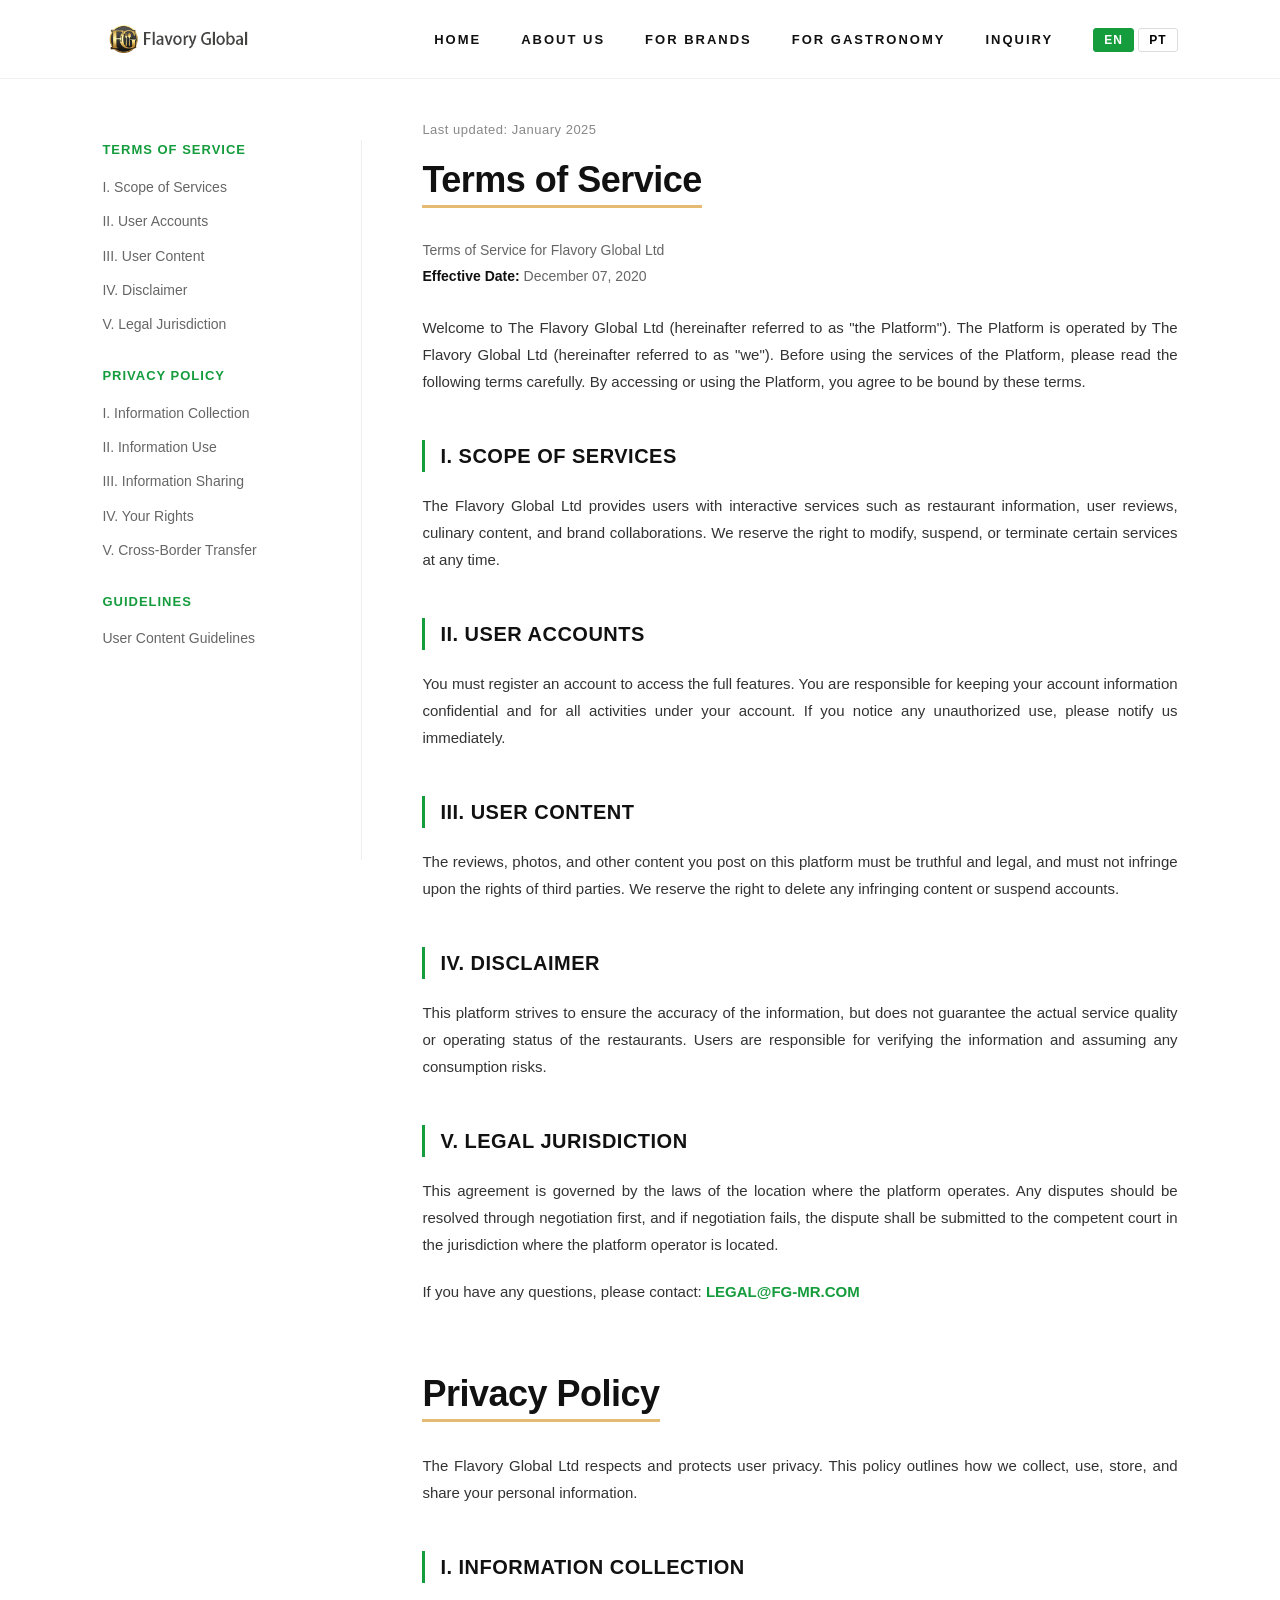
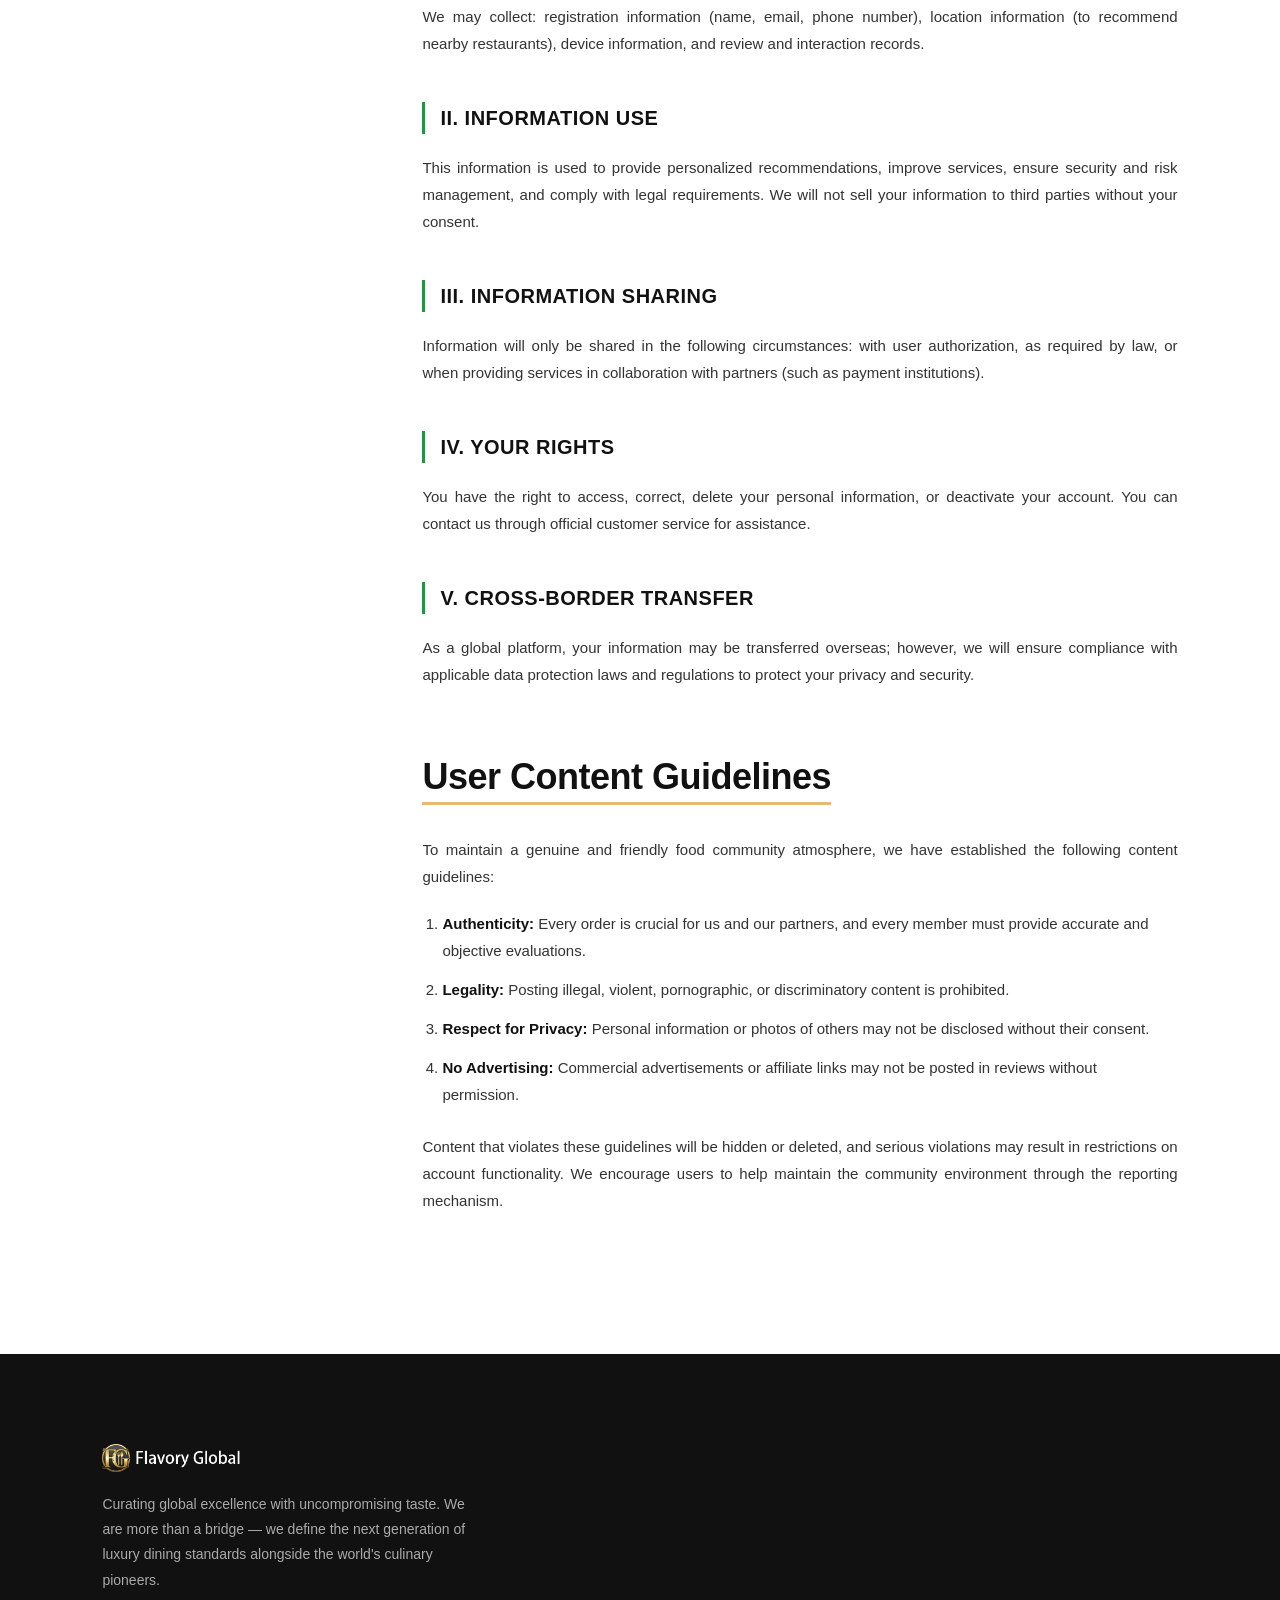
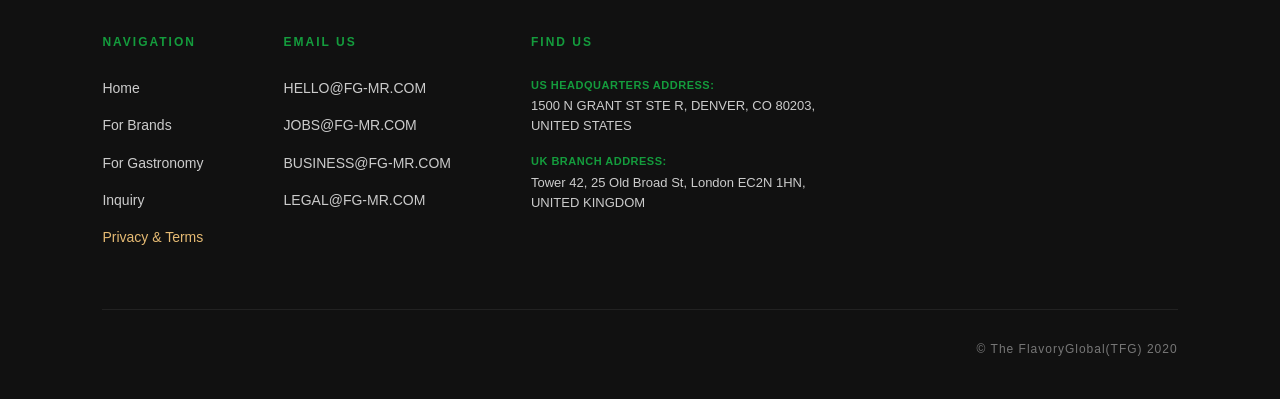
<file: privacy.html>
<!DOCTYPE html>
<html id="privacy_html" lang="en">
<head id="privacy_head">
    <meta id="privacy_meta" charset="UTF-8">
    <meta id="privacy_viewport" name="viewport" content="width=device-width, initial-scale=1.0">
    <title id="privacy_title"><span id="privacy_lang_en" class="lang-en">Privacy & Terms | Flavory Global</span><span id="privacy_lang_pt" class="lang-pt" hidden>Privacidade e Termos | Flavory Global</span></title>
    <link id="privacy_link" rel="icon" type="image/png" href="images/badge.png">
    <link id="privacy_link_2" rel="stylesheet" href="css/components.css">
    <style id="privacy_style">
        * { margin: 0; padding: 0; box-sizing: border-box; }
        body { font-family: -apple-system, BlinkMacSystemFont, "Segoe UI", Roboto, "Helvetica Neue", Arial, sans-serif; background-color: #ffffff; color: #111111; line-height: 1.6; overflow-x: hidden; }
        a { text-decoration: none; color: inherit; transition: all 0.3s ease; }

        .policy-container { display: flex; max-width: 1400px; margin: 120px auto 0 auto; padding: 0 8%; gap: 60px; position: relative; }
        .policy-sidebar { width: 260px; position: sticky; top: 140px; height: calc(100vh - 180px); overflow-y: auto; padding-right: 20px; border-right: 1px solid #eeeeee; }
        .sidebar-group { margin-bottom: 30px; }
        .sidebar-title { font-size: 13px; font-weight: 700; text-transform: uppercase; letter-spacing: 1px; color: #149C3D; margin-bottom: 15px; }
        .sidebar-links { list-style: none; display: flex; flex-direction: column; gap: 12px; }
        .sidebar-links a { font-size: 14px; color: #666666; font-weight: 400; display: block; }
        .sidebar-links a:hover { color: #111111; padding-left: 4px; }

        .policy-content { flex: 1; max-width: 800px; padding-bottom: 120px; }
        .policy-content .doc-meta { font-size: 13px; color: #888888; margin-bottom: 10px; letter-spacing: 0.5px; }
        .policy-content h1 { font-size: 36px; font-weight: 700; color: #111111; margin-bottom: 30px; letter-spacing: -0.5px; }
        .policy-content h1 span { border-bottom: 3px solid #E5BA73; padding-bottom: 5px; }
        .policy-content h2 { font-size: 20px; font-weight: 700; color: #111111; margin-top: 45px; margin-bottom: 20px; border-left: 3px solid #149C3D; padding-left: 15px; text-transform: uppercase; letter-spacing: 0.5px; }
        .policy-content p { font-size: 15px; color: #333333; line-height: 1.8; margin-bottom: 20px; text-align: justify; }
        .policy-content p strong { color: #111111; font-weight: 600; }
        .policy-content ol { padding-left: 20px; margin-bottom: 25px; list-style-type: decimal; }
        .policy-content li { font-size: 15px; color: #333333; line-height: 1.8; margin-bottom: 12px; }
        .policy-content li strong { color: #111111; }

        @media (max-width: 992px) {
            .policy-sidebar { display: none; }
            .policy-container { margin-top: 100px; padding: 0 5%; }
        }
    </style>
</head>
<body id="privacy_body">

    <site-header id="privacy_site-header"></site-header>

    <!-- 双栏法律文档主体 -->
    <div id="privacy_policy_container" class="policy-container">
        
        <!-- 左侧固定侧边栏目录 -->
        <aside id="privacy_policy_sidebar" class="policy-sidebar">
            <div id="privacy_sidebar_group" class="sidebar-group">
                <div id="privacy_sidebar_title" class="sidebar-title"><span id="privacy_lang_en_2" class="lang-en">Terms of Service</span><span id="privacy_lang_pt_2" class="lang-pt" hidden>Termos de Serviço</span></div>
                <ul id="privacy_sidebar_links" class="sidebar-links">
                    <li id="privacy_li"><a id="privacy_tos-1" href="#tos-1"><span id="privacy_lang_en_3" class="lang-en">I. Scope of Services</span><span id="privacy_lang_pt_3" class="lang-pt" hidden>I. Âmbito dos Serviços</span></a></li>
                    <li id="privacy_li_2"><a id="privacy_tos-2" href="#tos-2"><span id="privacy_lang_en_4" class="lang-en">II. User Accounts</span><span id="privacy_lang_pt_4" class="lang-pt" hidden>II. Contas de Utilizador</span></a></li>
                    <li id="privacy_li_3"><a id="privacy_tos-3" href="#tos-3"><span id="privacy_lang_en_5" class="lang-en">III. User Content</span><span id="privacy_lang_pt_5" class="lang-pt" hidden>III. Conteúdo do Utilizador</span></a></li>
                    <li id="privacy_li_4"><a id="privacy_tos-4" href="#tos-4"><span id="privacy_lang_en_6" class="lang-en">IV. Disclaimer</span><span id="privacy_lang_pt_6" class="lang-pt" hidden>IV. Isenção de Responsabilidade</span></a></li>
                    <li id="privacy_li_5"><a id="privacy_tos-5" href="#tos-5"><span id="privacy_lang_en_7" class="lang-en">V. Legal Jurisdiction</span><span id="privacy_lang_pt_7" class="lang-pt" hidden>V. Jurisdição Legal</span></a></li>
                </ul>
            </div>
            <div id="privacy_sidebar_group_2" class="sidebar-group">
                <div id="privacy_sidebar_title_2" class="sidebar-title"><span id="privacy_lang_en_8" class="lang-en">Privacy Policy</span><span id="privacy_lang_pt_8" class="lang-pt" hidden>Política de Privacidade</span></div>
                <ul id="privacy_sidebar_links_2" class="sidebar-links">
                    <li id="privacy_li_6"><a id="privacy_privacy-1" href="#privacy-1"><span id="privacy_lang_en_9" class="lang-en">I. Information Collection</span><span id="privacy_lang_pt_9" class="lang-pt" hidden>I. Coleta de Informações</span></a></li>
                    <li id="privacy_li_7"><a id="privacy_privacy-2" href="#privacy-2"><span id="privacy_lang_en_10" class="lang-en">II. Information Use</span><span id="privacy_lang_pt_10" class="lang-pt" hidden>II. Uso das Informações</span></a></li>
                    <li id="privacy_li_8"><a id="privacy_privacy-3" href="#privacy-3"><span id="privacy_lang_en_11" class="lang-en">III. Information Sharing</span><span id="privacy_lang_pt_11" class="lang-pt" hidden>III. Compartilhamento de Informações</span></a></li>
                    <li id="privacy_li_9"><a id="privacy_privacy-4" href="#privacy-4"><span id="privacy_lang_en_12" class="lang-en">IV. Your Rights</span><span id="privacy_lang_pt_12" class="lang-pt" hidden>IV. Seus Direitos</span></a></li>
                    <li id="privacy_li_10"><a id="privacy_privacy-5" href="#privacy-5"><span id="privacy_lang_en_13" class="lang-en">V. Cross-Border Transfer</span><span id="privacy_lang_pt_13" class="lang-pt" hidden>V. Transferência Internacional</span></a></li>
                </ul>
            </div>
            <div id="privacy_sidebar_group_3" class="sidebar-group">
                <div id="privacy_sidebar_title_3" class="sidebar-title"><span id="privacy_lang_en_14" class="lang-en">Guidelines</span><span id="privacy_lang_pt_14" class="lang-pt" hidden>Diretrizes</span></div>
                <ul id="privacy_sidebar_links_3" class="sidebar-links">
                    <li id="privacy_li_11"><a id="privacy_guidelines" href="#guidelines"><span id="privacy_lang_en_15" class="lang-en">User Content Guidelines</span><span id="privacy_lang_pt_15" class="lang-pt" hidden>Diretrizes de Conteúdo do Utilizador</span></a></li>
                </ul>
            </div>
        </aside>

        <!-- 右侧内容区 -->
        <main id="privacy_policy_content" class="policy-content">
            <div id="privacy_doc_meta" class="doc-meta"><span id="privacy_lang_en_16" class="lang-en">Last updated: January 2025</span><span id="privacy_lang_pt_16" class="lang-pt" hidden>Última atualização: Janeiro de 2025</span></div>
            
            <!-- SECTION 1: 服务条款 -->
            <section id="privacy_section">
                <h1 id="privacy_h1"><span id="privacy_span"><span id="privacy_lang_en_17" class="lang-en">Terms of Service</span><span id="privacy_lang_pt_17" class="lang-pt" hidden>Termos de Serviço</span></span></h1>
                <p id="privacy_p" style="color: #666666; font-size: 14px; margin-bottom: 25px;"><span id="privacy_lang_en_18" class="lang-en">Terms of Service for Flavory Global Ltd</span><span id="privacy_lang_pt_18" class="lang-pt" hidden>Termos de Serviço da Flavory Global Ltd</span><br id="privacy_br"><strong id="privacy_strong"><span id="privacy_lang_en_19" class="lang-en">Effective Date:</span><span id="privacy_lang_pt_19" class="lang-pt" hidden>Data de Vigência:</span></strong> <span id="privacy_lang_en_20" class="lang-en">December 07, 2020</span><span id="privacy_lang_pt_20" class="lang-pt" hidden>07 de Dezembro de 2020</span></p>
                <p id="privacy_p_2"><span id="privacy_lang_en_21" class="lang-en">Welcome to The Flavory Global Ltd (hereinafter referred to as "the Platform"). The Platform is operated by The Flavory Global Ltd (hereinafter referred to as "we"). Before using the services of the Platform, please read the following terms carefully. By accessing or using the Platform, you agree to be bound by these terms.</span><span id="privacy_lang_pt_21" class="lang-pt" hidden>Bem-vindo à The Flavory Global Ltd (doravante designada como "Plataforma"). A Plataforma é operada pela The Flavory Global Ltd (doravante designada como "nós"). Antes de utilizar os serviços da Plataforma, leia atentamente os seguintes termos. Ao aceder ou utilizar a Plataforma, concorda em ficar vinculado por estes termos.</span></p>

                <h2 id="privacy_h2"><span id="privacy_lang_en_22" class="lang-en">I. Scope of Services</span><span id="privacy_lang_pt_22" class="lang-pt" hidden>I. Âmbito dos Serviços</span></h2>
                <p id="privacy_p_3"><span id="privacy_lang_en_23" class="lang-en">The Flavory Global Ltd provides users with interactive services such as restaurant information, user reviews, culinary content, and brand collaborations. We reserve the right to modify, suspend, or terminate certain services at any time.</span><span id="privacy_lang_pt_23" class="lang-pt" hidden>A The Flavory Global Ltd fornece aos utilizadores serviços interativos como informações sobre restaurantes, avaliações de utilizadores, conteúdo culinário e colaborações com marcas. Reservamo-nos o direito de modificar, suspender ou encerrar determinados serviços a qualquer momento.</span></p>

                <h2 id="privacy_h2_2"><span id="privacy_lang_en_24" class="lang-en">II. User Accounts</span><span id="privacy_lang_pt_24" class="lang-pt" hidden>II. Contas de Utilizador</span></h2>
                <p id="privacy_p_4"><span id="privacy_lang_en_25" class="lang-en">You must register an account to access the full features. You are responsible for keeping your account information confidential and for all activities under your account. If you notice any unauthorized use, please notify us immediately.</span><span id="privacy_lang_pt_25" class="lang-pt" hidden>Deve registar uma conta para aceder a todas as funcionalidades. É responsável por manter a confidencialidade das suas informações de conta e por todas as atividades realizadas na sua conta. Se detetar qualquer uso não autorizado, notifique-nos imediatamente.</span></p>

                <h2 id="privacy_h2_3"><span id="privacy_lang_en_26" class="lang-en">III. User Content</span><span id="privacy_lang_pt_26" class="lang-pt" hidden>III. Conteúdo do Utilizador</span></h2>
                <p id="privacy_p_5"><span id="privacy_lang_en_27" class="lang-en">The reviews, photos, and other content you post on this platform must be truthful and legal, and must not infringe upon the rights of third parties. We reserve the right to delete any infringing content or suspend accounts.</span><span id="privacy_lang_pt_27" class="lang-pt" hidden>As avaliações, fotos e outros conteúdos que publicar nesta plataforma devem ser verdadeiros e legais, e não podem infringir os direitos de terceiros. Reservamo-nos o direito de eliminar qualquer conteúdo infrator ou suspender contas.</span></p>

                <h2 id="privacy_h2_4"><span id="privacy_lang_en_28" class="lang-en">IV. Disclaimer</span><span id="privacy_lang_pt_28" class="lang-pt" hidden>IV. Isenção de Responsabilidade</span></h2>
                <p id="privacy_p_6"><span id="privacy_lang_en_29" class="lang-en">This platform strives to ensure the accuracy of the information, but does not guarantee the actual service quality or operating status of the restaurants. Users are responsible for verifying the information and assuming any consumption risks.</span><span id="privacy_lang_pt_29" class="lang-pt" hidden>Esta plataforma esforça-se por garantir a exatidão das informações, mas não garante a qualidade real do serviço ou o estado operacional dos restaurantes. Os utilizadores são responsáveis por verificar as informações e assumir quaisquer riscos de consumo.</span></p>

                <h2 id="privacy_h2_5"><span id="privacy_lang_en_30" class="lang-en">V. Legal Jurisdiction</span><span id="privacy_lang_pt_30" class="lang-pt" hidden>V. Jurisdição Legal</span></h2>
                <p id="privacy_p_7"><span id="privacy_lang_en_31" class="lang-en">This agreement is governed by the laws of the location where the platform operates. Any disputes should be resolved through negotiation first, and if negotiation fails, the dispute shall be submitted to the competent court in the jurisdiction where the platform operator is located.</span><span id="privacy_lang_pt_31" class="lang-pt" hidden>Este acordo é regido pelas leis do local onde a plataforma opera. Qualquer litígio deve ser resolvido primeiro por negociação e, se a negociação falhar, o litígio será submetido ao tribunal competente da jurisdição onde o operador da plataforma está localizado.</span></p>
                <p id="privacy_p_8"><span id="privacy_lang_en_32" class="lang-en">If you have any questions, please contact:</span><span id="privacy_lang_pt_32" class="lang-pt" hidden>Se tiver alguma dúvida, entre em contacto:</span> <a id="privacy_mailtolegalfg-mrcom" href="mailto:LEGAL@FG-MR.COM" style="color: #149C3D; font-weight: 600;">LEGAL@FG-MR.COM</a></p>
            </section>

            <!-- SECTION 2: 隐私政策 -->
            <section id="privacy_section_2" style="margin-top: 60px;">
                <h1 id="privacy_h1_2"><span id="privacy_span_2"><span id="privacy_lang_en_33" class="lang-en">Privacy Policy</span><span id="privacy_lang_pt_33" class="lang-pt" hidden>Política de Privacidade</span></span></h1>
                <p id="privacy_p_9"><span id="privacy_lang_en_34" class="lang-en">The Flavory Global Ltd respects and protects user privacy. This policy outlines how we collect, use, store, and share your personal information.</span><span id="privacy_lang_pt_34" class="lang-pt" hidden>A The Flavory Global Ltd respeita e protege a privacidade do utilizador. Esta política descreve como coletamos, usamos, armazenamos e compartilhamos suas informações pessoais.</span></p>

                <h2 id="privacy_h2_6"><span id="privacy_lang_en_35" class="lang-en">I. Information Collection</span><span id="privacy_lang_pt_35" class="lang-pt" hidden>I. Coleta de Informações</span></h2>
                <p id="privacy_p_10"><span id="privacy_lang_en_36" class="lang-en">We may collect: registration information (name, email, phone number), location information (to recommend nearby restaurants), device information, and review and interaction records.</span><span id="privacy_lang_pt_36" class="lang-pt" hidden>Podemos coletar: informações de registo (nome, e-mail, número de telefone), informações de localização (para recomendar restaurantes próximos), informações do dispositivo e registos de avaliações e interações.</span></p>

                <h2 id="privacy_h2_7"><span id="privacy_lang_en_37" class="lang-en">II. Information Use</span><span id="privacy_lang_pt_37" class="lang-pt" hidden>II. Uso das Informações</span></h2>
                <p id="privacy_p_11"><span id="privacy_lang_en_38" class="lang-en">This information is used to provide personalized recommendations, improve services, ensure security and risk management, and comply with legal requirements. We will not sell your information to third parties without your consent.</span><span id="privacy_lang_pt_38" class="lang-pt" hidden>Estas informações são usadas para fornecer recomendações personalizadas, melhorar os serviços, garantir segurança e gestão de riscos, e cumprir requisitos legais. Não venderemos as suas informações a terceiros sem o seu consentimento.</span></p>

                <h2 id="privacy_h2_8"><span id="privacy_lang_en_39" class="lang-en">III. Information Sharing</span><span id="privacy_lang_pt_39" class="lang-pt" hidden>III. Compartilhamento de Informações</span></h2>
                <p id="privacy_p_12"><span id="privacy_lang_en_40" class="lang-en">Information will only be shared in the following circumstances: with user authorization, as required by law, or when providing services in collaboration with partners (such as payment institutions).</span><span id="privacy_lang_pt_40" class="lang-pt" hidden>As informações só serão compartilhadas nas seguintes circunstâncias: com autorização do utilizador, por exigência legal, ou ao fornecer serviços em colaboração com parceiros (como instituições de pagamento).</span></p>

                <h2 id="privacy_h2_9"><span id="privacy_lang_en_41" class="lang-en">IV. Your Rights</span><span id="privacy_lang_pt_41" class="lang-pt" hidden>IV. Seus Direitos</span></h2>
                <p id="privacy_p_13"><span id="privacy_lang_en_42" class="lang-en">You have the right to access, correct, delete your personal information, or deactivate your account. You can contact us through official customer service for assistance.</span><span id="privacy_lang_pt_42" class="lang-pt" hidden>Tem o direito de aceder, corrigir, eliminar as suas informações pessoais ou desativar a sua conta. Pode contactar-nos através do serviço de apoio ao cliente oficial para obter assistência.</span></p>

                <h2 id="privacy_h2_10"><span id="privacy_lang_en_43" class="lang-en">V. Cross-Border Transfer</span><span id="privacy_lang_pt_43" class="lang-pt" hidden>V. Transferência Internacional</span></h2>
                <p id="privacy_p_14"><span id="privacy_lang_en_44" class="lang-en">As a global platform, your information may be transferred overseas; however, we will ensure compliance with applicable data protection laws and regulations to protect your privacy and security.</span><span id="privacy_lang_pt_44" class="lang-pt" hidden>Como plataforma global, as suas informações podem ser transferidas para o exterior; no entanto, garantiremos o cumprimento das leis e regulamentos de proteção de dados aplicáveis para proteger a sua privacidade e segurança.</span></p>
            </section>

            <!-- SECTION 3: 行为准则 -->
            <section id="privacy_section_3" style="margin-top: 60px;">
                <h1 id="privacy_h1_3"><span id="privacy_span_3"><span id="privacy_lang_en_45" class="lang-en">User Content Guidelines</span><span id="privacy_lang_pt_45" class="lang-pt" hidden>Diretrizes de Conteúdo do Utilizador</span></span></h1>
                <p id="privacy_p_15"><span id="privacy_lang_en_46" class="lang-en">To maintain a genuine and friendly food community atmosphere, we have established the following content guidelines:</span><span id="privacy_lang_pt_46" class="lang-pt" hidden>Para manter uma atmosfera genuína e amigável na comunidade gastronómica, estabelecemos as seguintes diretrizes de conteúdo:</span></p>
                <ol id="privacy_ol">
                    <li id="privacy_li_12"><span id="privacy_lang_en_47" class="lang-en"><strong id="privacy_strong_2">Authenticity:</strong> Every order is crucial for us and our partners, and every member must provide accurate and objective evaluations.</span><span id="privacy_lang_pt_47" class="lang-pt" hidden><strong id="privacy_strong_3">Autenticidade:</strong> Cada pedido é crucial para nós e nossos parceiros, e cada membro deve fornecer avaliações precisas e objetivas.</span></li>
                    <li id="privacy_li_13"><span id="privacy_lang_en_48" class="lang-en"><strong id="privacy_strong_4">Legality:</strong> Posting illegal, violent, pornographic, or discriminatory content is prohibited.</span><span id="privacy_lang_pt_48" class="lang-pt" hidden><strong id="privacy_strong_5">Legalidade:</strong> É proibida a publicação de conteúdo ilegal, violento, pornográfico ou discriminatório.</span></li>
                    <li id="privacy_li_14"><span id="privacy_lang_en_49" class="lang-en"><strong id="privacy_strong_6">Respect for Privacy:</strong> Personal information or photos of others may not be disclosed without their consent.</span><span id="privacy_lang_pt_49" class="lang-pt" hidden><strong id="privacy_strong_7">Respeito pela Privacidade:</strong> Informações pessoais ou fotos de terceiros não podem ser divulgadas sem o seu consentimento.</span></li>
                    <li id="privacy_li_15"><span id="privacy_lang_en_50" class="lang-en"><strong id="privacy_strong_8">No Advertising:</strong> Commercial advertisements or affiliate links may not be posted in reviews without permission.</span><span id="privacy_lang_pt_50" class="lang-pt" hidden><strong id="privacy_strong_9">Sem Publicidade:</strong> Anúncios comerciais ou links de afiliados não podem ser publicados em avaliações sem autorização.</span></li>
                </ol>
                <p id="privacy_p_16"><span id="privacy_lang_en_51" class="lang-en">Content that violates these guidelines will be hidden or deleted, and serious violations may result in restrictions on account functionality. We encourage users to help maintain the community environment through the reporting mechanism.</span><span id="privacy_lang_pt_51" class="lang-pt" hidden>O conteúdo que violar estas diretrizes será ocultado ou eliminado, e violações graves podem resultar em restrições na funcionalidade da conta. Incentivamos os utilizadores a ajudar a manter o ambiente da comunidade através do mecanismo de denúncia.</span></p>
            </section>

        </main>
    </div>

    <site-footer id="privacy_site-footer"></site-footer>

    <script id="privacy_script" src="js/i18n.js"></script>
    <script id="privacy_script_2" src="js/components.js"></script>
</body>
</html>
</file>
<file: css/components.css>
nav {
  position: fixed;
  top: 0;
  width: 100%;
  display: flex;
  justify-content: space-between;
  align-items: center;
  padding: 25px 8%;
  background: rgba(255, 255, 255, 0.95);
  backdrop-filter: blur(10px);
  z-index: 1000;
  border-bottom: 1px solid #f0f0f0;
}
.logo {
  height: 28px;
  display: block;
}
.logo-footer {
  height: 28px;
  display: block;
}
.nav-links {
  display: flex;
  list-style: none;
  gap: 40px;
  align-items: center;
}
.nav-links a {
  font-size: 13px;
  letter-spacing: 2px;
  text-transform: uppercase;
  font-weight: 600;
}
.nav-links a:hover,
.nav-links a.active {
  color: #149c3d;
  border-bottom: 2px solid #e5ba73;
  padding-bottom: 4px;
}
.lang-toggle {
  font-size: 12px;
  letter-spacing: 1px;
  font-weight: 700;
  cursor: pointer;
  padding: 4px 10px;
  border: 1px solid #ddd;
  border-radius: 3px;
  background: transparent;
  text-transform: uppercase;
}
.lang-toggle.active {
  background: #149c3d;
  color: #fff;
  border-color: #149c3d;
}
.lang-toggle:hover {
  border-color: #149c3d;
}

.menu-toggle {
  display: none;
  flex-direction: column;
  cursor: pointer;
  gap: 5px;
  z-index: 1001;
}
.menu-toggle span {
  display: block;
  width: 25px;
  height: 2px;
  background-color: #111111;
  transition: all 0.3s ease;
}

footer {
  background-color: #111111;
  color: #ffffff;
  padding: 90px 8% 40px 8%;
  display: flex;
  flex-direction: column;
  gap: 60px;
}
.footer-main {
  display: flex;
  justify-content: space-between;
  flex-wrap: wrap;
  gap: 40px;
}
.footer-desc {
  max-width: 380px;
  color: #aaaaaa;
  font-size: 14px;
  line-height: 1.8;
}
.footer-desc .logo-footer {
  margin-bottom: 20px;
}
.footer-links {
  display: flex;
  gap: 80px;
}
.footer-col h4 {
  font-size: 12px;
  text-transform: uppercase;
  letter-spacing: 2px;
  color: #149c3d;
  margin-bottom: 25px;
  font-weight: 700;
}
.footer-col ul {
  list-style: none;
  display: flex;
  flex-direction: column;
  gap: 15px;
  font-size: 14px;
  color: #cccccc;
}
.footer-col ul a:hover {
  color: #e5ba73;
  padding-left: 5px;
}
.footer-bottom {
  display: flex;
  justify-content: space-between;
  font-size: 12px;
  color: #777777;
  border-top: 1px solid #222222;
  padding-top: 30px;
  letter-spacing: 1px;
}

@media (max-width: 960px) {
  nav {
    padding: 20px 6%;
  }

  .menu-toggle {
    display: flex;
  }
  .menu-toggle.active span:nth-child(1) {
    transform: translateY(7px) rotate(45deg);
  }
  .menu-toggle.active span:nth-child(2) {
    opacity: 0;
  }
  .menu-toggle.active span:nth-child(3) {
    transform: translateY(-7px) rotate(-45deg);
  }

  .nav-links {
    position: absolute;
    top: 100%;
    left: 0;
    width: 100%;
    background: rgba(255, 255, 255, 0.98);
    backdrop-filter: blur(10px);
    flex-direction: column;
    padding: 0;
    max-height: 0;
    overflow: hidden;
    gap: 0;
    border-bottom: none;
    transition:
      max-height 0.4s ease-in-out,
      padding 0.4s ease-in-out;
  }
  .nav-links.nav-active {
    max-height: 400px;
    padding: 20px 0 30px 0;
    border-bottom: 1px solid #f0f0f0;
    box-shadow: 0 10px 20px rgba(0, 0, 0, 0.05);
  }
  .nav-links li {
    width: 100%;
    text-align: center;
    margin-bottom: 20px;
  }
  .nav-links li:last-child {
    margin-bottom: 0;
  }
  .nav-links a {
    display: inline-block;
    padding: 10px 20px;
    font-size: 15px;
  }
  .lang-switcher {
    margin-top: 10px;
  }

  footer {
    padding-left: 6%;
    padding-right: 6%;
  }
  .footer-links {
    gap: 40px;
  }
}

@media (max-width: 720px) {
  nav {
    padding: 18px 5%;
  }
  footer {
    padding-left: 5%;
    padding-right: 5%;
  }
  .footer-main,
  .footer-bottom,
  .footer-links {
    flex-direction: column;
    gap: 24px;
  }
}
</file>
